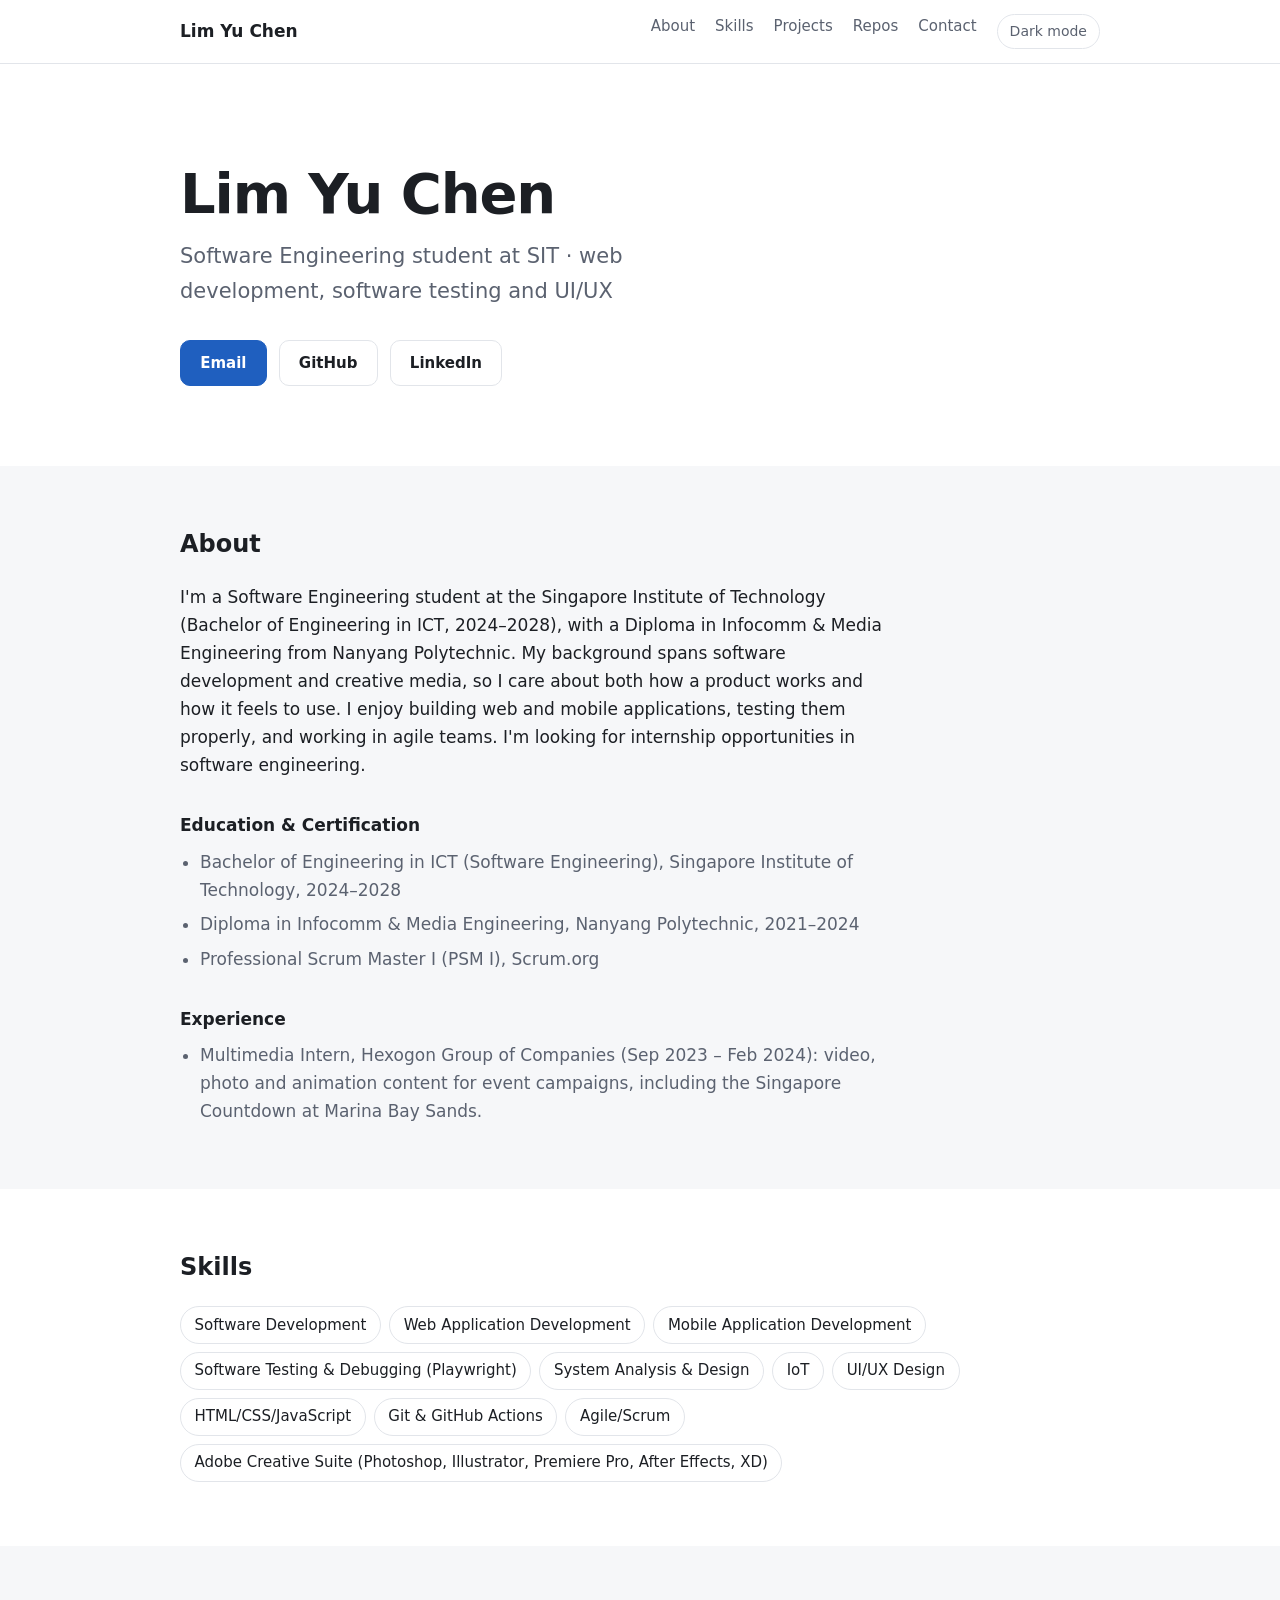
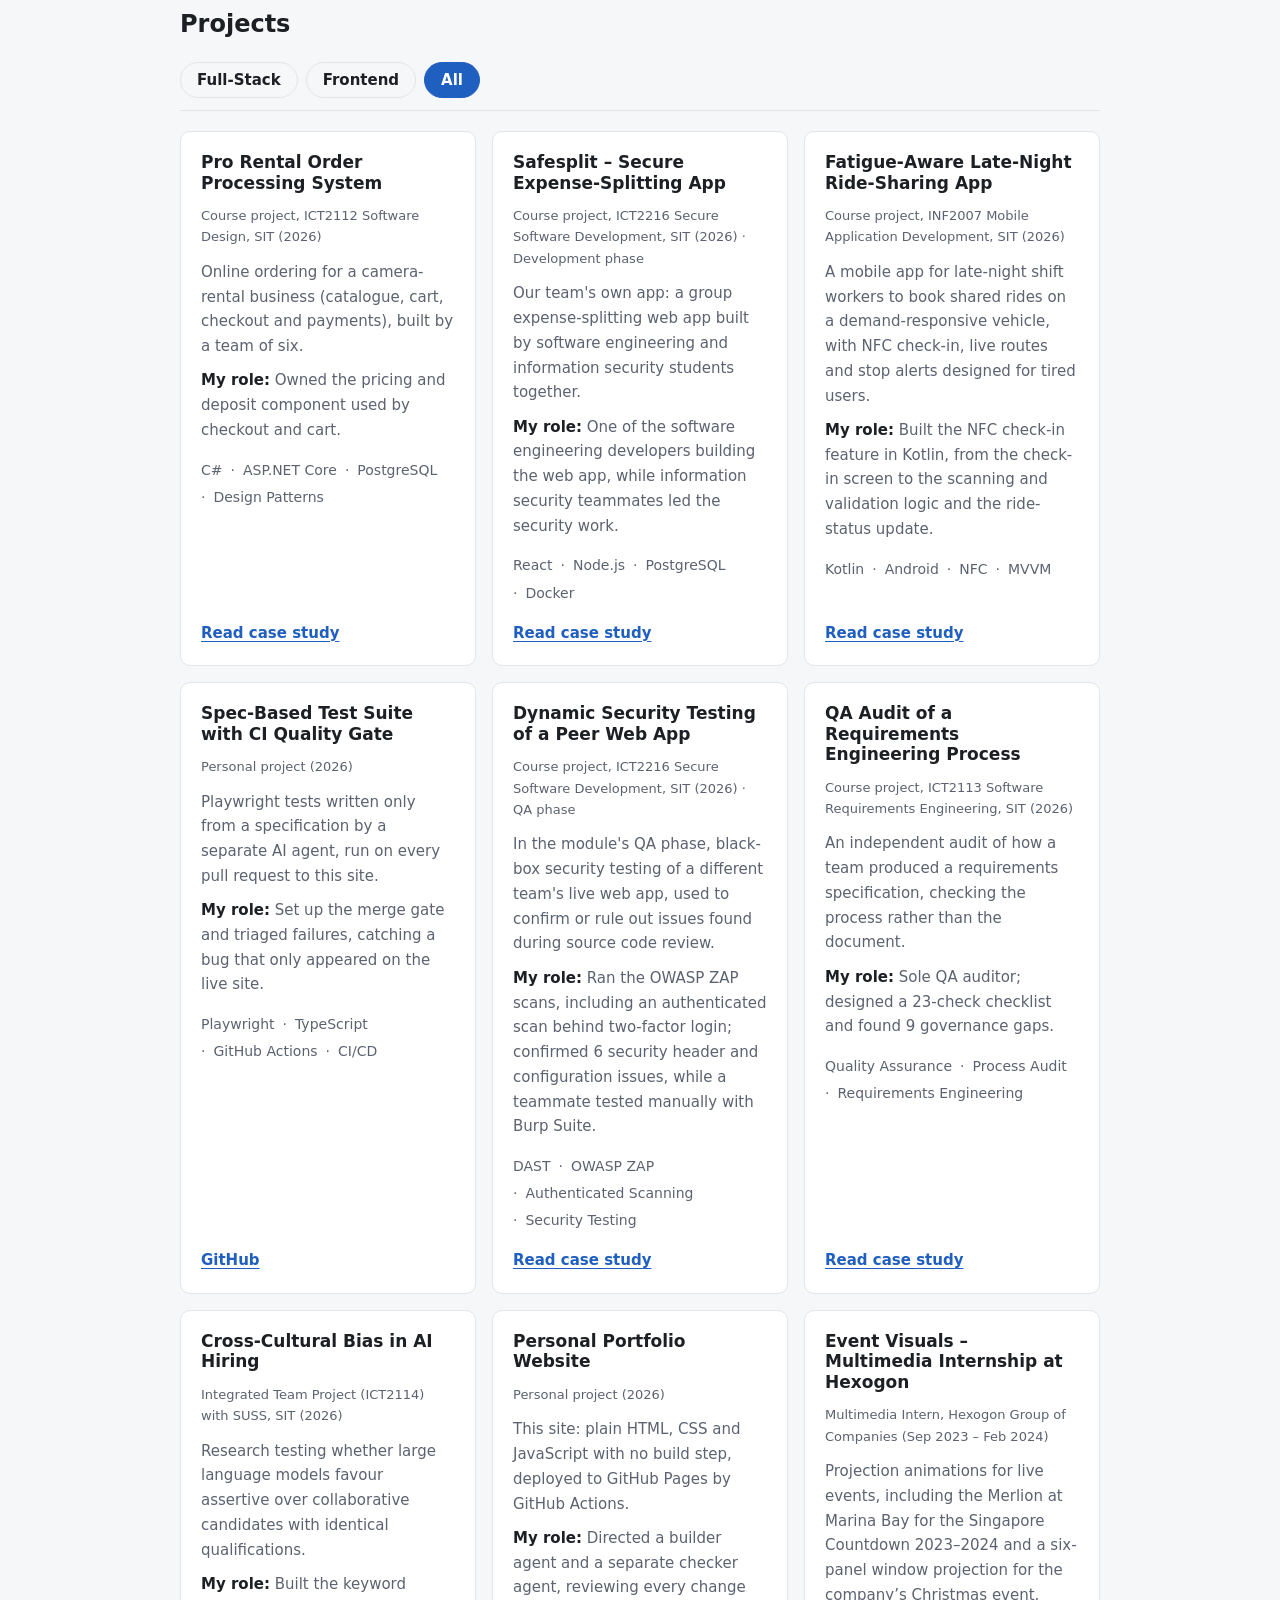
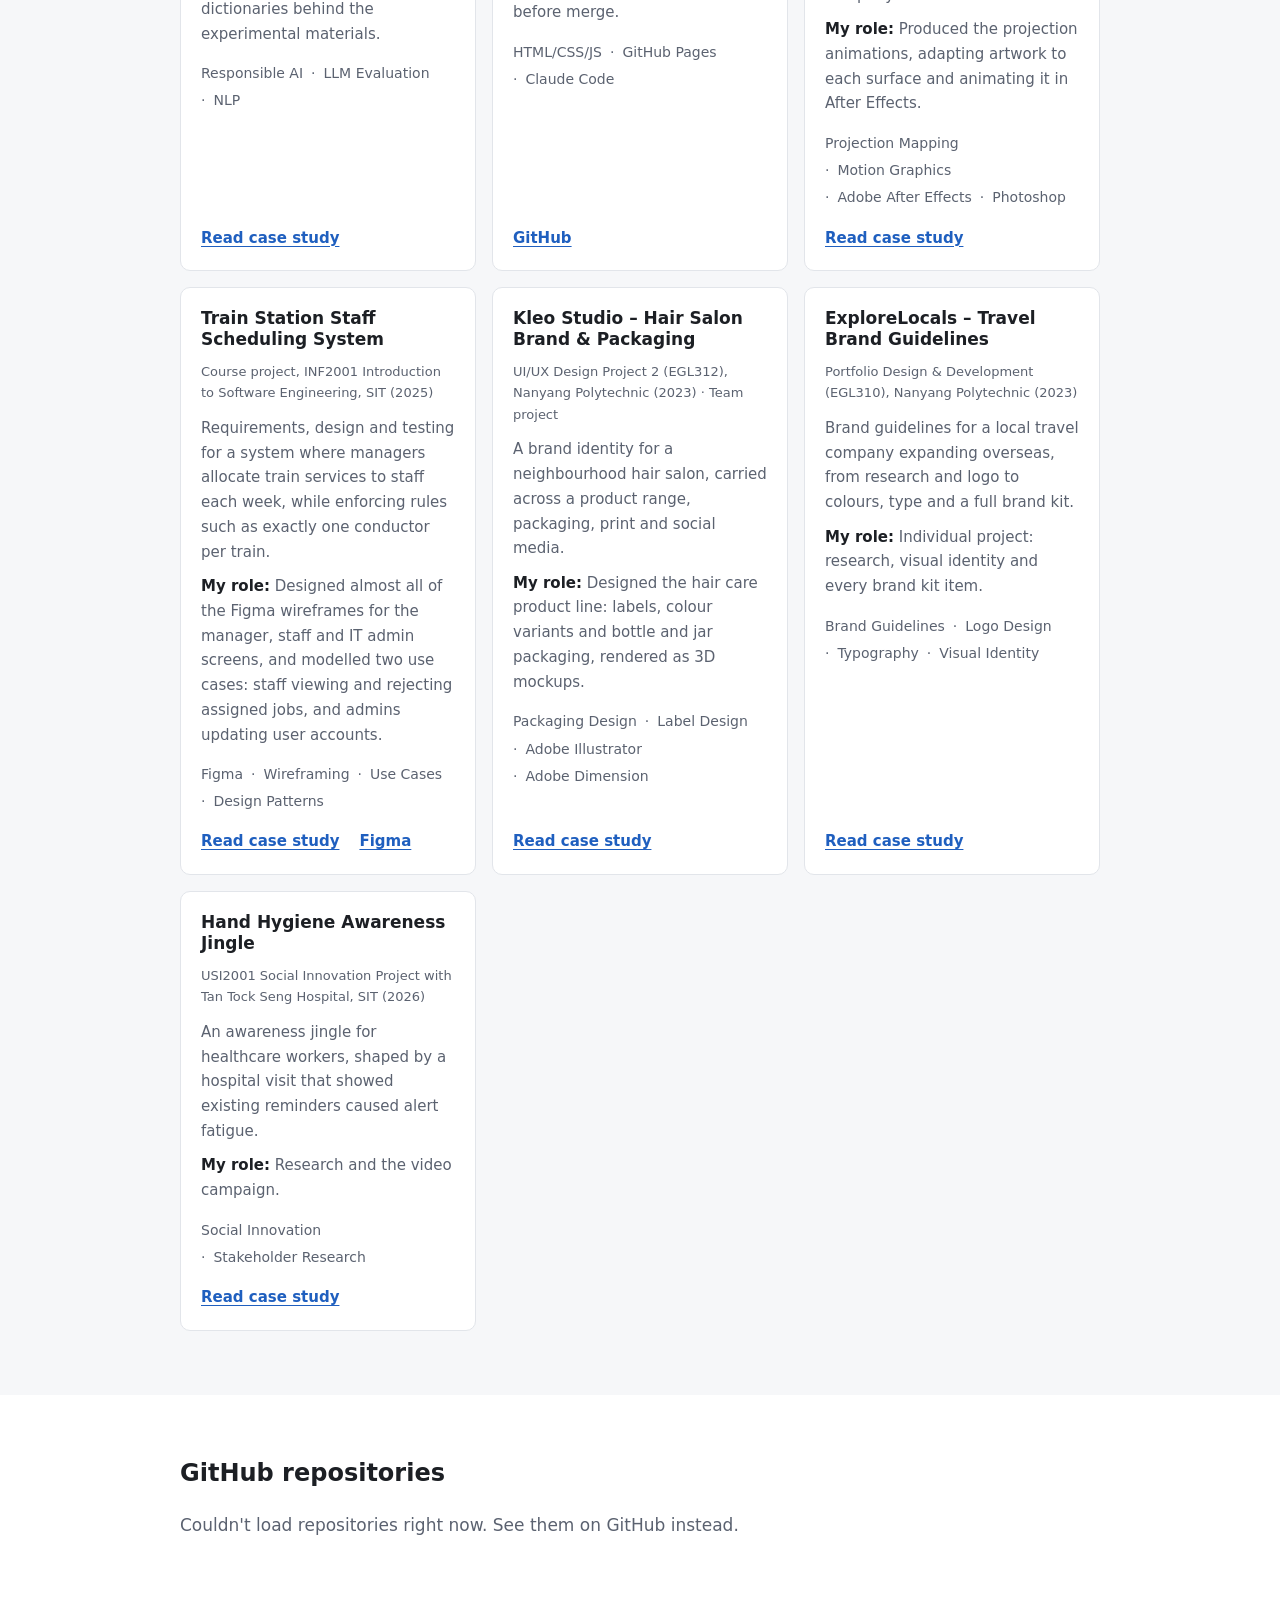
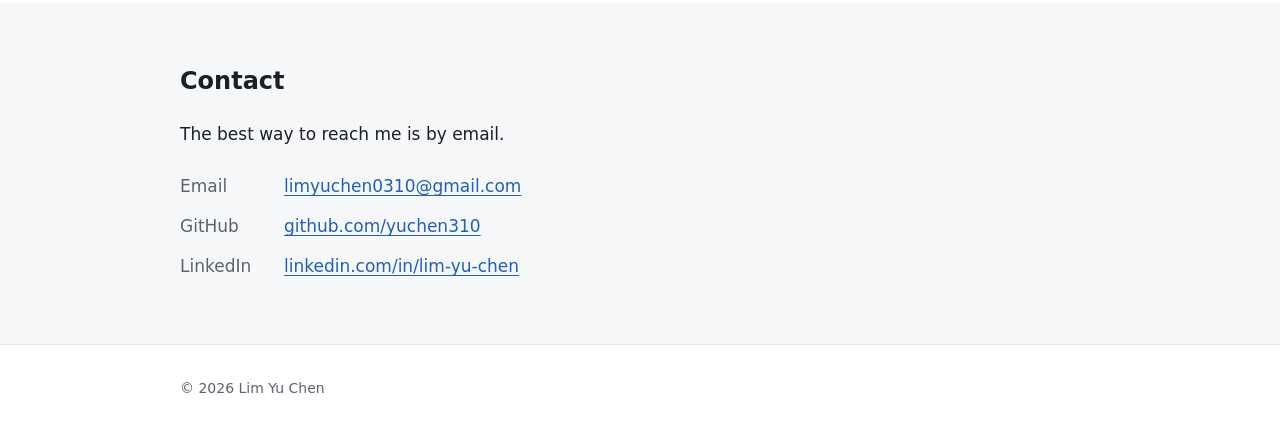
<file: public/index.html>
<!doctype html>


<html lang="en">
<head>
  <meta charset="utf-8">
  <meta name="viewport" content="width=device-width, initial-scale=1">
  <title>Lim Yu Chen | Portfolio</title>
  <meta name="description" content="Lim Yu Chen – Software Engineering student at SIT. Web development, software testing and UI/UX.">
  <link rel="stylesheet" href="styles.css">
</head>
<body>
  <script>
    // Apply the theme before first paint to avoid a flash of the wrong colours.
    (function () {
      var stored = null;
      try { stored = sessionStorage.getItem("theme"); } catch (e) {}
      var dark = stored ? stored === "dark" : matchMedia("(prefers-color-scheme: dark)").matches;
      document.body.classList.toggle("dark", dark);
    })();
  </script>
  <header class="site-header">
    <nav class="container nav" aria-label="Main">
      <a class="nav-name" href="#hero">Lim Yu Chen</a>
      <ul class="nav-links">
        <li><a href="#about">About</a></li>
        <li><a href="#skills">Skills</a></li>
        <li><a href="#projects">Projects</a></li>
        <li><a href="#repos">Repos</a></li>
        <li><a href="#contact">Contact</a></li>
        <li><button type="button" class="theme-toggle" id="theme-toggle" aria-pressed="false">Dark mode</button></li>
      </ul>
    </nav>
  </header>

  <main>
    <section id="hero" class="hero">
      <div class="container">
        <h1>Lim Yu Chen</h1>
        <p class="tagline">Software Engineering student at SIT · web development, software testing and UI/UX</p>
        <ul class="link-row">
          <li><a class="button button-primary" href="mailto:limyuchen0310@gmail.com">Email</a></li>
          <li><a class="button" href="https://github.com/yuchen310" target="_blank" rel="noopener">GitHub</a></li>
          <li><a class="button" href="https://www.linkedin.com/in/lim-yu-chen/" target="_blank" rel="noopener">LinkedIn</a></li>
        </ul>
      </div>
    </section>

    <section id="about">
      <div class="container">
        <h2>About</h2>
        <p class="prose">I'm a Software Engineering student at the Singapore Institute of Technology (Bachelor of Engineering in ICT, 2024–2028), with a Diploma in Infocomm &amp; Media Engineering from Nanyang Polytechnic. My background spans software development and creative media, so I care about both how a product works and how it feels to use. I enjoy building web and mobile applications, testing them properly, and working in agile teams. I'm looking for internship opportunities in software engineering.</p>

        <h3 class="subheading">Education &amp; Certification</h3>
        <ul class="detail-list">
          <li>Bachelor of Engineering in ICT (Software Engineering), Singapore Institute of Technology, 2024–2028</li>
          <li>Diploma in Infocomm &amp; Media Engineering, Nanyang Polytechnic, 2021–2024</li>
          <li>Professional Scrum Master I (PSM I), Scrum.org</li>
        </ul>

        <h3 class="subheading">Experience</h3>
        <ul class="detail-list">
          <li>Multimedia Intern, Hexogon Group of Companies (Sep 2023 – Feb 2024): video, photo and animation content for event campaigns, including the Singapore Countdown at Marina Bay Sands.</li>
        </ul>
      </div>
    </section>

    <section id="skills">
      <div class="container">
        <h2>Skills</h2>
        <ul class="tags">
          <li>Software Development</li>
          <li>Web Application Development</li>
          <li>Mobile Application Development</li>
          <li>Software Testing &amp; Debugging (Playwright)</li>
          <li>System Analysis &amp; Design</li>
          <li>IoT</li>
          <li>UI/UX Design</li>
          <li>HTML/CSS/JavaScript</li>
          <li>Git &amp; GitHub Actions</li>
          <li>Agile/Scrum</li>
          <li>Adobe Creative Suite (Photoshop, Illustrator, Premiere Pro, After Effects, XD)</li>
        </ul>
      </div>
    </section>

    <section id="projects">
      <div class="container">
        <h2>Projects</h2>

        <div class="project-tabs" role="tablist" aria-label="Project tracks" hidden>
          <button type="button" class="project-tab" role="tab" id="tab-full-stack" data-track="fullstack" data-hash="full-stack" aria-selected="false" aria-controls="projects-panel" tabindex="-1">Full-Stack</button>
          <button type="button" class="project-tab" role="tab" id="tab-frontend" data-track="frontend" data-hash="frontend" aria-selected="false" aria-controls="projects-panel" tabindex="-1">Frontend</button>
          <button type="button" class="project-tab" role="tab" id="tab-all" data-track="all" data-hash="all" aria-selected="true" aria-controls="projects-panel">All</button>
        </div>

        <div class="project-panel" id="projects-panel">
          <ul class="card-grid project-grid">
            <li class="card project-card" data-tracks="fullstack" data-fullstack-order="1">
              <h3>Pro Rental Order Processing System</h3>
              <p class="card-context">Course project, ICT2112 Software Design, SIT (2026)</p>
              <p class="card-summary">Online ordering for a camera-rental business (catalogue, cart, checkout and payments), built by a team of six.</p>
              <p class="card-role"><strong>My role:</strong> Owned the pricing and deposit component used by checkout and cart.</p>
              <ul class="card-meta" aria-label="Topics">
                <li>C#</li>
                <li>ASP.NET Core</li>
                <li>PostgreSQL</li>
                <li>Design Patterns</li>
              </ul>
              <div class="card-links">
                <a class="card-link" href="pro-rental.html">Read case study</a>
              </div>
            </li>
            <li class="card project-card" data-tracks="fullstack frontend" data-fullstack-order="2" data-frontend-order="6">
              <h3>Safesplit – Secure Expense-Splitting App</h3>
              <p class="card-context">Course project, ICT2216 Secure Software Development, SIT (2026) · Development phase</p>
              <p class="card-summary">Our team's own app: a group expense-splitting web app built by software engineering and information security students together.</p>
              <!-- TODO: replace with the specific feature built, as one of the software engineering developers -->
              <p class="card-role"><strong>My role:</strong> One of the software engineering developers building the web app, while information security teammates led the security work.</p>
              <ul class="card-meta" aria-label="Topics">
                <li>React</li>
                <li>Node.js</li>
                <li>PostgreSQL</li>
                <li>Docker</li>
              </ul>
              <div class="card-links">
                <a class="card-link" href="safesplit.html">Read case study</a>
              </div>
            </li>
            <li class="card project-card" data-tracks="fullstack" data-fullstack-order="3">
              <h3>Fatigue-Aware Late-Night Ride-Sharing App</h3>
              <p class="card-context">Course project, INF2007 Mobile Application Development, SIT (2026)</p>
              <p class="card-summary">A mobile app for late-night shift workers to book shared rides on a demand-responsive vehicle, with NFC check-in, live routes and stop alerts designed for tired users.</p>
              <p class="card-role"><strong>My role:</strong> Built the NFC check-in feature in Kotlin, from the check-in screen to the scanning and validation logic and the ride-status update.</p>
              <ul class="card-meta" aria-label="Topics">
                <li>Kotlin</li>
                <li>Android</li>
                <li>NFC</li>
                <li>MVVM</li>
              </ul>
              <div class="card-links">
                <a class="card-link" href="night-ride.html">Read case study</a>
              </div>
            </li>
            <li class="card project-card" data-tracks="fullstack frontend" data-fullstack-order="4" data-frontend-order="7">
              <h3>Spec-Based Test Suite with CI Quality Gate</h3>
              <p class="card-context">Personal project (2026)</p>
              <p class="card-summary">Playwright tests written only from a specification by a separate AI agent, run on every pull request to this site.</p>
              <p class="card-role"><strong>My role:</strong> Set up the merge gate and triaged failures, catching a bug that only appeared on the live site.</p>
              <ul class="card-meta" aria-label="Topics">
                <li>Playwright</li>
                <li>TypeScript</li>
                <li>GitHub Actions</li>
                <li>CI/CD</li>
              </ul>
              <div class="card-links">
                <a class="card-link" href="https://github.com/yuchen310/yuchen-site-tests" target="_blank" rel="noopener">GitHub</a>
              </div>
            </li>
            <li class="card project-card" data-tracks="fullstack" data-fullstack-order="5">
              <h3>Dynamic Security Testing of a Peer Web App</h3>
              <p class="card-context">Course project, ICT2216 Secure Software Development, SIT (2026) · QA phase</p>
              <p class="card-summary">In the module's QA phase, black-box security testing of a different team's live web app, used to confirm or rule out issues found during source code review.</p>
              <p class="card-role"><strong>My role:</strong> Ran the OWASP ZAP scans, including an authenticated scan behind two-factor login; confirmed 6 security header and configuration issues, while a teammate tested manually with Burp Suite.</p>
              <ul class="card-meta" aria-label="Topics">
                <li>DAST</li>
                <li>OWASP ZAP</li>
                <li>Authenticated Scanning</li>
                <li>Security Testing</li>
              </ul>
              <div class="card-links">
                <a class="card-link" href="dast.html">Read case study</a>
              </div>
            </li>
            <li class="card project-card" data-tracks="fullstack" data-fullstack-order="6">
              <h3>QA Audit of a Requirements Engineering Process</h3>
              <p class="card-context">Course project, ICT2113 Software Requirements Engineering, SIT (2026)</p>
              <p class="card-summary">An independent audit of how a team produced a requirements specification, checking the process rather than the document.</p>
              <p class="card-role"><strong>My role:</strong> Sole QA auditor; designed a 23-check checklist and found 9 governance gaps.</p>
              <ul class="card-meta" aria-label="Topics">
                <li>Quality Assurance</li>
                <li>Process Audit</li>
                <li>Requirements Engineering</li>
              </ul>
              <div class="card-links">
                <a class="card-link" href="qa-audit.html">Read case study</a>
              </div>
            </li>
            <li class="card project-card" data-tracks="fullstack" data-fullstack-order="7">
              <h3>Cross-Cultural Bias in AI Hiring</h3>
              <p class="card-context">Integrated Team Project (ICT2114) with SUSS, SIT (2026)</p>
              <p class="card-summary">Research testing whether large language models favour assertive over collaborative candidates with identical qualifications.</p>
              <p class="card-role"><strong>My role:</strong> Built the keyword dictionaries behind the experimental materials.</p>
              <ul class="card-meta" aria-label="Topics">
                <li>Responsible AI</li>
                <li>LLM Evaluation</li>
                <li>NLP</li>
              </ul>
              <div class="card-links">
                <a class="card-link" href="ai-hiring.html">Read case study</a>
              </div>
            </li>
            <li class="card project-card" data-tracks="fullstack frontend" data-fullstack-order="8" data-frontend-order="5">
              <h3>Personal Portfolio Website</h3>
              <p class="card-context">Personal project (2026)</p>
              <p class="card-summary">This site: plain HTML, CSS and JavaScript with no build step, deployed to GitHub Pages by GitHub Actions.</p>
              <p class="card-role"><strong>My role:</strong> Directed a builder agent and a separate checker agent, reviewing every change before merge.</p>
              <ul class="card-meta" aria-label="Topics">
                <li>HTML/CSS/JS</li>
                <li>GitHub Pages</li>
                <li>Claude Code</li>
              </ul>
              <div class="card-links">
                <a class="card-link" href="https://github.com/yuchen310/yuchen-site" target="_blank" rel="noopener">GitHub</a>
              </div>
            </li>
            <li class="card project-card" data-tracks="frontend" data-frontend-order="1">
              <h3>Event Visuals – Multimedia Internship at Hexogon</h3>
              <p class="card-context">Multimedia Intern, Hexogon Group of Companies (Sep 2023 – Feb 2024)</p>
              <p class="card-summary">Projection animations for live events, including the Merlion at Marina Bay for the Singapore Countdown 2023–2024 and a six-panel window projection for the company’s Christmas event.</p>
              <p class="card-role"><strong>My role:</strong> Produced the projection animations, adapting artwork to each surface and animating it in After Effects.</p>
              <ul class="card-meta" aria-label="Topics">
                <li>Projection Mapping</li>
                <li>Motion Graphics</li>
                <li>Adobe After Effects</li>
                <li>Photoshop</li>
              </ul>
              <div class="card-links">
                <a class="card-link" href="hexogon.html">Read case study</a>
              </div>
            </li>
            <li class="card project-card" data-tracks="frontend" data-frontend-order="2">
              <h3>Train Station Staff Scheduling System</h3>
              <p class="card-context">Course project, INF2001 Introduction to Software Engineering, SIT (2025)</p>
              <p class="card-summary">Requirements, design and testing for a system where managers allocate train services to staff each week, while enforcing rules such as exactly one conductor per train.</p>
              <p class="card-role"><strong>My role:</strong> Designed almost all of the Figma wireframes for the manager, staff and IT admin screens, and modelled two use cases: staff viewing and rejecting assigned jobs, and admins updating user accounts.</p>
              <ul class="card-meta" aria-label="Topics">
                <li>Figma</li>
                <li>Wireframing</li>
                <li>Use Cases</li>
                <li>Design Patterns</li>
              </ul>
              <div class="card-links">
                <a class="card-link" href="scheduling.html">Read case study</a>
                <a class="card-link" href="https://www.figma.com/design/fdSWLuWIiKrwcCBHg0YOWa/ISE-Train-and-Employee-management" target="_blank" rel="noopener noreferrer">Figma</a>
              </div>
            </li>
            <li class="card project-card" data-tracks="frontend" data-frontend-order="3">
              <h3>Kleo Studio – Hair Salon Brand &amp; Packaging</h3>
              <p class="card-context">UI/UX Design Project 2 (EGL312), Nanyang Polytechnic (2023) · Team project</p>
              <p class="card-summary">A brand identity for a neighbourhood hair salon, carried across a product range, packaging, print and social media.</p>
              <p class="card-role"><strong>My role:</strong> Designed the hair care product line: labels, colour variants and bottle and jar packaging, rendered as 3D mockups.</p>
              <ul class="card-meta" aria-label="Topics">
                <li>Packaging Design</li>
                <li>Label Design</li>
                <li>Adobe Illustrator</li>
                <li>Adobe Dimension</li>
              </ul>
              <div class="card-links">
                <a class="card-link" href="kleo-studio.html">Read case study</a>
              </div>
            </li>
            <li class="card project-card" data-tracks="frontend" data-frontend-order="4">
              <h3>ExploreLocals – Travel Brand Guidelines</h3>
              <p class="card-context">Portfolio Design &amp; Development (EGL310), Nanyang Polytechnic (2023)</p>
              <p class="card-summary">Brand guidelines for a local travel company expanding overseas, from research and logo to colours, type and a full brand kit.</p>
              <p class="card-role"><strong>My role:</strong> Individual project: research, visual identity and every brand kit item.</p>
              <ul class="card-meta" aria-label="Topics">
                <li>Brand Guidelines</li>
                <li>Logo Design</li>
                <li>Typography</li>
                <li>Visual Identity</li>
              </ul>
              <div class="card-links">
                <a class="card-link" href="explorelocals.html">Read case study</a>
              </div>
            </li>
            <li class="card project-card" data-tracks="frontend" data-frontend-order="8">
              <h3>Hand Hygiene Awareness Jingle</h3>
              <p class="card-context">USI2001 Social Innovation Project with Tan Tock Seng Hospital, SIT (2026)</p>
              <p class="card-summary">An awareness jingle for healthcare workers, shaped by a hospital visit that showed existing reminders caused alert fatigue.</p>
              <p class="card-role"><strong>My role:</strong> Research and the video campaign.</p>
              <ul class="card-meta" aria-label="Topics">
                <li>Social Innovation</li>
                <li>Stakeholder Research</li>
              </ul>
              <div class="card-links">
                <a class="card-link" href="hand-hygiene.html">Read case study</a>
              </div>
            </li>
          </ul>
        </div>
      </div>
    </section>

    <section id="repos">
      <div class="container">
        <h2>GitHub repositories</h2>
        <p class="status" id="repos-status" role="status">Loading repositories…</p>
        <ul class="card-grid" id="repos-list"></ul>
      </div>
    </section>

    <section id="contact">
      <div class="container">
        <h2>Contact</h2>
        <p class="prose">The best way to reach me is by email.</p>
        <ul class="contact-list">
          <li><span>Email</span> <a href="mailto:limyuchen0310@gmail.com">limyuchen0310@gmail.com</a></li>
          <li><span>GitHub</span> <a href="https://github.com/yuchen310" target="_blank" rel="noopener">github.com/yuchen310</a></li>
          <li><span>LinkedIn</span> <a href="https://www.linkedin.com/in/lim-yu-chen/" target="_blank" rel="noopener">linkedin.com/in/lim-yu-chen</a></li>
        </ul>
      </div>
    </section>
  </main>

  <button type="button" class="back-to-top" id="back-to-top" aria-label="Back to top" hidden>↑ Top</button>

  <footer class="site-footer">
    <div class="container">
      <p>© <span id="year">2026</span> Lim Yu Chen</p>
    </div>
  </footer>

  <script src="script.js"></script>
</body>
</html>
</file>
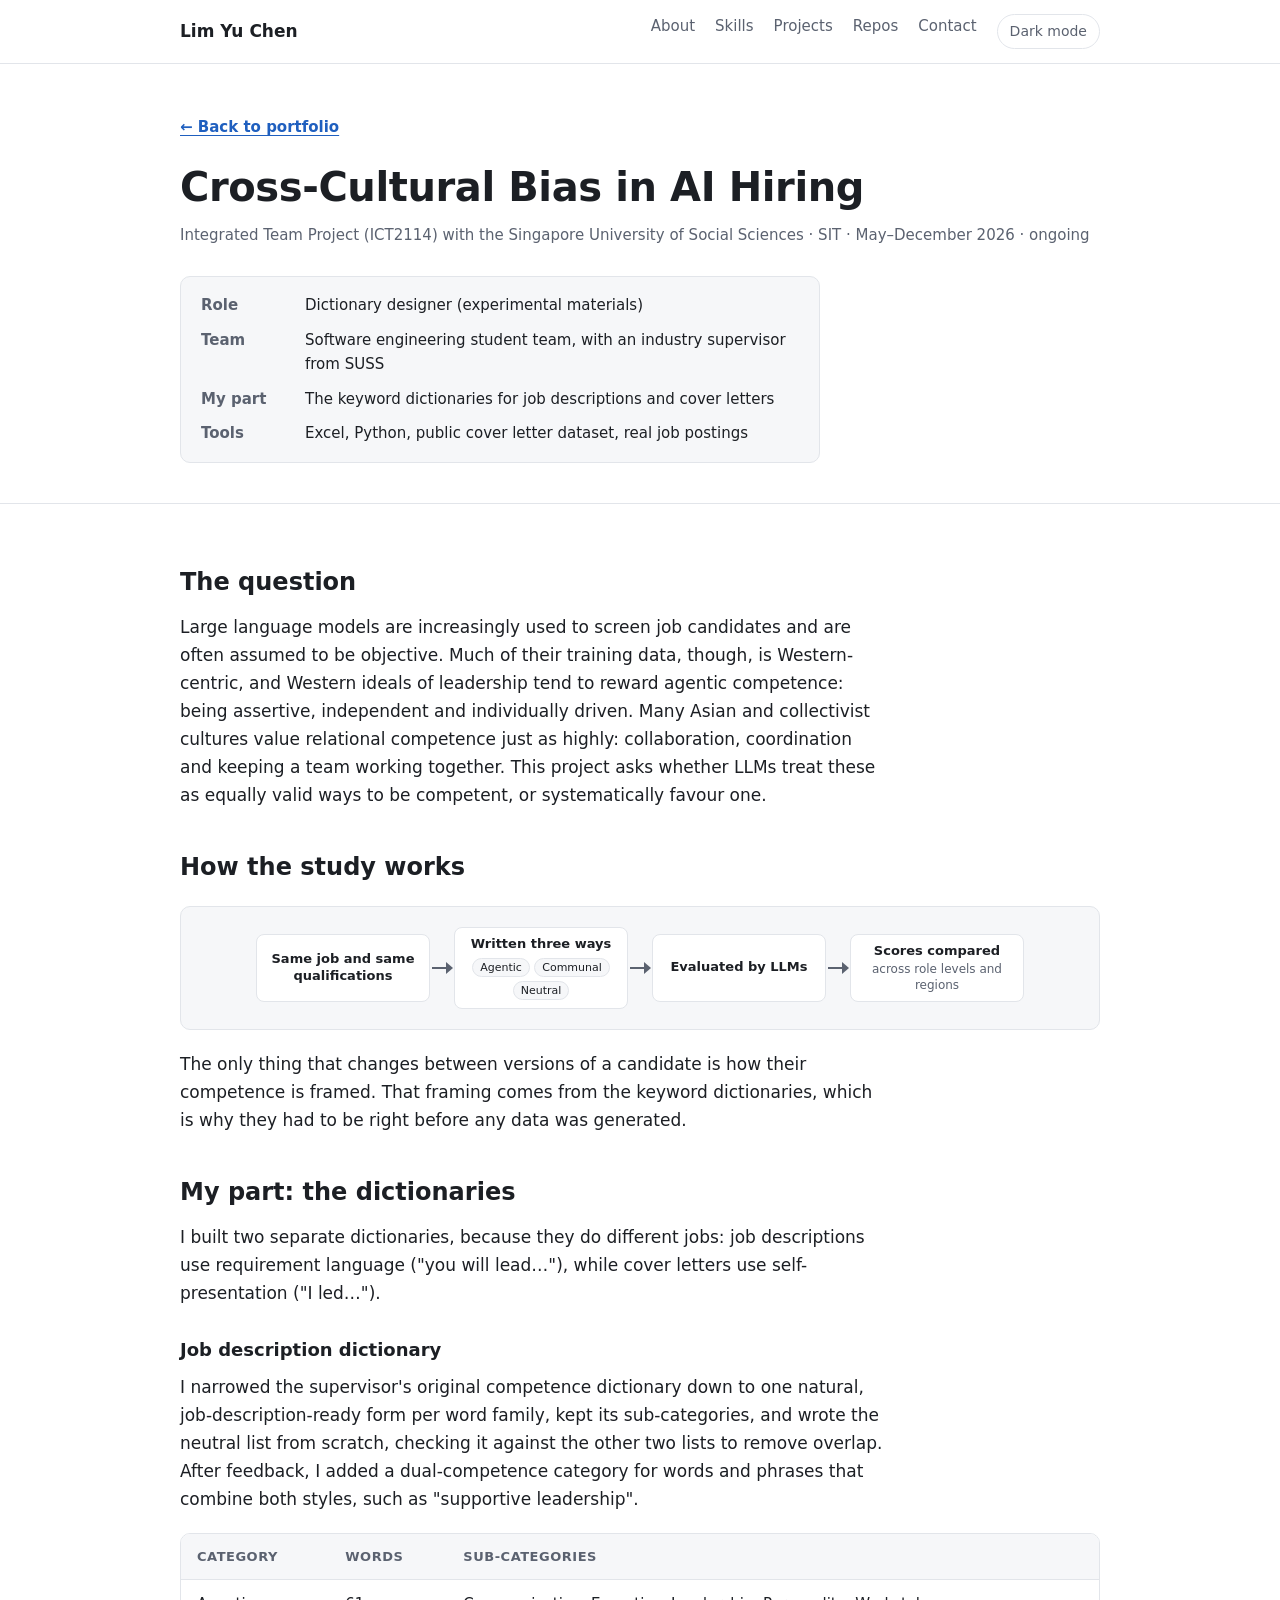
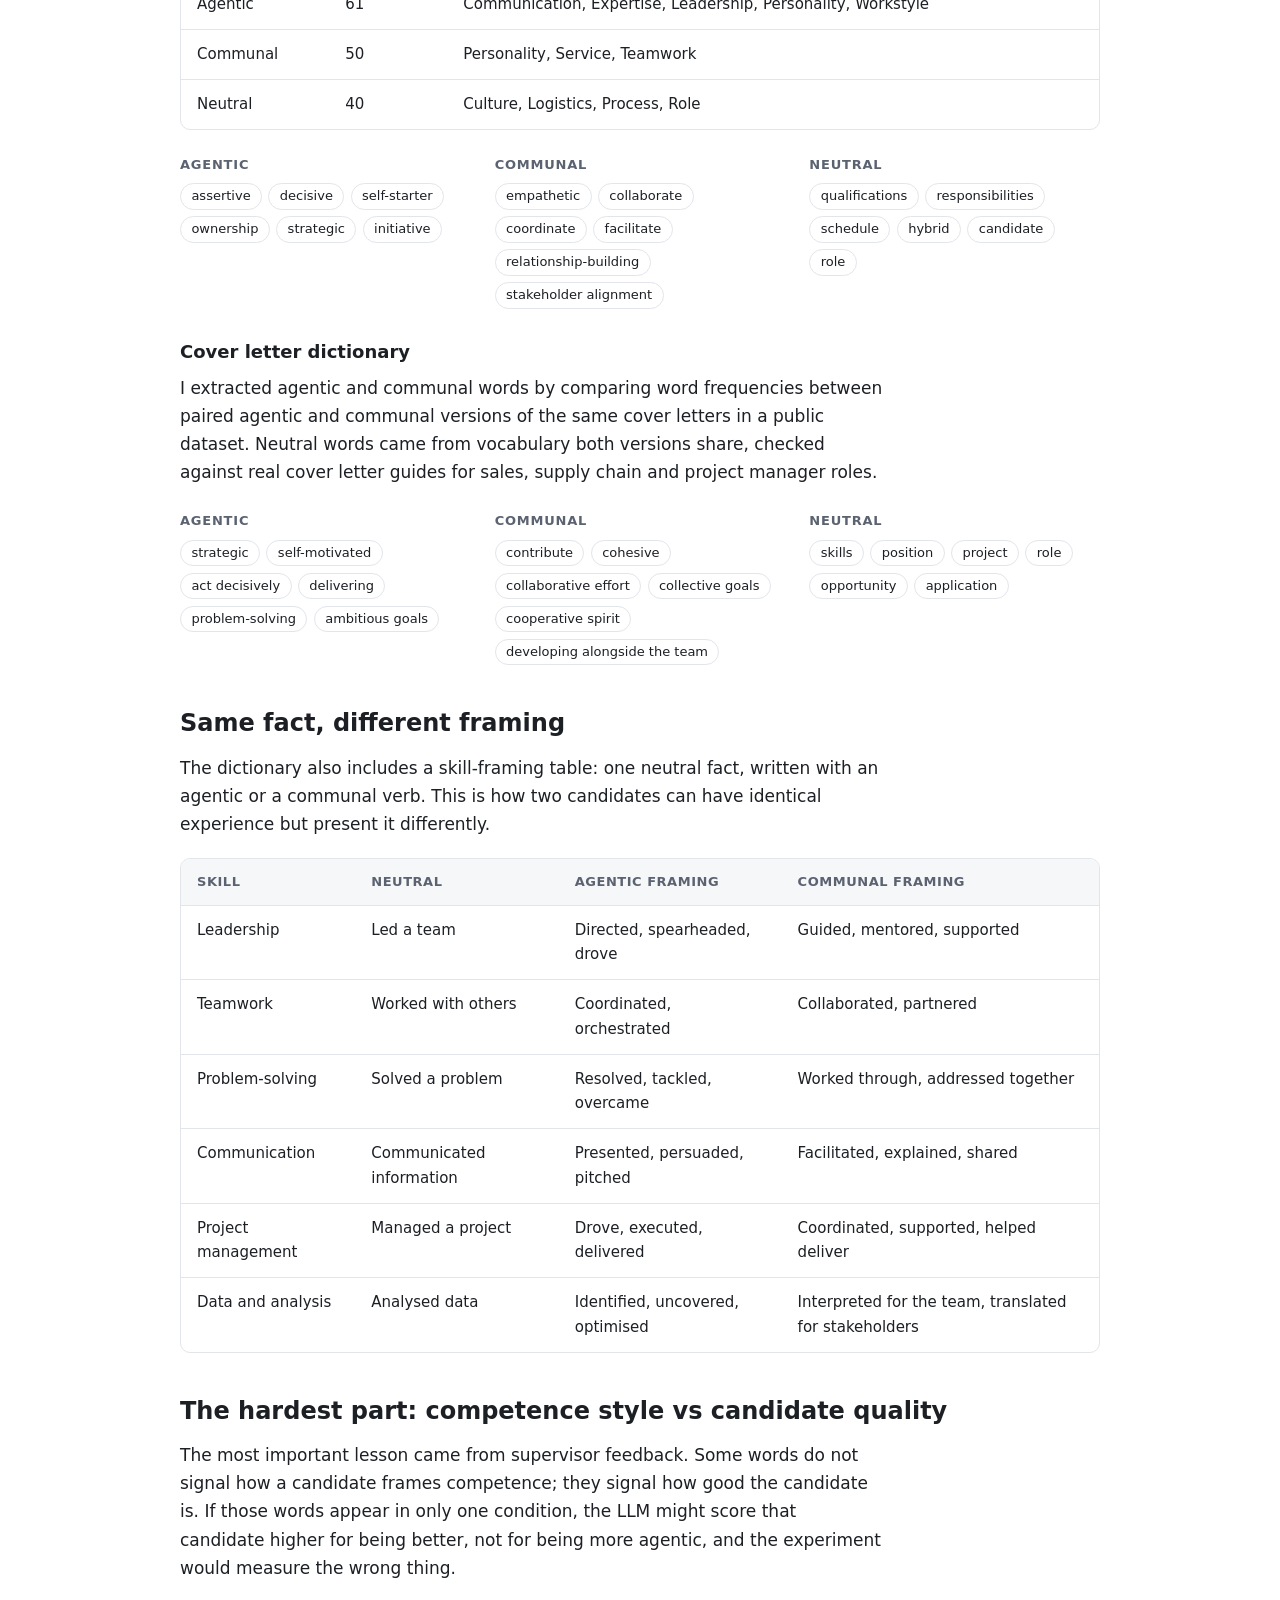
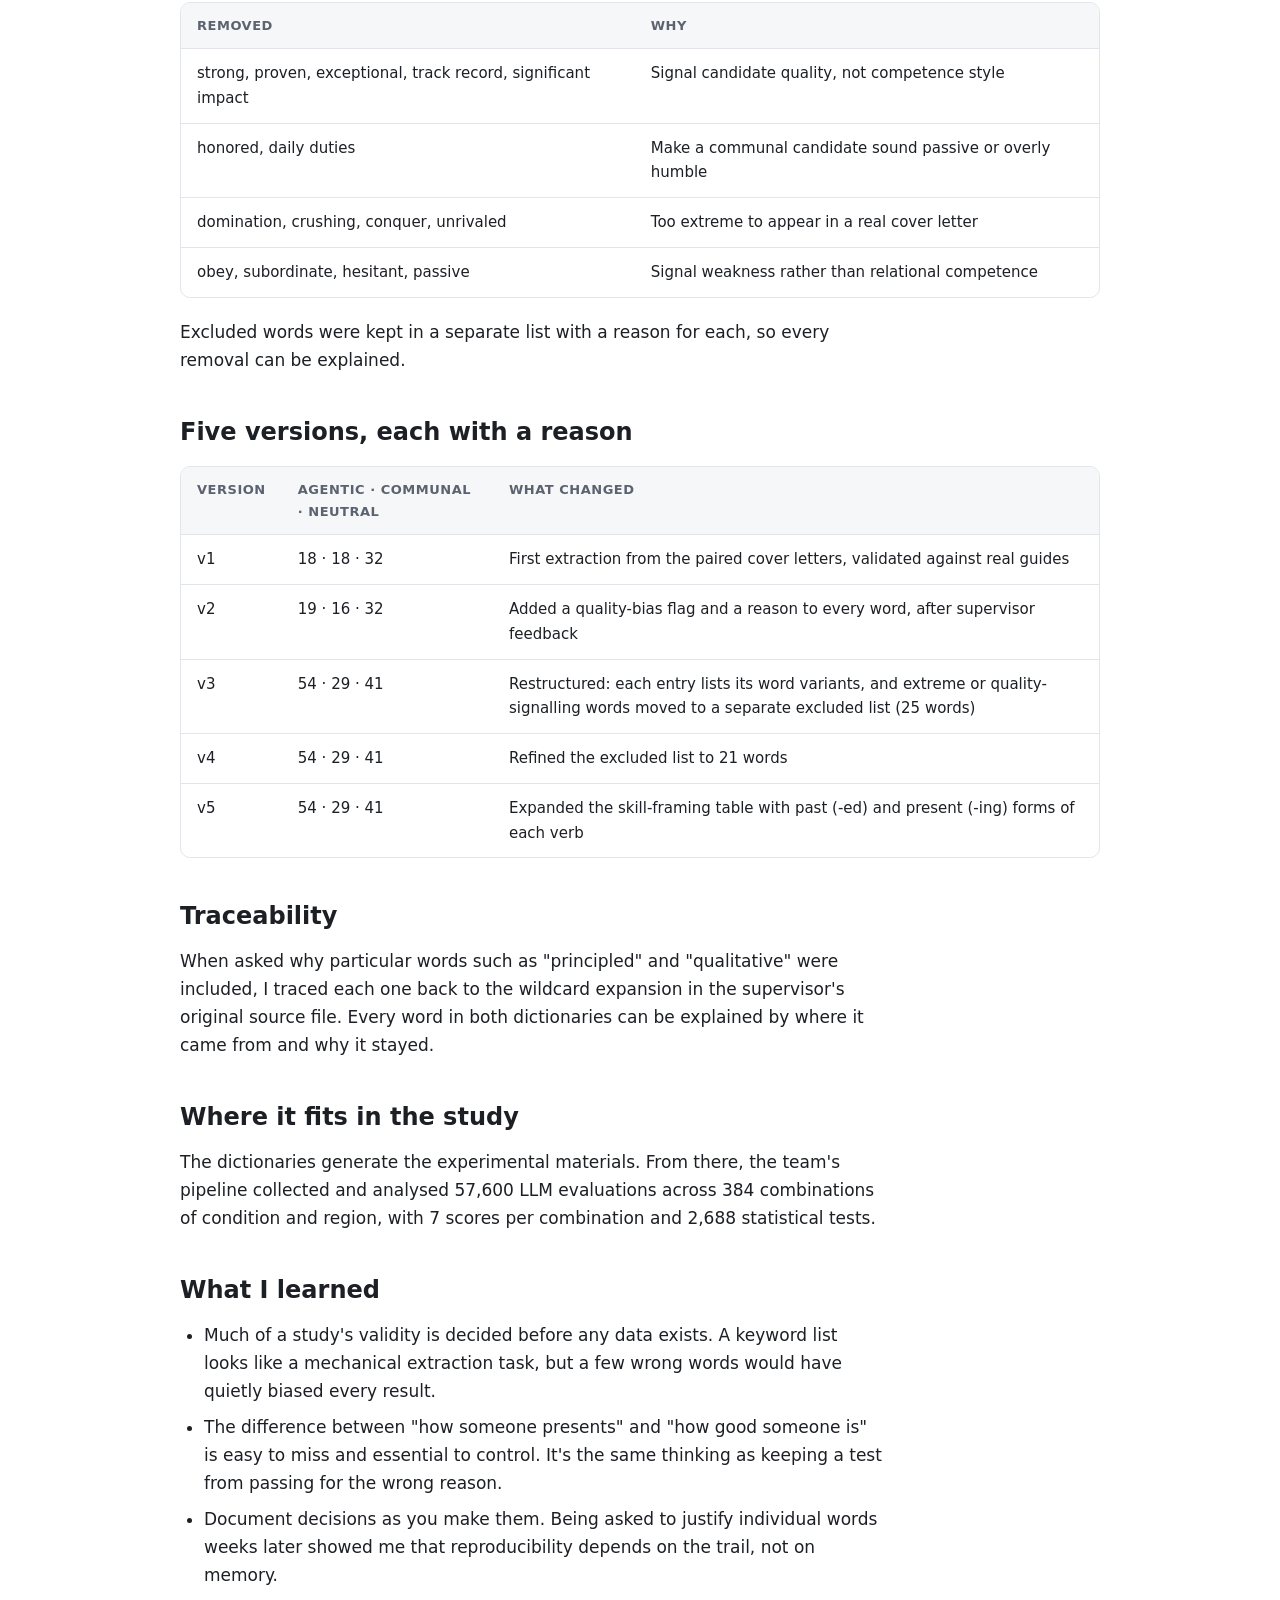
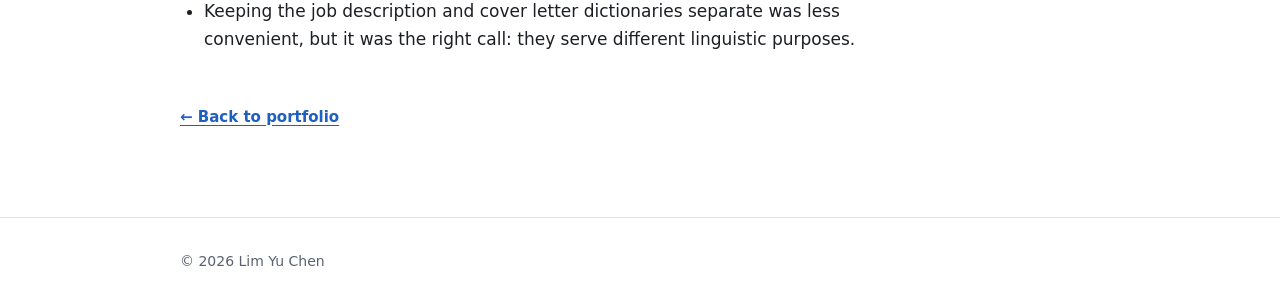
<file: public/ai-hiring.html>
<!doctype html>
<html lang="en">
<head>
  <meta charset="utf-8">
  <meta name="viewport" content="width=device-width, initial-scale=1">
  <title>Cross-Cultural Bias in AI Hiring | Lim Yu Chen</title>
  <meta name="description" content="Case study: designing the keyword dictionaries behind an experiment testing whether LLMs favour agentic over communal framing of the same candidate.">
  <link rel="stylesheet" href="styles.css">
</head>
<body>
  <script>
    // Apply the theme before first paint to avoid a flash of the wrong colours.
    (function () {
      var stored = null;
      try { stored = sessionStorage.getItem("theme"); } catch (e) {}
      var dark = stored ? stored === "dark" : matchMedia("(prefers-color-scheme: dark)").matches;
      document.body.classList.toggle("dark", dark);
    })();
  </script>
  <header class="site-header">
    <nav class="container nav" aria-label="Main">
      <a class="nav-name" href="index.html#hero">Lim Yu Chen</a>
      <ul class="nav-links">
        <li><a href="index.html#about">About</a></li>
        <li><a href="index.html#skills">Skills</a></li>
        <li><a href="index.html#projects">Projects</a></li>
        <li><a href="index.html#repos">Repos</a></li>
        <li><a href="index.html#contact">Contact</a></li>
        <li><button type="button" class="theme-toggle" id="theme-toggle" aria-pressed="false">Dark mode</button></li>
      </ul>
    </nav>
  </header>

  <main>
    <section id="hero" class="case-hero">
      <div class="container">
        <a class="back-link" href="index.html#projects">← Back to portfolio</a>
        <h1>Cross-Cultural Bias in AI Hiring</h1>
        <p class="case-meta">Integrated Team Project (ICT2114) with the Singapore University of Social Sciences · SIT · May–December 2026 · ongoing</p>

        <dl class="at-a-glance" aria-label="At a glance">
          <div>
            <dt>Role</dt>
            <dd>Dictionary designer (experimental materials)</dd>
          </div>
          <div>
            <dt>Team</dt>
            <dd>Software engineering student team, with an industry supervisor from SUSS</dd>
          </div>
          <div>
            <dt>My part</dt>
            <dd>The keyword dictionaries for job descriptions and cover letters</dd>
          </div>
          <div>
            <dt>Tools</dt>
            <dd>Excel, Python, public cover letter dataset, real job postings</dd>
          </div>
        </dl>
      </div>
    </section>

    <section class="case-study">
      <div class="container">
        <h2>The question</h2>
        <p class="prose">Large language models are increasingly used to screen job candidates and are often assumed to be objective. Much of their training data, though, is Western-centric, and Western ideals of leadership tend to reward agentic competence: being assertive, independent and individually driven. Many Asian and collectivist cultures value relational competence just as highly: collaboration, coordination and keeping a team working together. This project asks whether LLMs treat these as equally valid ways to be competent, or systematically favour one.</p>

        <h2>How the study works</h2>
        <figure class="flow-diagram">
          <ol class="flow flow-center" aria-label="Study design: the same job and qualifications, written three ways (agentic, communal, neutral), evaluated by LLMs, with scores compared across role levels and regions">
            <li class="flow-step"><span class="flow-box">Same job and same qualifications</span></li>
            <li class="flow-step">
              <span class="flow-box">Written three ways
                <span class="flow-pills"><span>Agentic</span><span>Communal</span><span>Neutral</span></span>
              </span>
            </li>
            <li class="flow-step"><span class="flow-box">Evaluated by LLMs</span></li>
            <li class="flow-step"><span class="flow-box">Scores compared <small>across role levels and regions</small></span></li>
          </ol>
        </figure>
        <p class="prose">The only thing that changes between versions of a candidate is how their competence is framed. That framing comes from the keyword dictionaries, which is why they had to be right before any data was generated.</p>

        <h2>My part: the dictionaries</h2>
        <p class="prose">I built two separate dictionaries, because they do different jobs: job descriptions use requirement language ("you will lead…"), while cover letters use self-presentation ("I led…").</p>

        <h3>Job description dictionary</h3>
        <p class="prose">I narrowed the supervisor's original competence dictionary down to one natural, job-description-ready form per word family, kept its sub-categories, and wrote the neutral list from scratch, checking it against the other two lists to remove overlap. After feedback, I added a dual-competence category for words and phrases that combine both styles, such as "supportive leadership".</p>

        <div class="table-scroll" role="region" aria-label="Job description dictionary categories" tabindex="0">
          <table class="checklist compare-table">
            <thead>
              <tr>
                <th scope="col">Category</th>
                <th scope="col">Words</th>
                <th scope="col">Sub-categories</th>
              </tr>
            </thead>
            <tbody>
              <tr>
                <td>Agentic</td>
                <td>61</td>
                <td>Communication, Expertise, Leadership, Personality, Workstyle</td>
              </tr>
              <tr>
                <td>Communal</td>
                <td>50</td>
                <td>Personality, Service, Teamwork</td>
              </tr>
              <tr>
                <td>Neutral</td>
                <td>40</td>
                <td>Culture, Logistics, Process, Role</td>
              </tr>
            </tbody>
          </table>
        </div>

        <div class="word-samples" aria-label="Job description dictionary word samples">
          <div class="word-group">
            <p class="word-group-label">Agentic</p>
            <ul class="pill-list">
              <li>assertive</li><li>decisive</li><li>self-starter</li><li>ownership</li><li>strategic</li><li>initiative</li>
            </ul>
          </div>
          <div class="word-group">
            <p class="word-group-label">Communal</p>
            <ul class="pill-list">
              <li>empathetic</li><li>collaborate</li><li>coordinate</li><li>facilitate</li><li>relationship-building</li><li>stakeholder alignment</li>
            </ul>
          </div>
          <div class="word-group">
            <p class="word-group-label">Neutral</p>
            <ul class="pill-list">
              <li>qualifications</li><li>responsibilities</li><li>schedule</li><li>hybrid</li><li>candidate</li><li>role</li>
            </ul>
          </div>
        </div>

        <h3>Cover letter dictionary</h3>
        <p class="prose">I extracted agentic and communal words by comparing word frequencies between paired agentic and communal versions of the same cover letters in a public dataset. Neutral words came from vocabulary both versions share, checked against real cover letter guides for sales, supply chain and project manager roles.</p>

        <div class="word-samples" aria-label="Cover letter dictionary word samples">
          <div class="word-group">
            <p class="word-group-label">Agentic</p>
            <ul class="pill-list">
              <li>strategic</li><li>self-motivated</li><li>act decisively</li><li>delivering</li><li>problem-solving</li><li>ambitious goals</li>
            </ul>
          </div>
          <div class="word-group">
            <p class="word-group-label">Communal</p>
            <ul class="pill-list">
              <li>contribute</li><li>cohesive</li><li>collaborative effort</li><li>collective goals</li><li>cooperative spirit</li><li>developing alongside the team</li>
            </ul>
          </div>
          <div class="word-group">
            <p class="word-group-label">Neutral</p>
            <ul class="pill-list">
              <li>skills</li><li>position</li><li>project</li><li>role</li><li>opportunity</li><li>application</li>
            </ul>
          </div>
        </div>

        <h2>Same fact, different framing</h2>
        <p class="prose">The dictionary also includes a skill-framing table: one neutral fact, written with an agentic or a communal verb. This is how two candidates can have identical experience but present it differently.</p>

        <div class="table-scroll" role="region" aria-label="Skill framing" tabindex="0">
          <table class="checklist compare-table">
            <thead>
              <tr>
                <th scope="col">Skill</th>
                <th scope="col">Neutral</th>
                <th scope="col">Agentic framing</th>
                <th scope="col">Communal framing</th>
              </tr>
            </thead>
            <tbody>
              <tr>
                <td>Leadership</td>
                <td>Led a team</td>
                <td>Directed, spearheaded, drove</td>
                <td>Guided, mentored, supported</td>
              </tr>
              <tr>
                <td>Teamwork</td>
                <td>Worked with others</td>
                <td>Coordinated, orchestrated</td>
                <td>Collaborated, partnered</td>
              </tr>
              <tr>
                <td>Problem-solving</td>
                <td>Solved a problem</td>
                <td>Resolved, tackled, overcame</td>
                <td>Worked through, addressed together</td>
              </tr>
              <tr>
                <td>Communication</td>
                <td>Communicated information</td>
                <td>Presented, persuaded, pitched</td>
                <td>Facilitated, explained, shared</td>
              </tr>
              <tr>
                <td>Project management</td>
                <td>Managed a project</td>
                <td>Drove, executed, delivered</td>
                <td>Coordinated, supported, helped deliver</td>
              </tr>
              <tr>
                <td>Data and analysis</td>
                <td>Analysed data</td>
                <td>Identified, uncovered, optimised</td>
                <td>Interpreted for the team, translated for stakeholders</td>
              </tr>
            </tbody>
          </table>
        </div>

        <h2>The hardest part: competence style vs candidate quality</h2>
        <p class="prose">The most important lesson came from supervisor feedback. Some words do not signal how a candidate frames competence; they signal how good the candidate is. If those words appear in only one condition, the LLM might score that candidate higher for being better, not for being more agentic, and the experiment would measure the wrong thing.</p>

        <div class="table-scroll" role="region" aria-label="Removed words" tabindex="0">
          <table class="checklist compare-table">
            <thead>
              <tr>
                <th scope="col">Removed</th>
                <th scope="col">Why</th>
              </tr>
            </thead>
            <tbody>
              <tr>
                <td>strong, proven, exceptional, track record, significant impact</td>
                <td>Signal candidate quality, not competence style</td>
              </tr>
              <tr>
                <td>honored, daily duties</td>
                <td>Make a communal candidate sound passive or overly humble</td>
              </tr>
              <tr>
                <td>domination, crushing, conquer, unrivaled</td>
                <td>Too extreme to appear in a real cover letter</td>
              </tr>
              <tr>
                <td>obey, subordinate, hesitant, passive</td>
                <td>Signal weakness rather than relational competence</td>
              </tr>
            </tbody>
          </table>
        </div>
        <p class="prose">Excluded words were kept in a separate list with a reason for each, so every removal can be explained.</p>

        <h2>Five versions, each with a reason</h2>
        <div class="table-scroll" role="region" aria-label="Dictionary versions" tabindex="0">
          <table class="checklist compare-table">
            <thead>
              <tr>
                <th scope="col">Version</th>
                <th scope="col">Agentic · Communal · Neutral</th>
                <th scope="col">What changed</th>
              </tr>
            </thead>
            <tbody>
              <tr>
                <td>v1</td>
                <td>18 · 18 · 32</td>
                <td>First extraction from the paired cover letters, validated against real guides</td>
              </tr>
              <tr>
                <td>v2</td>
                <td>19 · 16 · 32</td>
                <td>Added a quality-bias flag and a reason to every word, after supervisor feedback</td>
              </tr>
              <tr>
                <td>v3</td>
                <td>54 · 29 · 41</td>
                <td>Restructured: each entry lists its word variants, and extreme or quality-signalling words moved to a separate excluded list (25 words)</td>
              </tr>
              <tr>
                <td>v4</td>
                <td>54 · 29 · 41</td>
                <td>Refined the excluded list to 21 words</td>
              </tr>
              <tr>
                <td>v5</td>
                <td>54 · 29 · 41</td>
                <td>Expanded the skill-framing table with past (-ed) and present (-ing) forms of each verb</td>
              </tr>
            </tbody>
          </table>
        </div>

        <h2>Traceability</h2>
        <p class="prose">When asked why particular words such as "principled" and "qualitative" were included, I traced each one back to the wildcard expansion in the supervisor's original source file. Every word in both dictionaries can be explained by where it came from and why it stayed.</p>

        <h2>Where it fits in the study</h2>
        <p class="prose">The dictionaries generate the experimental materials. From there, the team's pipeline collected and analysed 57,600 LLM evaluations across 384 combinations of condition and region, with 7 scores per combination and 2,688 statistical tests.</p>

        <h2>What I learned</h2>
        <ul class="prose-list">
          <li>Much of a study's validity is decided before any data exists. A keyword list looks like a mechanical extraction task, but a few wrong words would have quietly biased every result.</li>
          <li>The difference between "how someone presents" and "how good someone is" is easy to miss and essential to control. It's the same thinking as keeping a test from passing for the wrong reason.</li>
          <li>Document decisions as you make them. Being asked to justify individual words weeks later showed me that reproducibility depends on the trail, not on memory.</li>
          <li>Keeping the job description and cover letter dictionaries separate was less convenient, but it was the right call: they serve different linguistic purposes.</li>
        </ul>

        <p class="case-footer-link"><a class="back-link" href="index.html#projects">← Back to portfolio</a></p>
      </div>
    </section>
  </main>

  <button type="button" class="back-to-top" id="back-to-top" aria-label="Back to top" hidden>↑ Top</button>

  <footer class="site-footer">
    <div class="container">
      <p>© <span id="year">2026</span> Lim Yu Chen</p>
    </div>
  </footer>

  <script src="script.js"></script>
</body>
</html>
</file>
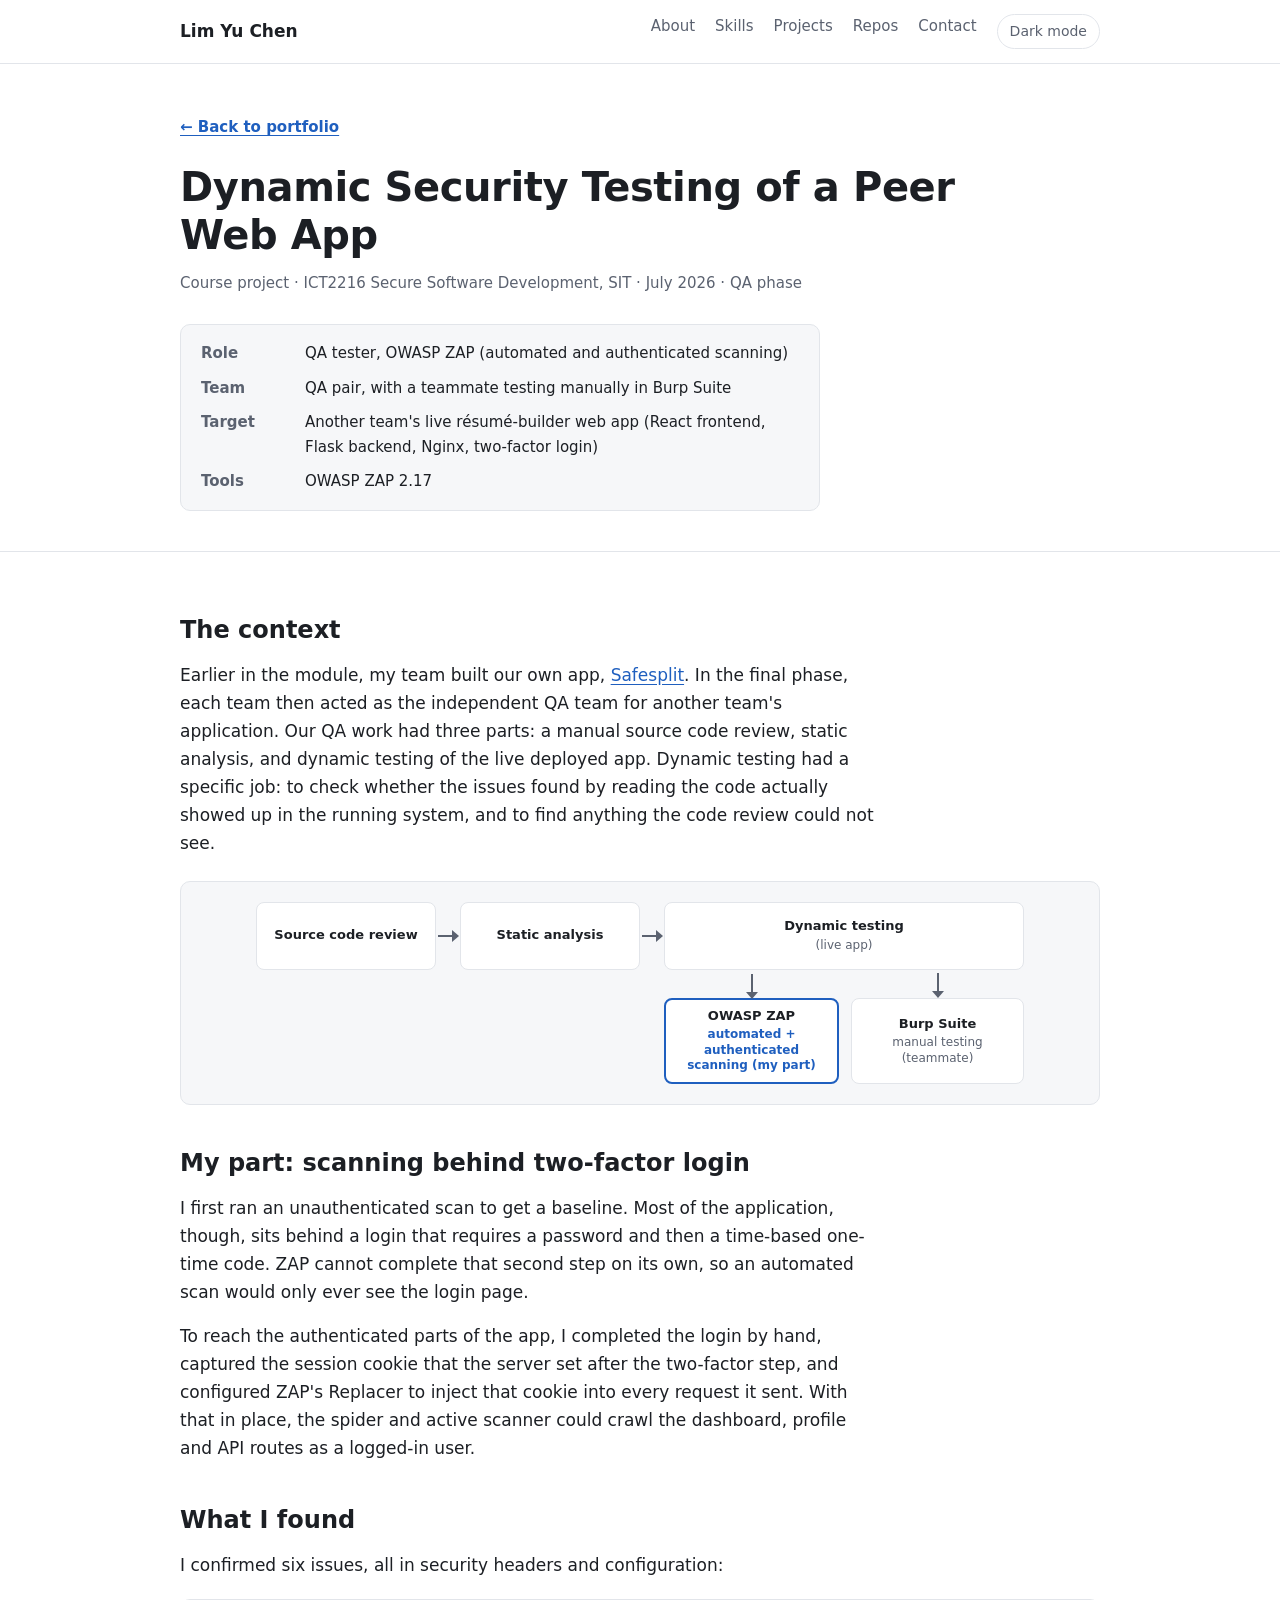
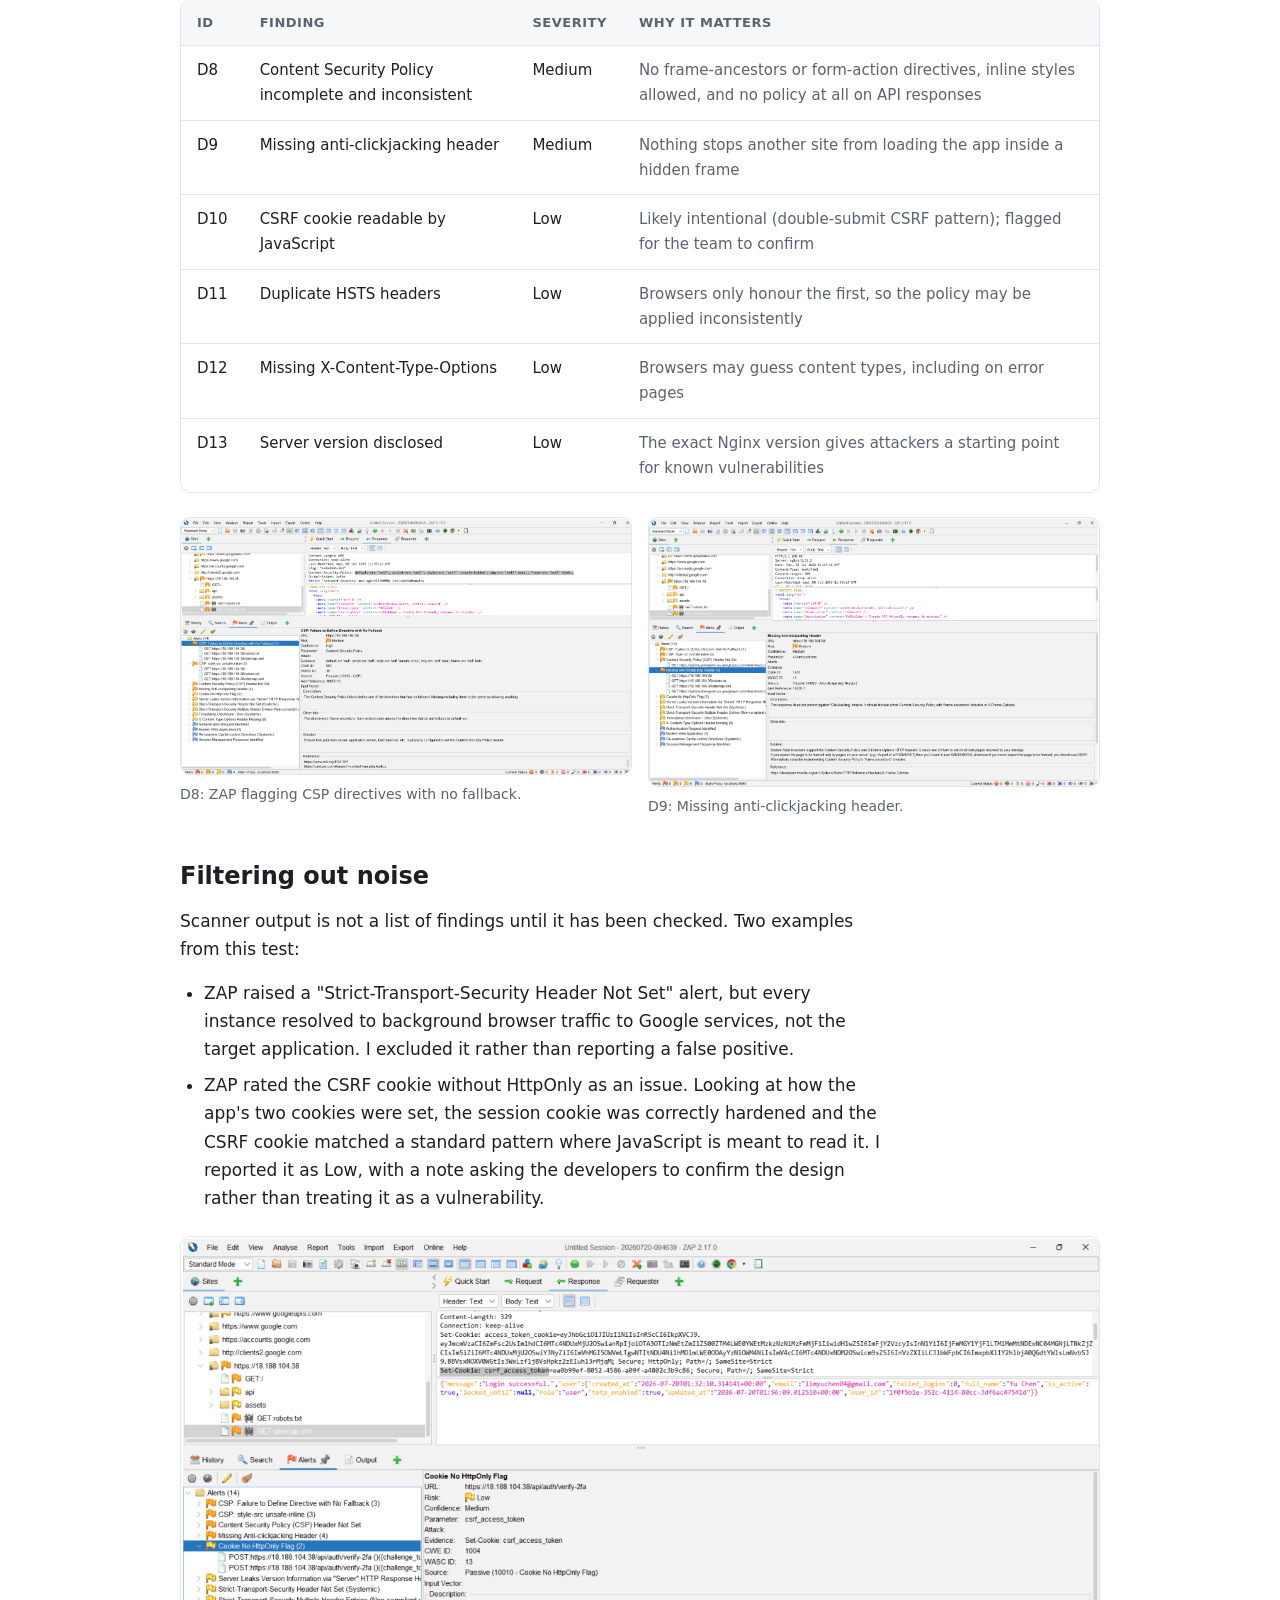
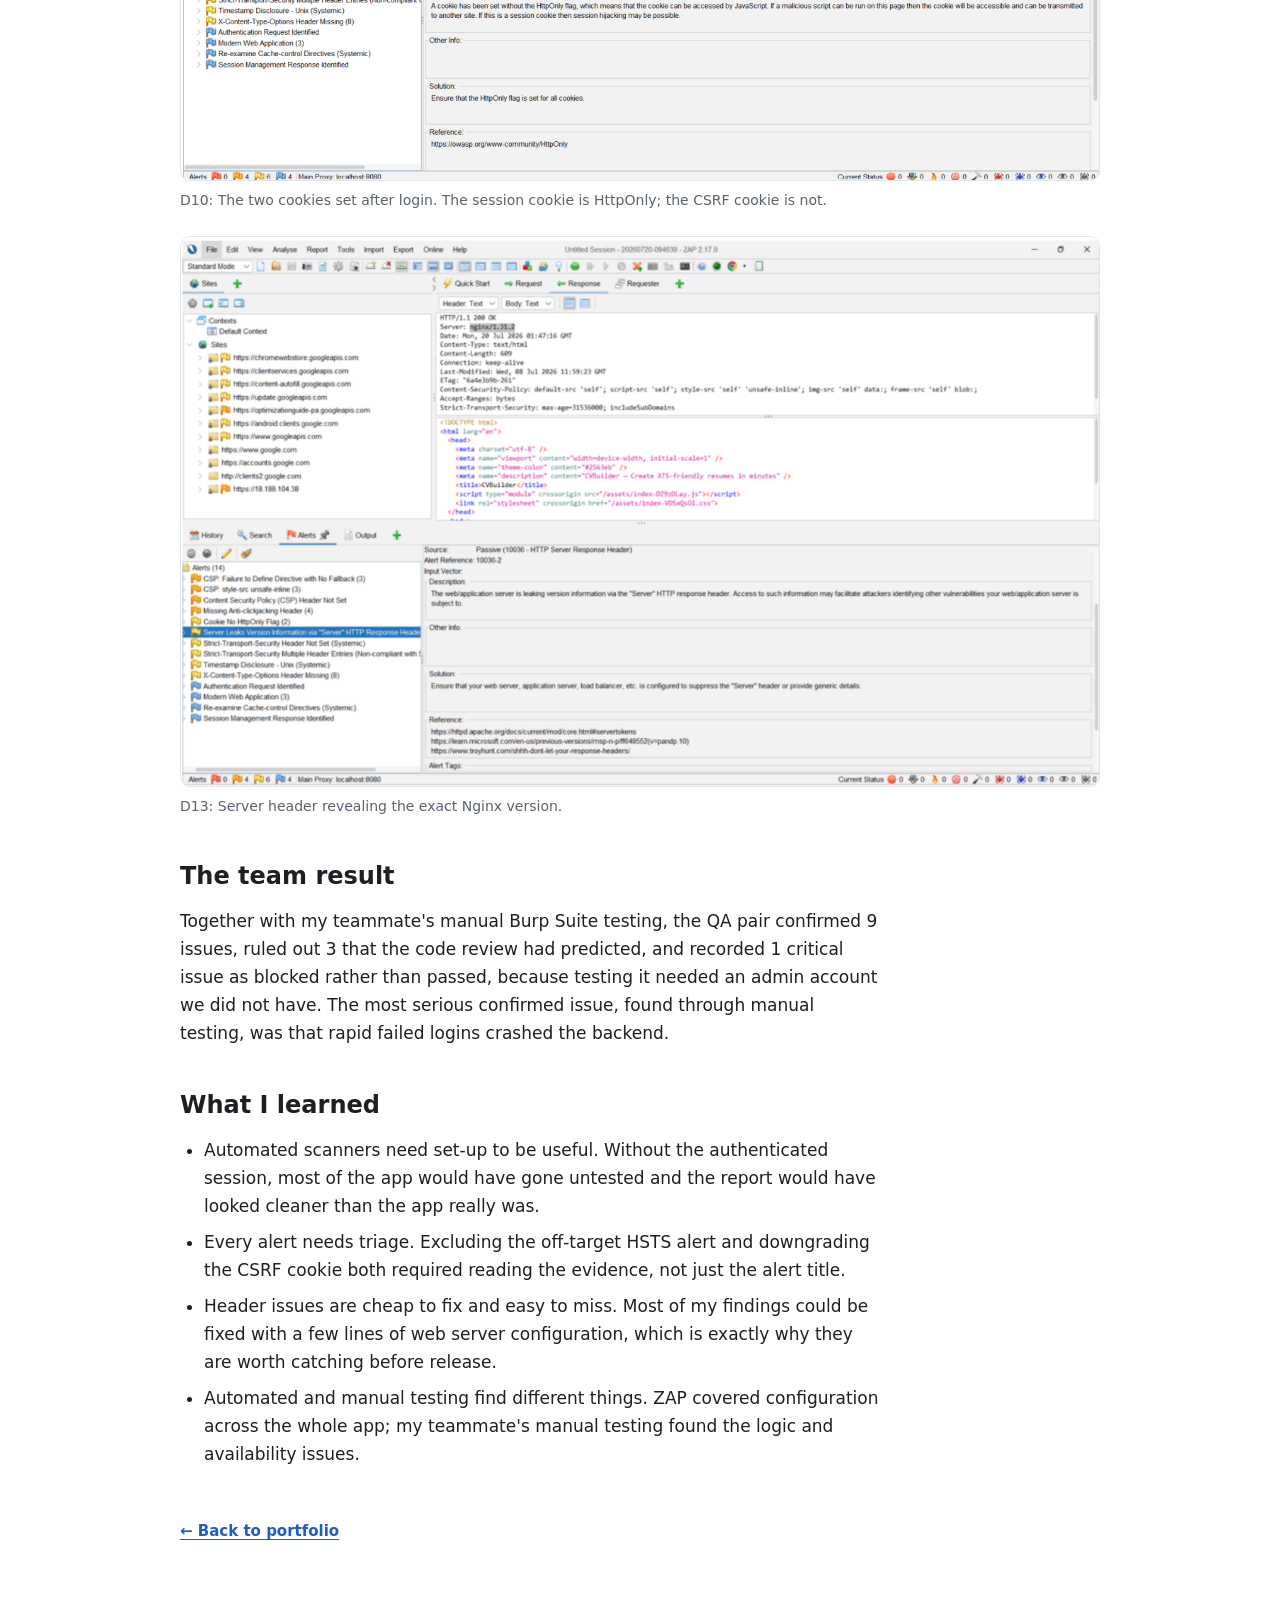
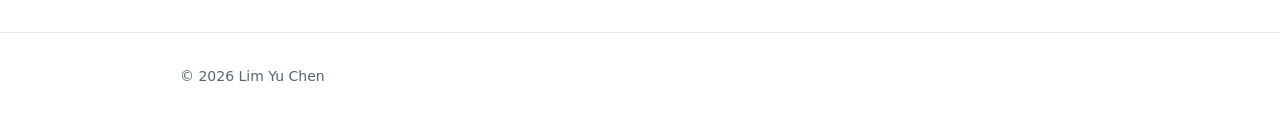
<file: public/dast.html>
<!doctype html>
<html lang="en">
<head>
  <meta charset="utf-8">
  <meta name="viewport" content="width=device-width, initial-scale=1">
  <title>Dynamic Security Testing of a Peer Web App | Lim Yu Chen</title>
  <meta name="description" content="Case study: authenticated OWASP ZAP scanning of another team's live web app behind two-factor login, with triage of the scanner's findings.">
  <link rel="stylesheet" href="styles.css">
</head>
<body>
  <script>
    // Apply the theme before first paint to avoid a flash of the wrong colours.
    (function () {
      var stored = null;
      try { stored = sessionStorage.getItem("theme"); } catch (e) {}
      var dark = stored ? stored === "dark" : matchMedia("(prefers-color-scheme: dark)").matches;
      document.body.classList.toggle("dark", dark);
    })();
  </script>
  <header class="site-header">
    <nav class="container nav" aria-label="Main">
      <a class="nav-name" href="index.html#hero">Lim Yu Chen</a>
      <ul class="nav-links">
        <li><a href="index.html#about">About</a></li>
        <li><a href="index.html#skills">Skills</a></li>
        <li><a href="index.html#projects">Projects</a></li>
        <li><a href="index.html#repos">Repos</a></li>
        <li><a href="index.html#contact">Contact</a></li>
        <li><button type="button" class="theme-toggle" id="theme-toggle" aria-pressed="false">Dark mode</button></li>
      </ul>
    </nav>
  </header>

  <main>
    <section id="hero" class="case-hero">
      <div class="container">
        <a class="back-link" href="index.html#projects">← Back to portfolio</a>
        <h1>Dynamic Security Testing of a Peer Web App</h1>
        <p class="case-meta">Course project · ICT2216 Secure Software Development, SIT · July 2026 · QA phase</p>

        <dl class="at-a-glance" aria-label="At a glance">
          <div>
            <dt>Role</dt>
            <dd>QA tester, OWASP ZAP (automated and authenticated scanning)</dd>
          </div>
          <div>
            <dt>Team</dt>
            <dd>QA pair, with a teammate testing manually in Burp Suite</dd>
          </div>
          <div>
            <dt>Target</dt>
            <dd>Another team's live résumé-builder web app (React frontend, Flask backend, Nginx, two-factor login)</dd>
          </div>
          <div>
            <dt>Tools</dt>
            <dd>OWASP ZAP 2.17</dd>
          </div>
        </dl>
      </div>
    </section>

    <section class="case-study">
      <div class="container">
        <h2>The context</h2>
        <p class="prose">Earlier in the module, my team built our own app, <a href="safesplit.html">Safesplit</a>. In the final phase, each team then acted as the independent QA team for another team's application. Our QA work had three parts: a manual source code review, static analysis, and dynamic testing of the live deployed app. Dynamic testing had a specific job: to check whether the issues found by reading the code actually showed up in the running system, and to find anything the code review could not see.</p>

        <figure class="flow-diagram">
          <ol class="flow flow-top" aria-label="QA work: source code review, then static analysis, then dynamic testing of the live app, split into OWASP ZAP automated and authenticated scanning (my part) and Burp Suite manual testing (teammate)">
            <li class="flow-step"><span class="flow-box">Source code review</span></li>
            <li class="flow-step"><span class="flow-box">Static analysis</span></li>
            <li class="flow-step flow-step-wide">
              <span class="flow-box">Dynamic testing <small>(live app)</small></span>
              <span class="flow-branches">
                <span class="flow-box flow-box-mine">OWASP ZAP <small>automated + authenticated scanning (my part)</small></span>
                <span class="flow-box">Burp Suite <small>manual testing (teammate)</small></span>
              </span>
            </li>
          </ol>
        </figure>

        <h2>My part: scanning behind two-factor login</h2>
        <p class="prose">I first ran an unauthenticated scan to get a baseline. Most of the application, though, sits behind a login that requires a password and then a time-based one-time code. ZAP cannot complete that second step on its own, so an automated scan would only ever see the login page.</p>
        <p class="prose">To reach the authenticated parts of the app, I completed the login by hand, captured the session cookie that the server set after the two-factor step, and configured ZAP's Replacer to inject that cookie into every request it sent. With that in place, the spider and active scanner could crawl the dashboard, profile and API routes as a logged-in user.</p>

        <h2>What I found</h2>
        <p class="prose">I confirmed six issues, all in security headers and configuration:</p>
        <div class="table-scroll" role="region" aria-label="Confirmed findings" tabindex="0">
          <table class="checklist">
            <thead>
              <tr>
                <th scope="col">ID</th>
                <th scope="col">Finding</th>
                <th scope="col">Severity</th>
                <th scope="col">Why it matters</th>
              </tr>
            </thead>
            <tbody>
              <tr>
                <td>D8</td>
                <td>Content Security Policy incomplete and inconsistent</td>
                <td>Medium</td>
                <td>No frame-ancestors or form-action directives, inline styles allowed, and no policy at all on API responses</td>
              </tr>
              <tr>
                <td>D9</td>
                <td>Missing anti-clickjacking header</td>
                <td>Medium</td>
                <td>Nothing stops another site from loading the app inside a hidden frame</td>
              </tr>
              <tr>
                <td>D10</td>
                <td>CSRF cookie readable by JavaScript</td>
                <td>Low</td>
                <td>Likely intentional (double-submit CSRF pattern); flagged for the team to confirm</td>
              </tr>
              <tr>
                <td>D11</td>
                <td>Duplicate HSTS headers</td>
                <td>Low</td>
                <td>Browsers only honour the first, so the policy may be applied inconsistently</td>
              </tr>
              <tr>
                <td>D12</td>
                <td>Missing X-Content-Type-Options</td>
                <td>Low</td>
                <td>Browsers may guess content types, including on error pages</td>
              </tr>
              <tr>
                <td>D13</td>
                <td>Server version disclosed</td>
                <td>Low</td>
                <td>The exact Nginx version gives attackers a starting point for known vulnerabilities</td>
              </tr>
            </tbody>
          </table>
        </div>

        <div class="screenshot-pair">
          <figure class="screenshot">
            <a href="img/dast/zap-csp.png" target="_blank" rel="noopener">
              <img src="img/dast/zap-csp.png" width="1411" height="800" loading="lazy"
                alt="OWASP ZAP with the alert 'CSP: Failure to Define Directive with No Fallback' selected, rated Medium risk. The response headers show a Content-Security-Policy with default-src, script-src, style-src including 'unsafe-inline', img-src and frame-src, and ZAP notes that frame-ancestors and form-action are missing.">
            </a>
            <figcaption>D8: ZAP flagging CSP directives with no fallback.</figcaption>
          </figure>
          <figure class="screenshot">
            <a href="img/dast/zap-clickjacking.png" target="_blank" rel="noopener">
              <img src="img/dast/zap-clickjacking.png" width="1295" height="771" loading="lazy"
                alt="OWASP ZAP with the alert 'Missing Anti-clickjacking Header' selected, rated Medium risk, on four URLs. The description says responses should include a Content-Security-Policy frame-ancestors directive or an X-Frame-Options header.">
            </a>
            <figcaption>D9: Missing anti-clickjacking header.</figcaption>
          </figure>
        </div>

        <h2>Filtering out noise</h2>
        <p class="prose">Scanner output is not a list of findings until it has been checked. Two examples from this test:</p>
        <ul class="prose-list">
          <li>ZAP raised a "Strict-Transport-Security Header Not Set" alert, but every instance resolved to background browser traffic to Google services, not the target application. I excluded it rather than reporting a false positive.</li>
          <li>ZAP rated the CSRF cookie without HttpOnly as an issue. Looking at how the app's two cookies were set, the session cookie was correctly hardened and the CSRF cookie matched a standard pattern where JavaScript is meant to read it. I reported it as Low, with a note asking the developers to confirm the design rather than treating it as a vulnerability.</li>
        </ul>

        <figure class="screenshot">
          <a href="img/dast/zap-cookie.png" target="_blank" rel="noopener">
            <img src="img/dast/zap-cookie.png" width="1296" height="767" loading="lazy"
              alt="OWASP ZAP showing the response to the two-factor verification request. Two Set-Cookie headers are visible: the access token cookie with Secure, HttpOnly and SameSite=Strict, and the CSRF token cookie with Secure and SameSite=Strict but no HttpOnly. The selected alert is 'Cookie No HttpOnly Flag', rated Low, for the CSRF cookie.">
          </a>
          <figcaption>D10: The two cookies set after login. The session cookie is HttpOnly; the CSRF cookie is not.</figcaption>
        </figure>

        <figure class="screenshot">
          <a href="img/dast/zap-server-version.png" target="_blank" rel="noopener">
            <img src="img/dast/zap-server-version.png" width="1271" height="760" loading="lazy"
              alt="OWASP ZAP with the alert 'Server Leaks Version Information via Server HTTP Response Header' selected. The highlighted response header reads Server: nginx/1.31.2.">
          </a>
          <figcaption>D13: Server header revealing the exact Nginx version.</figcaption>
        </figure>

        <h2>The team result</h2>
        <p class="prose">Together with my teammate's manual Burp Suite testing, the QA pair confirmed 9 issues, ruled out 3 that the code review had predicted, and recorded 1 critical issue as blocked rather than passed, because testing it needed an admin account we did not have. The most serious confirmed issue, found through manual testing, was that rapid failed logins crashed the backend.</p>

        <h2>What I learned</h2>
        <ul class="prose-list">
          <li>Automated scanners need set-up to be useful. Without the authenticated session, most of the app would have gone untested and the report would have looked cleaner than the app really was.</li>
          <li>Every alert needs triage. Excluding the off-target HSTS alert and downgrading the CSRF cookie both required reading the evidence, not just the alert title.</li>
          <li>Header issues are cheap to fix and easy to miss. Most of my findings could be fixed with a few lines of web server configuration, which is exactly why they are worth catching before release.</li>
          <li>Automated and manual testing find different things. ZAP covered configuration across the whole app; my teammate's manual testing found the logic and availability issues.</li>
        </ul>

        <p class="case-footer-link"><a class="back-link" href="index.html#projects">← Back to portfolio</a></p>
      </div>
    </section>
  </main>

  <button type="button" class="back-to-top" id="back-to-top" aria-label="Back to top" hidden>↑ Top</button>

  <footer class="site-footer">
    <div class="container">
      <p>© <span id="year">2026</span> Lim Yu Chen</p>
    </div>
  </footer>

  <script src="script.js"></script>
</body>
</html>
</file>
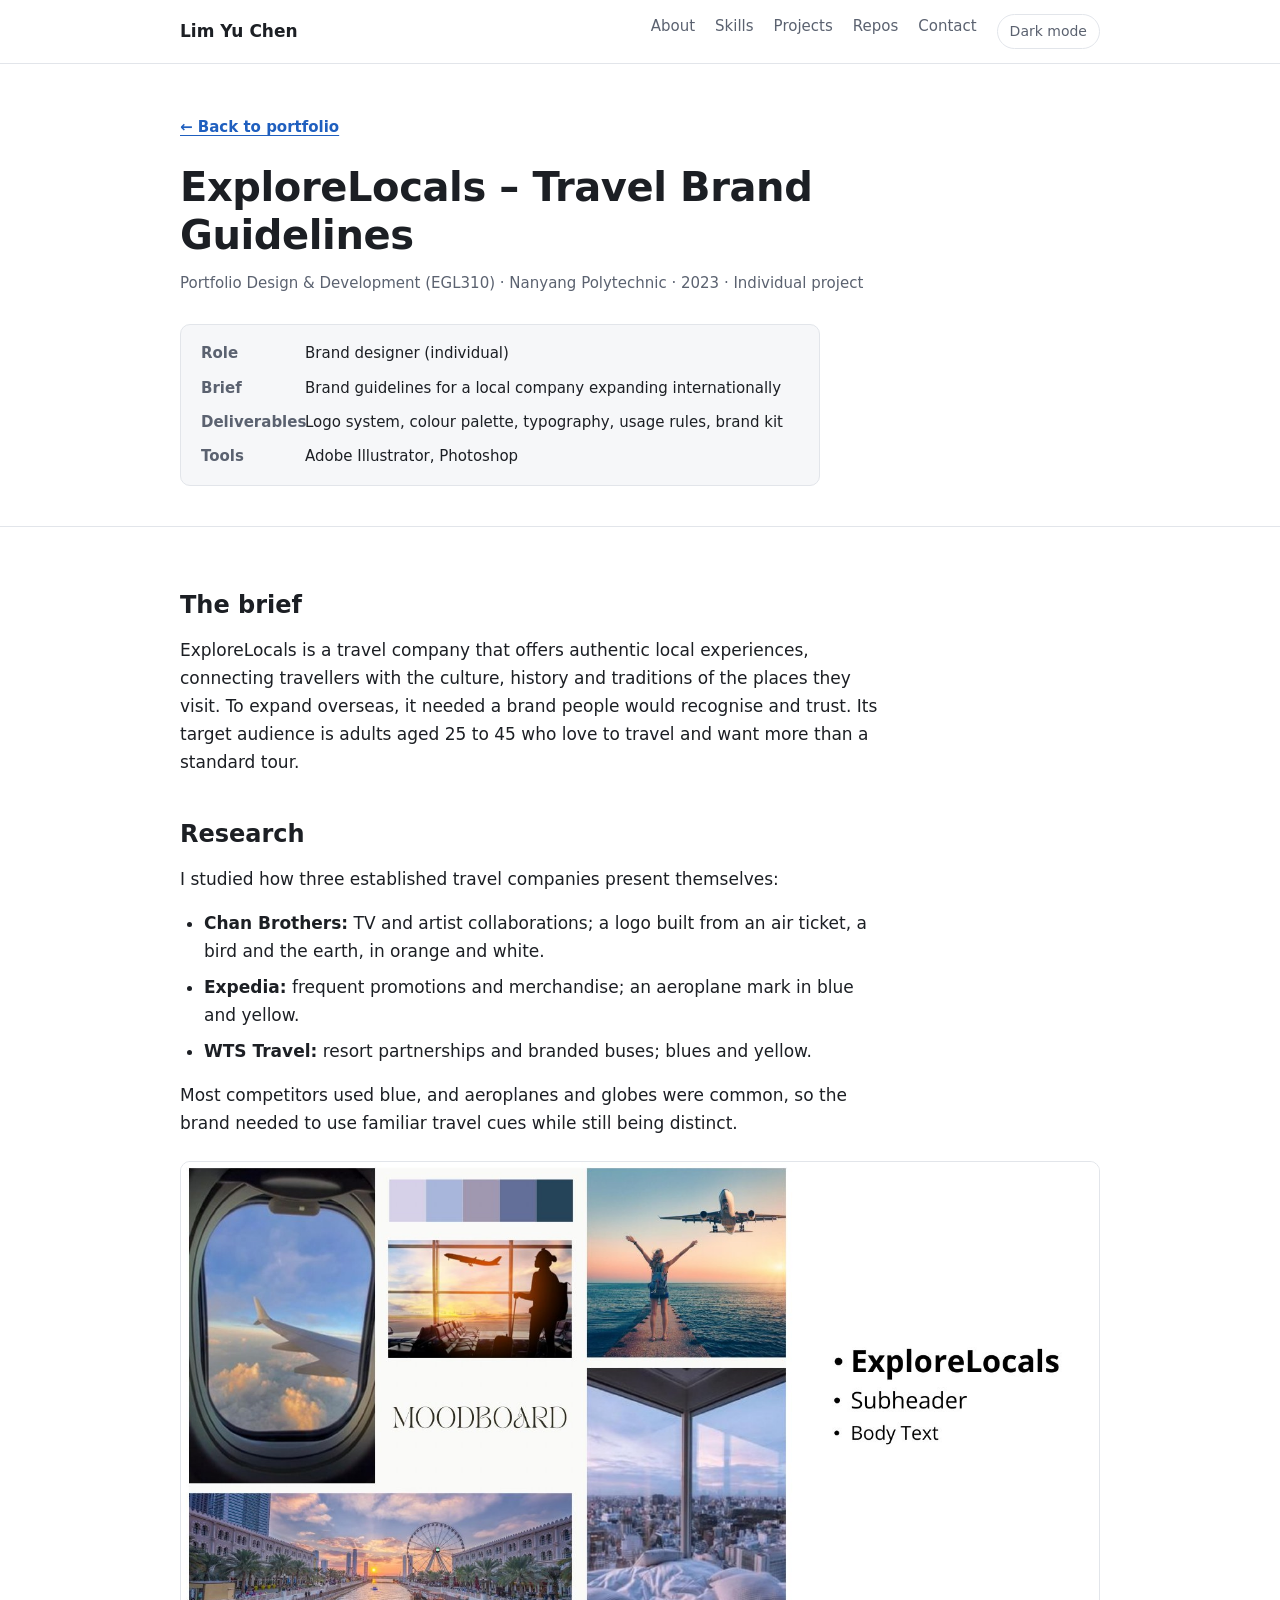
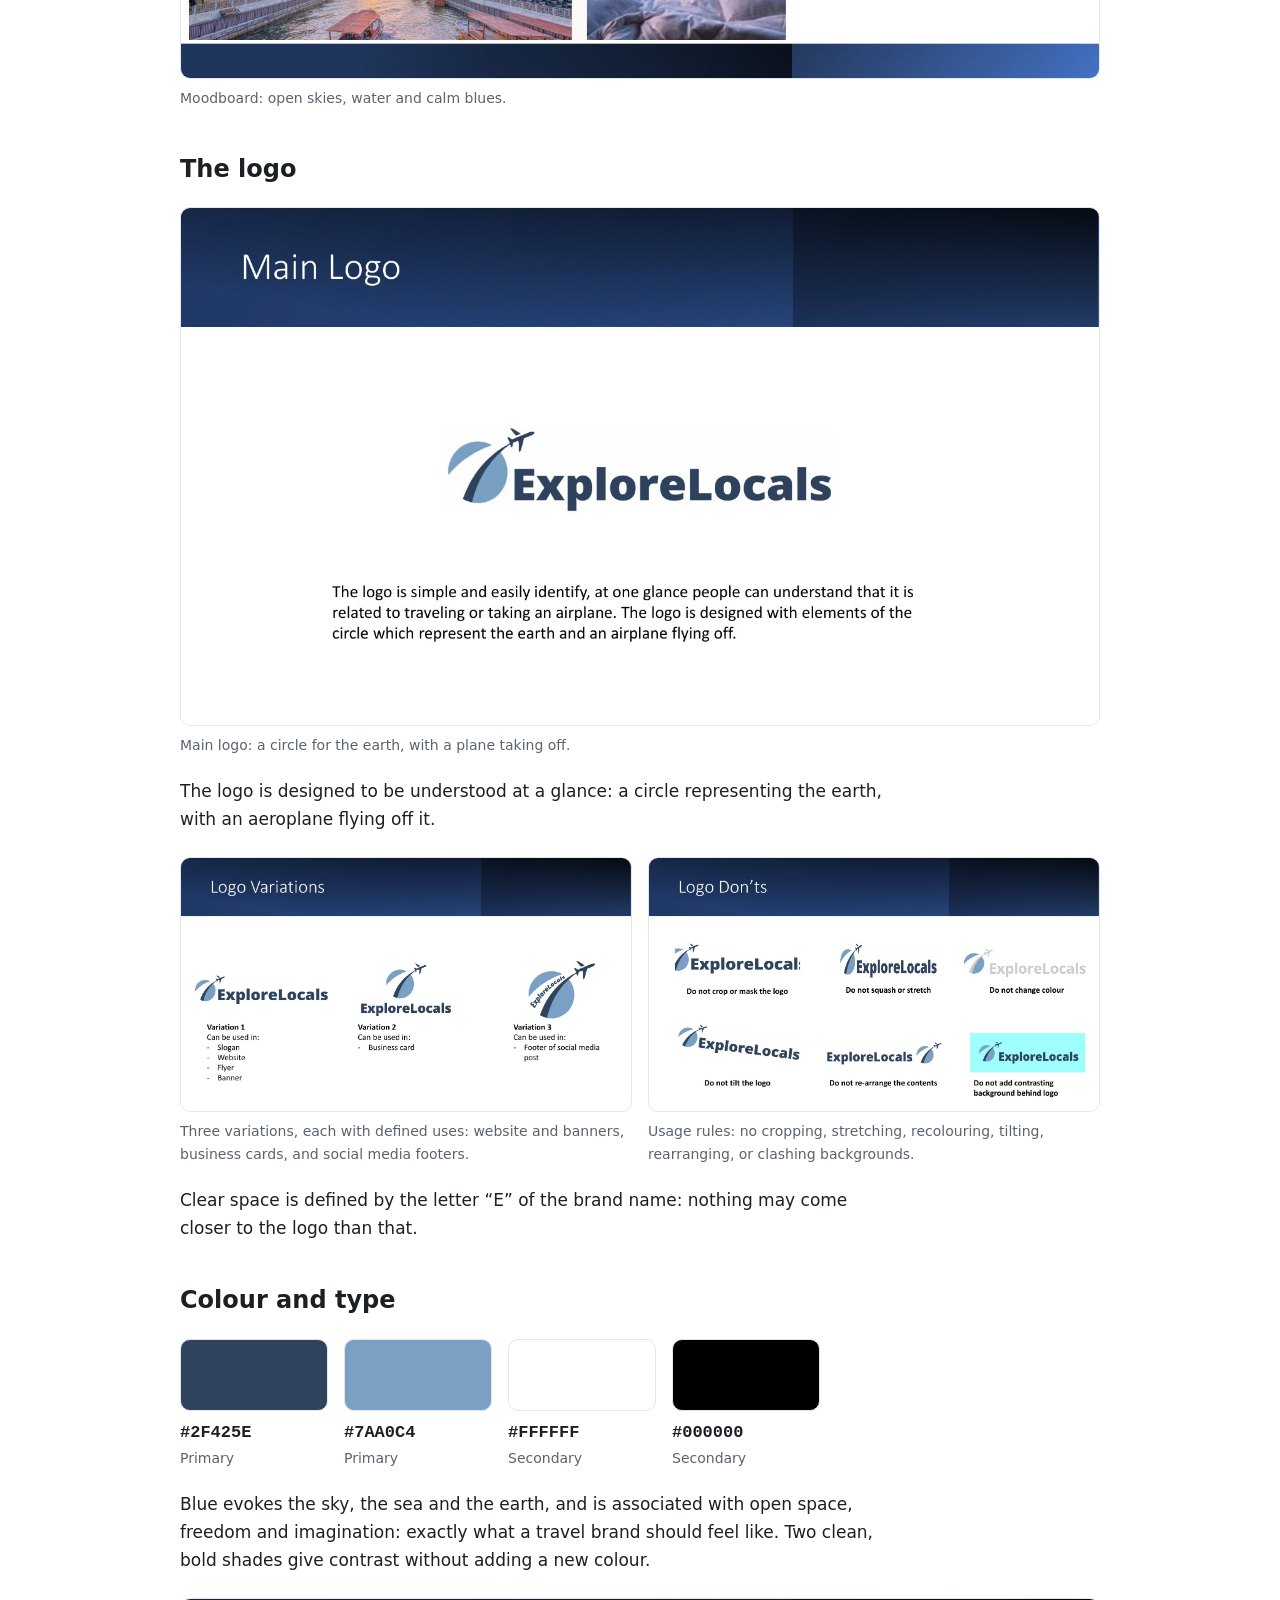
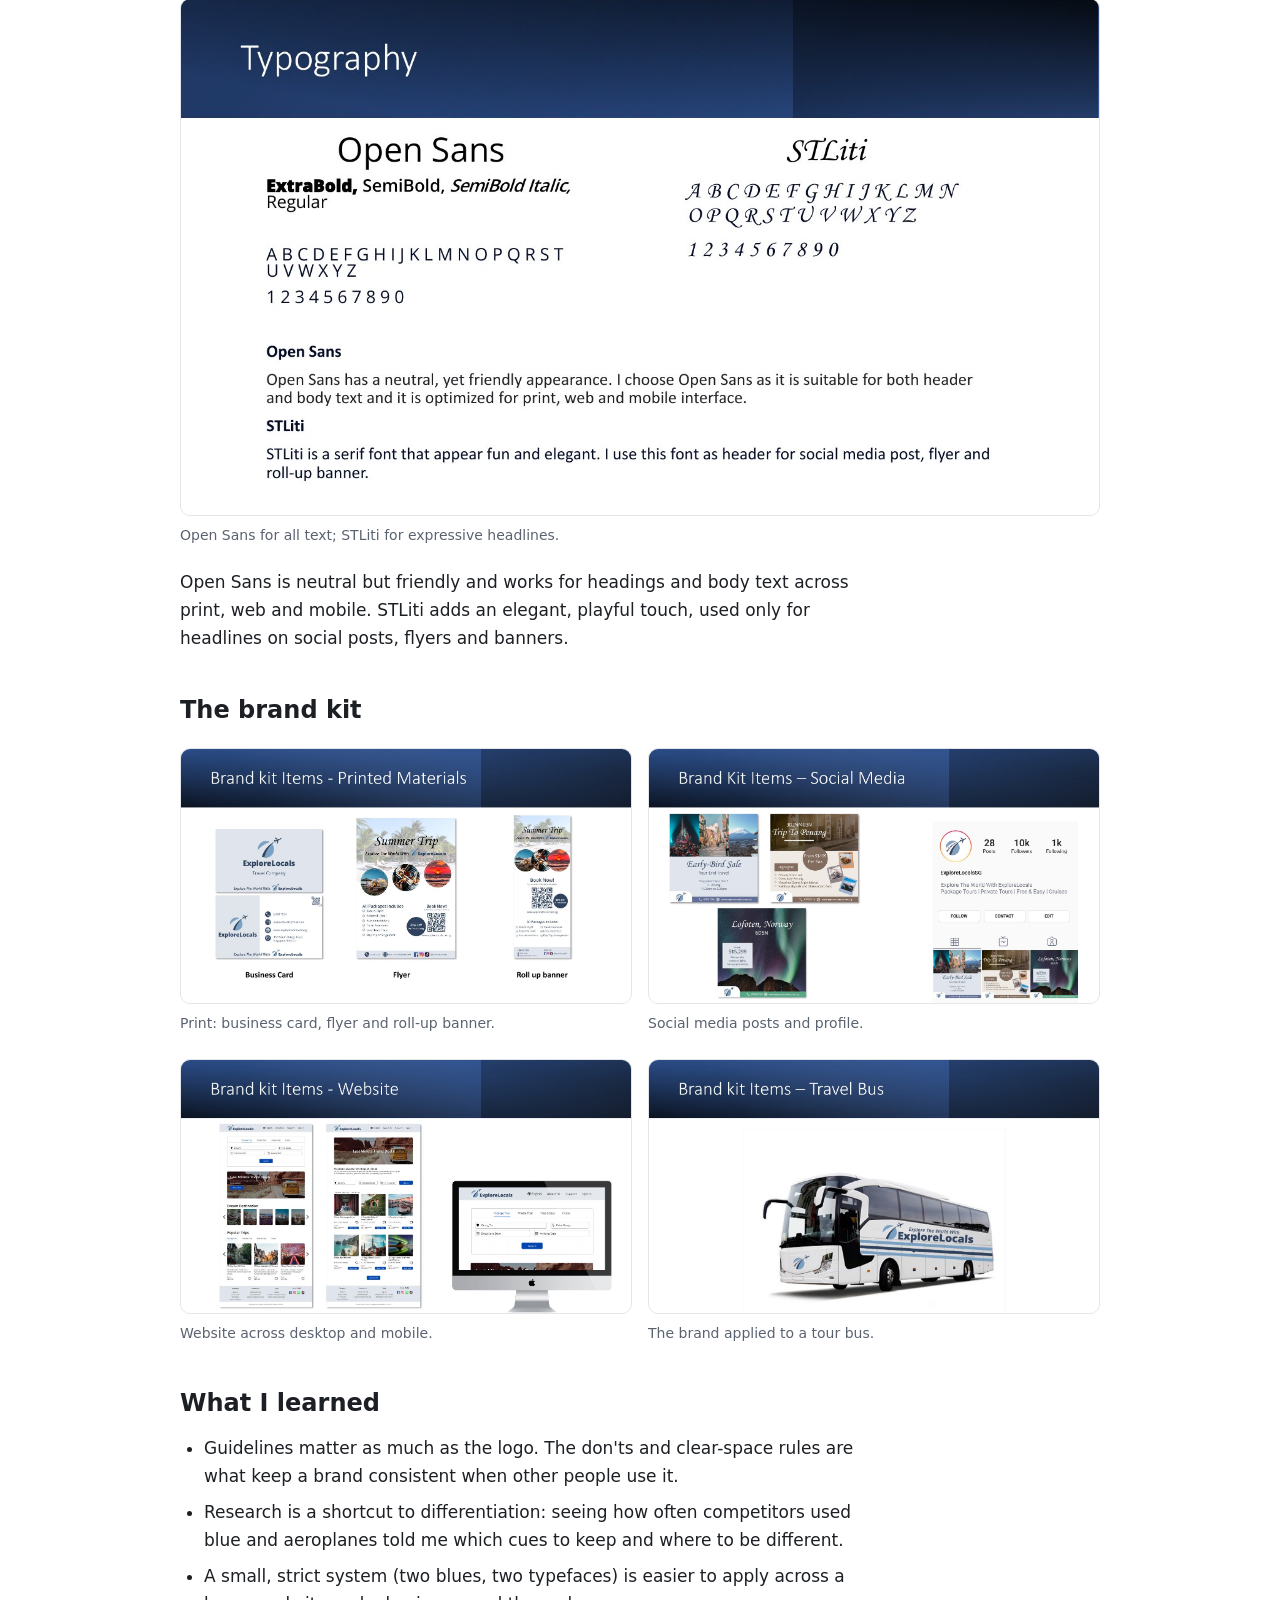
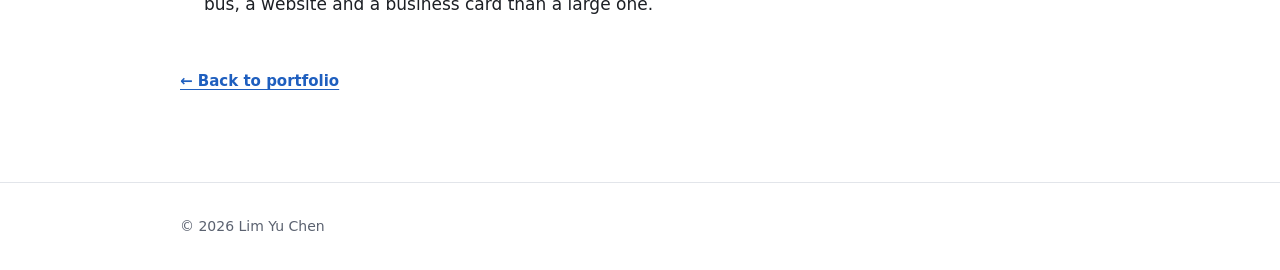
<file: public/explorelocals.html>
<!doctype html>
<html lang="en">
<head>
  <meta charset="utf-8">
  <meta name="viewport" content="width=device-width, initial-scale=1">
  <title>ExploreLocals – Travel Brand Guidelines | Lim Yu Chen</title>
  <meta name="description" content="Case study: brand guidelines for a local travel company expanding overseas, from competitor research and logo to colours, type and a full brand kit.">
  <link rel="stylesheet" href="styles.css">
</head>
<body>
  <script>
    // Apply the theme before first paint to avoid a flash of the wrong colours.
    (function () {
      var stored = null;
      try { stored = sessionStorage.getItem("theme"); } catch (e) {}
      var dark = stored ? stored === "dark" : matchMedia("(prefers-color-scheme: dark)").matches;
      document.body.classList.toggle("dark", dark);
    })();
  </script>
  <header class="site-header">
    <nav class="container nav" aria-label="Main">
      <a class="nav-name" href="index.html#hero">Lim Yu Chen</a>
      <ul class="nav-links">
        <li><a href="index.html#about">About</a></li>
        <li><a href="index.html#skills">Skills</a></li>
        <li><a href="index.html#projects">Projects</a></li>
        <li><a href="index.html#repos">Repos</a></li>
        <li><a href="index.html#contact">Contact</a></li>
        <li><button type="button" class="theme-toggle" id="theme-toggle" aria-pressed="false">Dark mode</button></li>
      </ul>
    </nav>
  </header>

  <main>
    <section id="hero" class="case-hero">
      <div class="container">
        <a class="back-link" href="index.html#frontend">← Back to portfolio</a>
        <h1>ExploreLocals – Travel Brand Guidelines</h1>
        <p class="case-meta">Portfolio Design &amp; Development (EGL310) · Nanyang Polytechnic · 2023 · Individual project</p>

        <dl class="at-a-glance" aria-label="At a glance">
          <div>
            <dt>Role</dt>
            <dd>Brand designer (individual)</dd>
          </div>
          <div>
            <dt>Brief</dt>
            <dd>Brand guidelines for a local company expanding internationally</dd>
          </div>
          <div>
            <dt>Deliverables</dt>
            <dd>Logo system, colour palette, typography, usage rules, brand kit</dd>
          </div>
          <div>
            <dt>Tools</dt>
            <dd>Adobe Illustrator, Photoshop</dd>
          </div>
        </dl>
      </div>
    </section>

    <section class="case-study">
      <div class="container">
        <h2>The brief</h2>
        <p class="prose">ExploreLocals is a travel company that offers authentic local experiences, connecting travellers with the culture, history and traditions of the places they visit. To expand overseas, it needed a brand people would recognise and trust. Its target audience is adults aged 25 to 45 who love to travel and want more than a standard tour.</p>

        <h2>Research</h2>
        <p class="prose">I studied how three established travel companies present themselves:</p>
        <ul class="prose-list">
          <li><strong>Chan Brothers:</strong> TV and artist collaborations; a logo built from an air ticket, a bird and the earth, in orange and white.</li>
          <li><strong>Expedia:</strong> frequent promotions and merchandise; an aeroplane mark in blue and yellow.</li>
          <li><strong>WTS Travel:</strong> resort partnerships and branded buses; blues and yellow.</li>
        </ul>
        <p class="prose">Most competitors used blue, and aeroplanes and globes were common, so the brand needed to use familiar travel cues while still being distinct.</p>

        <figure class="screenshot">
          <a href="img/explorelocals/moodboard.jpg" target="_blank" rel="noopener">
            <img src="img/explorelocals/moodboard.jpg" width="1467" height="825" loading="lazy"
              alt="Moodboard collage: a cloudy sky through an aeroplane window, a traveller silhouetted at an airport window as a plane takes off, a backpacker on a pier under a passing plane, a canal at sunset with a Ferris wheel, and a bed beside floor-to-ceiling windows over a city. A strip of five swatches runs from pale lavender to dark navy.">
          </a>
          <figcaption>Moodboard: open skies, water and calm blues.</figcaption>
        </figure>

        <h2>The logo</h2>
        <figure class="screenshot">
          <a href="img/explorelocals/main-logo.jpg" target="_blank" rel="noopener">
            <img src="img/explorelocals/main-logo.jpg" width="1467" height="825" loading="lazy"
              alt="The ExploreLocals main logo: a light-blue circle cut by a dark-blue curved trail, with a small aeroplane flying up and away from it, beside the word ExploreLocals in bold dark-blue type.">
          </a>
          <figcaption>Main logo: a circle for the earth, with a plane taking off.</figcaption>
        </figure>
        <p class="prose">The logo is designed to be understood at a glance: a circle representing the earth, with an aeroplane flying off it.</p>

        <div class="gallery">
          <figure class="screenshot">
            <a href="img/explorelocals/logo-variations.jpg" target="_blank" rel="noopener">
              <img src="img/explorelocals/logo-variations.jpg" width="1467" height="825" loading="lazy"
                alt="Three logo variations. Variation 1, the mark beside the name, is for the slogan, website, flyer and banner. Variation 2, the mark stacked above the name, is for business cards. Variation 3, a round badge with the name curving across the circle, is for social media post footers.">
            </a>
            <figcaption>Three variations, each with defined uses: website and banners, business cards, and social media footers.</figcaption>
          </figure>
          <figure class="screenshot">
            <a href="img/explorelocals/logo-donts.jpg" target="_blank" rel="noopener">
              <img src="img/explorelocals/logo-donts.jpg" width="1467" height="825" loading="lazy"
                alt="Six examples of incorrect logo use, each labelled: cropped, squashed, recoloured in grey, tilted, rearranged with the mark after the name, and placed on a bright cyan background.">
            </a>
            <figcaption>Usage rules: no cropping, stretching, recolouring, tilting, rearranging, or clashing backgrounds.</figcaption>
          </figure>
        </div>

        <p class="prose">Clear space is defined by the letter “E” of the brand name: nothing may come closer to the logo than that.</p>

        <h2>Colour and type</h2>
        <ul class="swatches" aria-label="Colour palette">
          <li class="swatch">
            <span class="swatch-chip" style="--swatch: #2F425E" aria-hidden="true"></span>
            <span class="swatch-hex">#2F425E</span>
            <span class="swatch-role">Primary</span>
          </li>
          <li class="swatch">
            <span class="swatch-chip" style="--swatch: #7AA0C4" aria-hidden="true"></span>
            <span class="swatch-hex">#7AA0C4</span>
            <span class="swatch-role">Primary</span>
          </li>
          <li class="swatch">
            <span class="swatch-chip" style="--swatch: #FFFFFF" aria-hidden="true"></span>
            <span class="swatch-hex">#FFFFFF</span>
            <span class="swatch-role">Secondary</span>
          </li>
          <li class="swatch">
            <span class="swatch-chip" style="--swatch: #000000" aria-hidden="true"></span>
            <span class="swatch-hex">#000000</span>
            <span class="swatch-role">Secondary</span>
          </li>
        </ul>
        <p class="prose">Blue evokes the sky, the sea and the earth, and is associated with open space, freedom and imagination: exactly what a travel brand should feel like. Two clean, bold shades give contrast without adding a new colour.</p>

        <figure class="screenshot">
          <a href="img/explorelocals/typography.jpg" target="_blank" rel="noopener">
            <img src="img/explorelocals/typography.jpg" width="1467" height="825" loading="lazy"
              alt="Typography sheet. On the left, Open Sans in ExtraBold, SemiBold, SemiBold Italic and Regular with the alphabet and numerals; on the right, the alphabet and numerals in STLiti, a flowing italic serif.">
          </a>
          <figcaption>Open Sans for all text; STLiti for expressive headlines.</figcaption>
        </figure>
        <p class="prose">Open Sans is neutral but friendly and works for headings and body text across print, web and mobile. STLiti adds an elegant, playful touch, used only for headlines on social posts, flyers and banners.</p>

        <h2>The brand kit</h2>
        <div class="gallery">
          <figure class="screenshot">
            <a href="img/explorelocals/print.jpg" target="_blank" rel="noopener">
              <img src="img/explorelocals/print.jpg" width="1467" height="825" loading="lazy"
                alt="Printed materials: the front and back of a business card with the logo and contact details, a Summer Trip flyer listing package inclusions with a 30% off first booking badge and a QR code, and a matching roll-up banner.">
            </a>
            <figcaption>Print: business card, flyer and roll-up banner.</figcaption>
          </figure>
          <figure class="screenshot">
            <a href="img/explorelocals/social-media.jpg" target="_blank" rel="noopener">
              <img src="img/explorelocals/social-media.jpg" width="1467" height="825" loading="lazy"
                alt="Three square social media posts (an Early-Bird Sale, a 3D2N trip to Penang from S$199, and a Lofoten, Norway trip under the northern lights) beside an Instagram profile for ExploreLocalsSG showing the same posts in its grid.">
            </a>
            <figcaption>Social media posts and profile.</figcaption>
          </figure>
          <figure class="screenshot">
            <a href="img/explorelocals/website.jpg" target="_blank" rel="noopener">
              <img src="img/explorelocals/website.jpg" width="1467" height="825" loading="lazy"
                alt="Website designs: two long page layouts with a tour search form, Last Minute Travel Deals, Dream Destination and Popular Trips sections, and the home page shown on a desktop monitor.">
            </a>
            <figcaption>Website across desktop and mobile.</figcaption>
          </figure>
          <figure class="screenshot">
            <a href="img/explorelocals/travel-bus.jpg" target="_blank" rel="noopener">
              <img src="img/explorelocals/travel-bus.jpg" width="1467" height="825" loading="lazy"
                alt="A white coach in ExploreLocals livery: the logo and the line Explore The World With ExploreLocals along the side above dark- and light-blue stripes, with the round badge logo on the front.">
            </a>
            <figcaption>The brand applied to a tour bus.</figcaption>
          </figure>
        </div>

        <h2>What I learned</h2>
        <ul class="prose-list">
          <li>Guidelines matter as much as the logo. The don'ts and clear-space rules are what keep a brand consistent when other people use it.</li>
          <li>Research is a shortcut to differentiation: seeing how often competitors used blue and aeroplanes told me which cues to keep and where to be different.</li>
          <li>A small, strict system (two blues, two typefaces) is easier to apply across a bus, a website and a business card than a large one.</li>
        </ul>

        <p class="case-footer-link"><a class="back-link" href="index.html#frontend">← Back to portfolio</a></p>
      </div>
    </section>
  </main>

  <button type="button" class="back-to-top" id="back-to-top" aria-label="Back to top" hidden>↑ Top</button>

  <footer class="site-footer">
    <div class="container">
      <p>© <span id="year">2026</span> Lim Yu Chen</p>
    </div>
  </footer>

  <script src="script.js"></script>
</body>
</html>
</file>
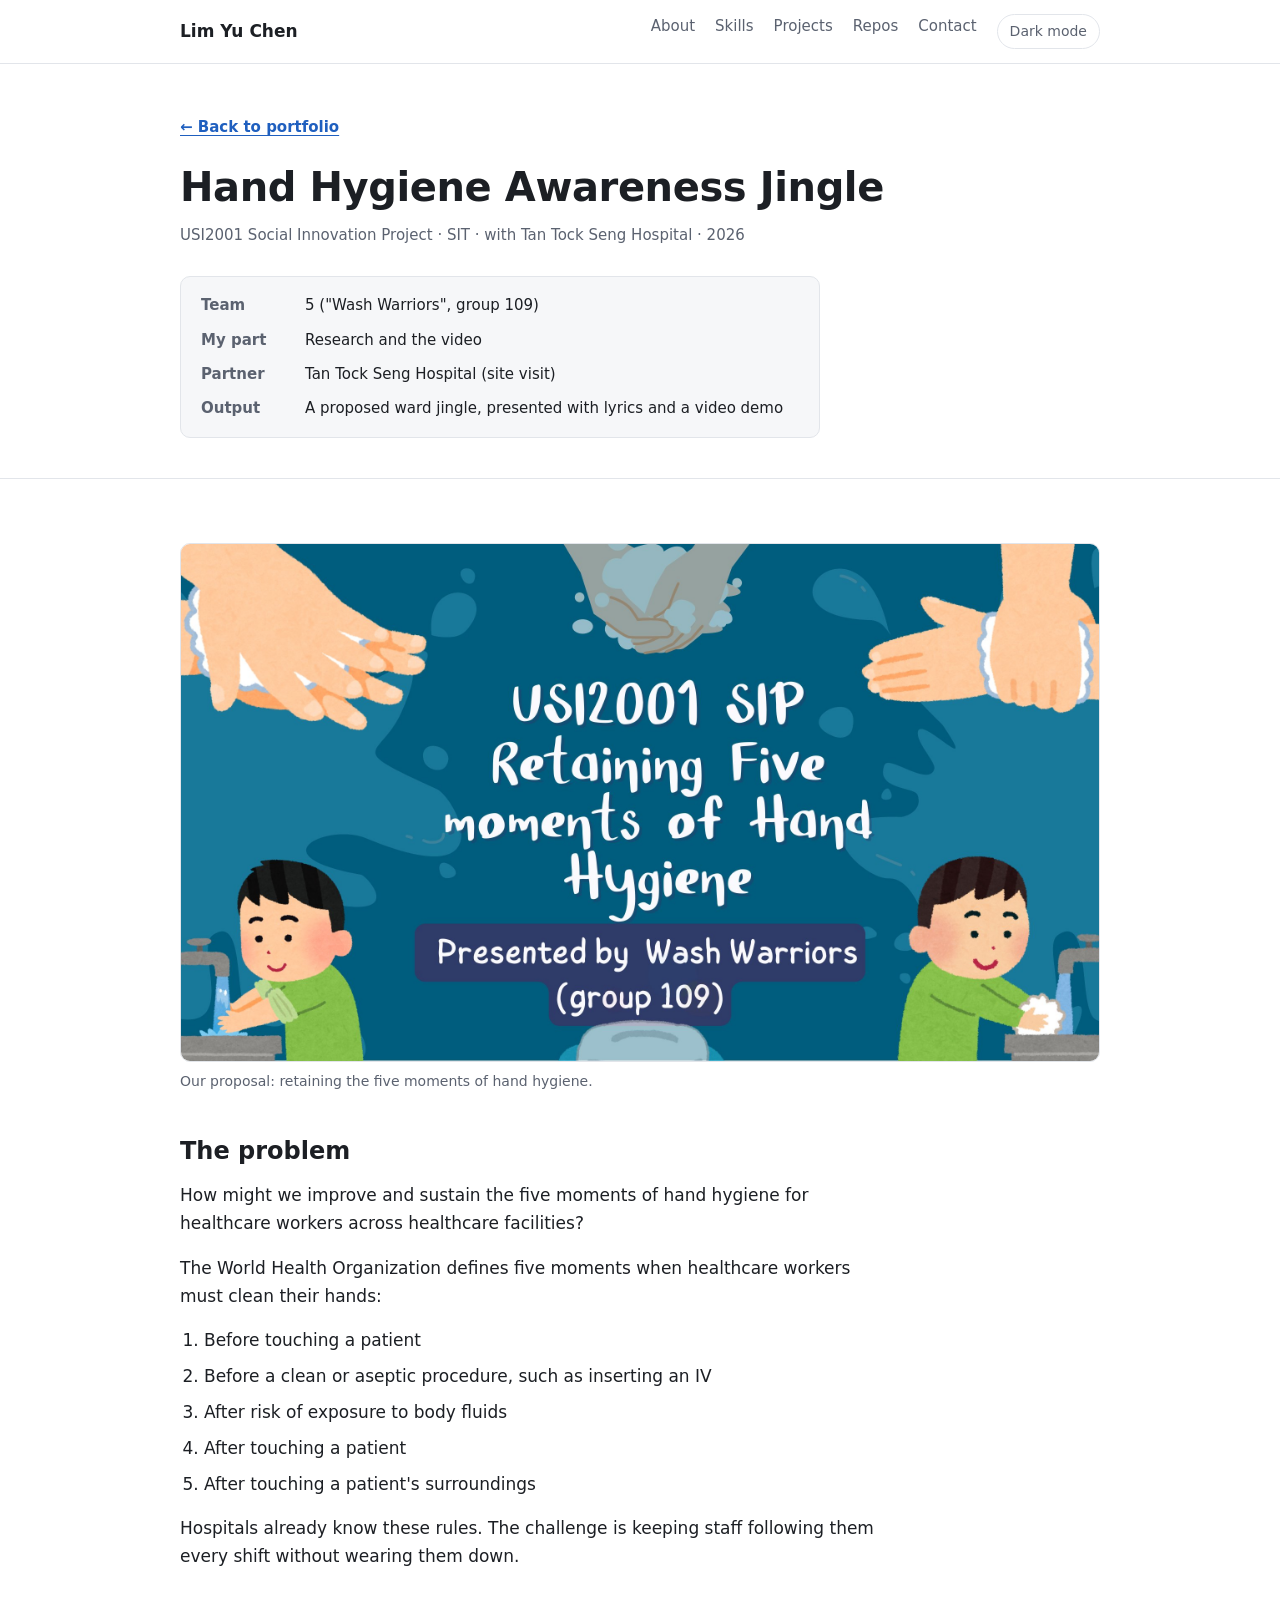
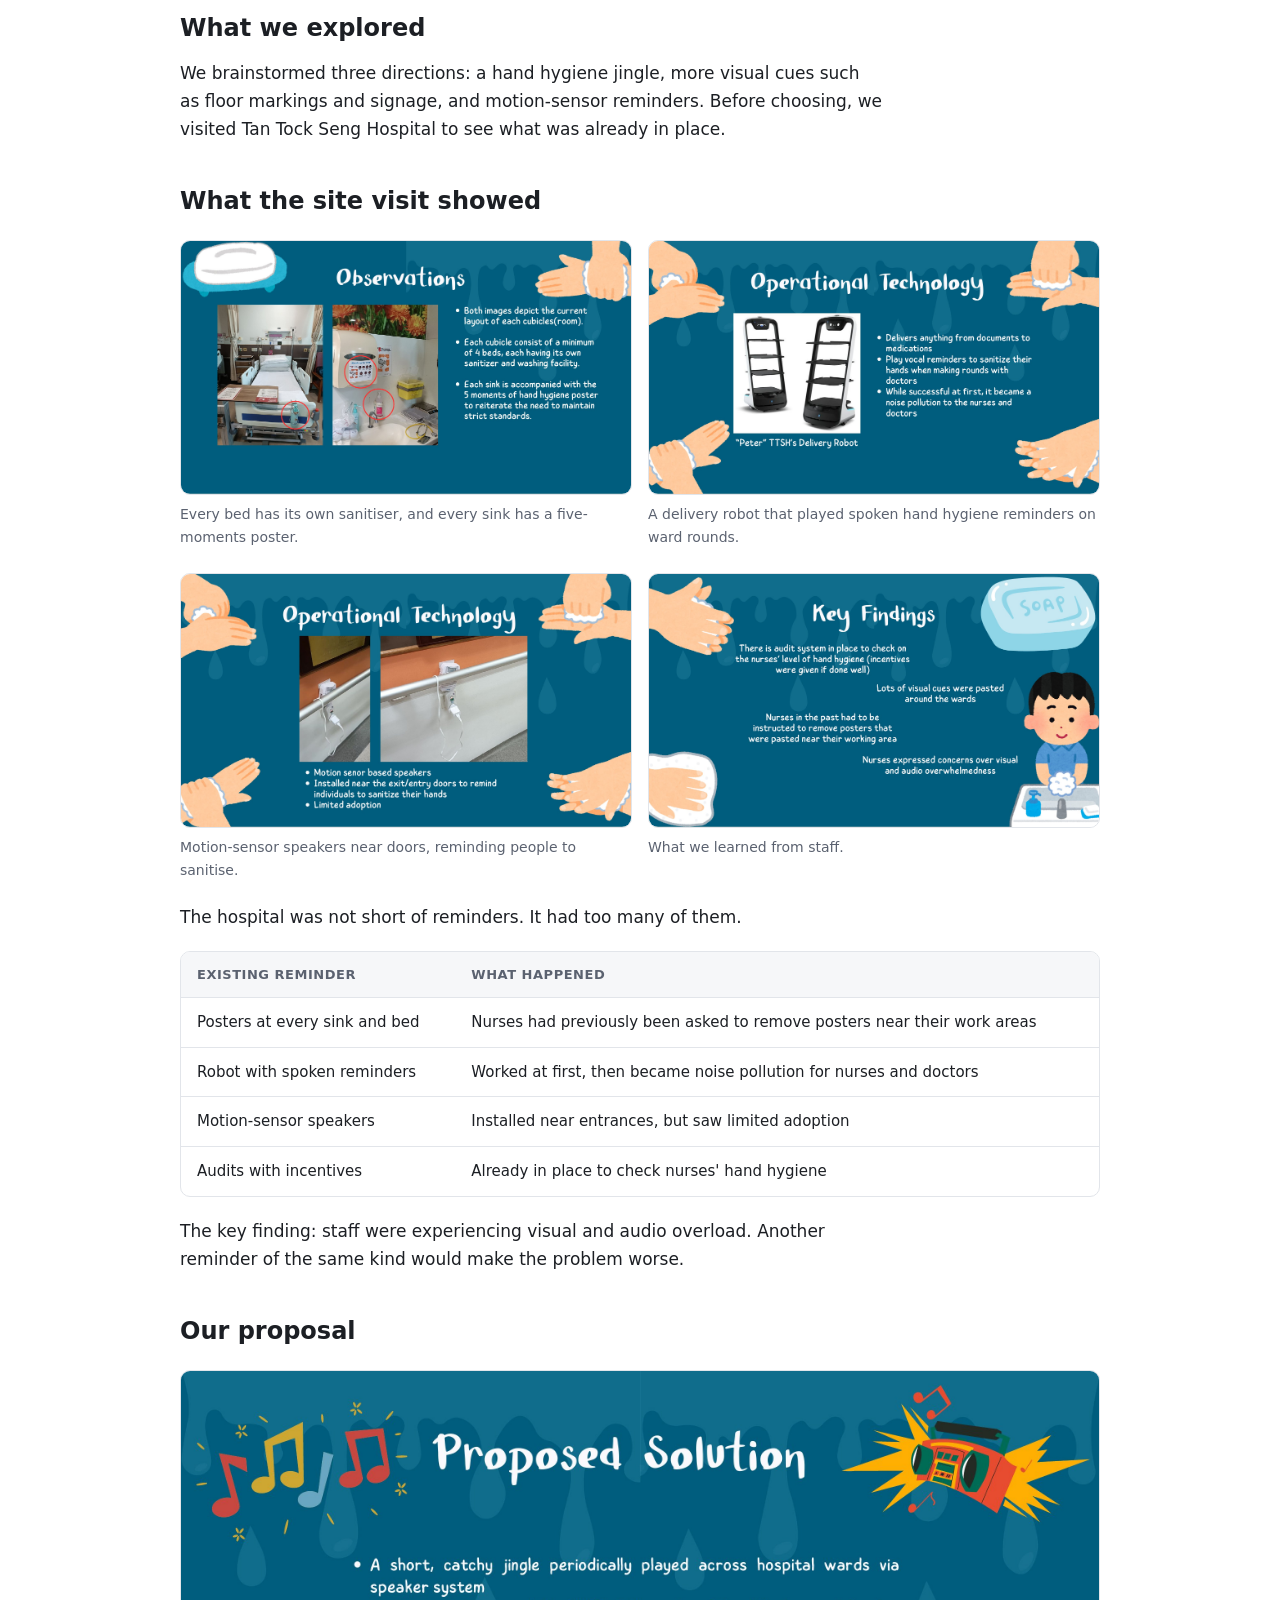
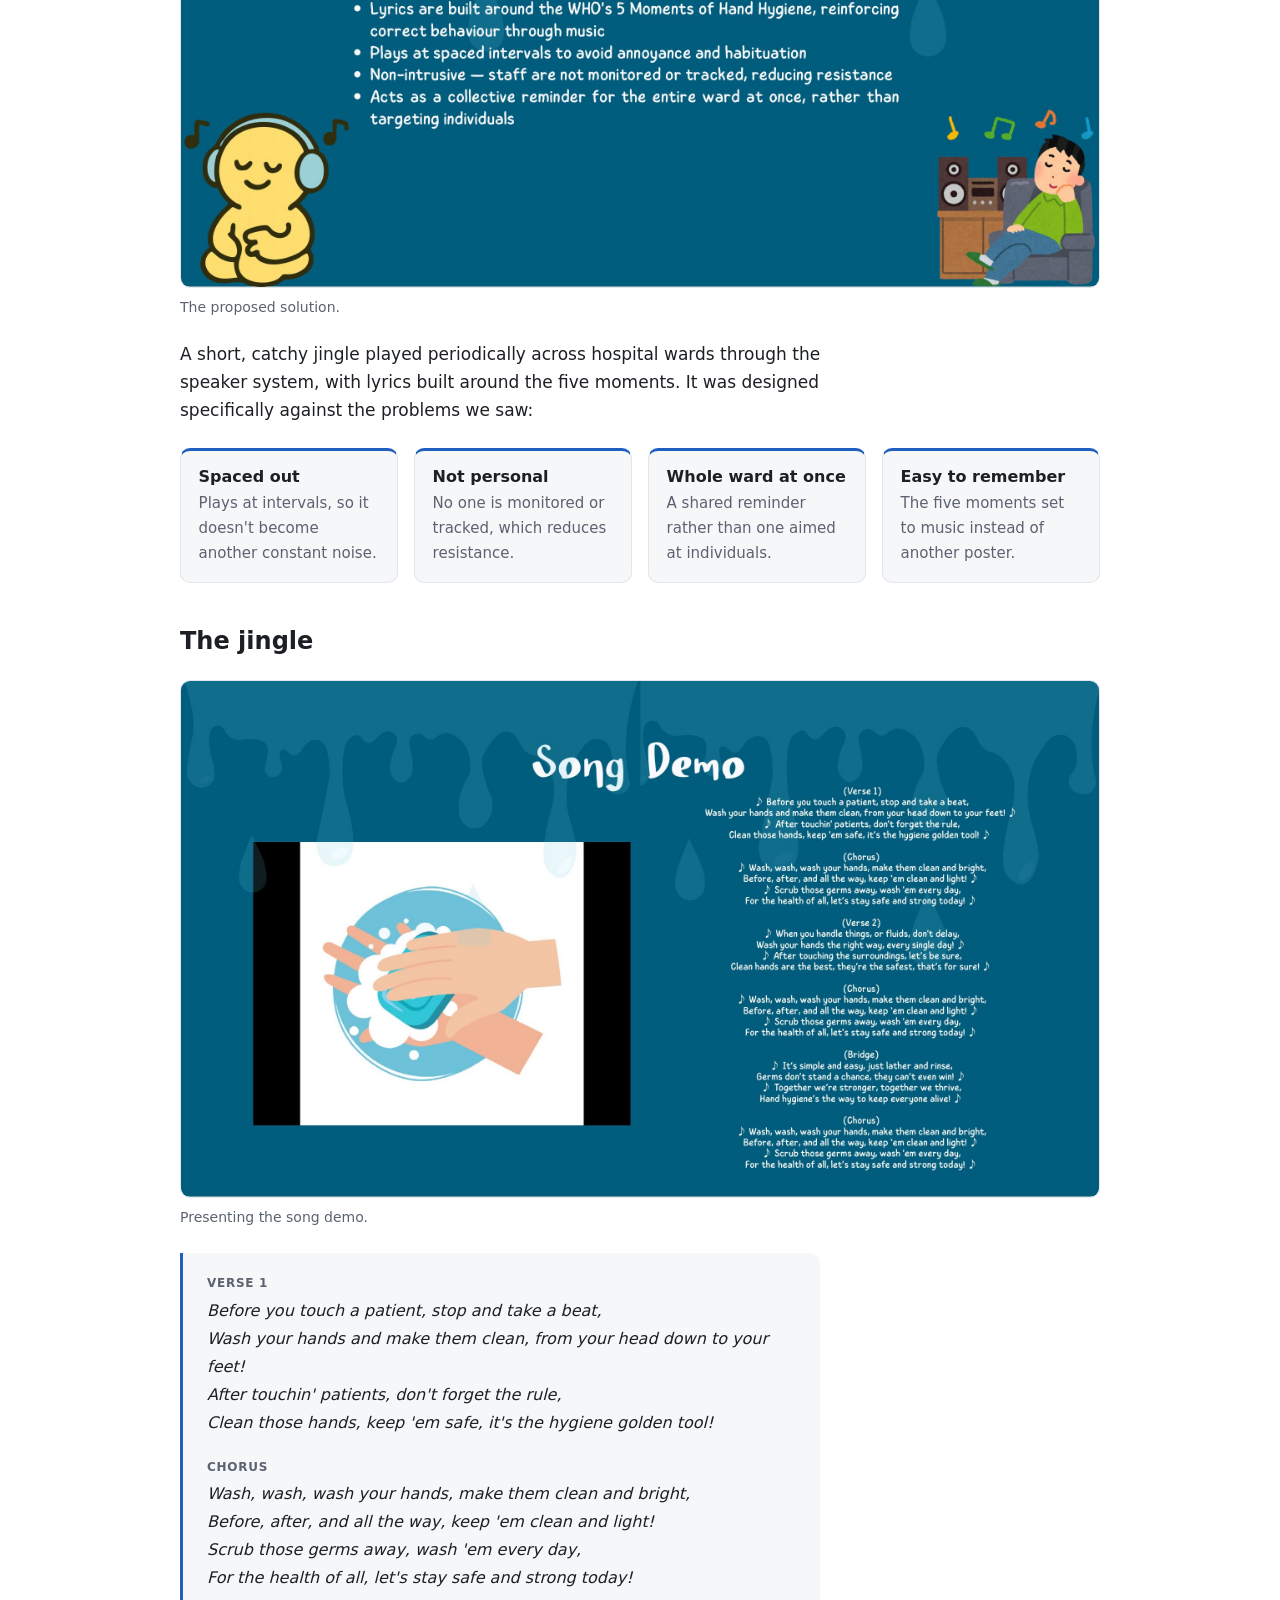
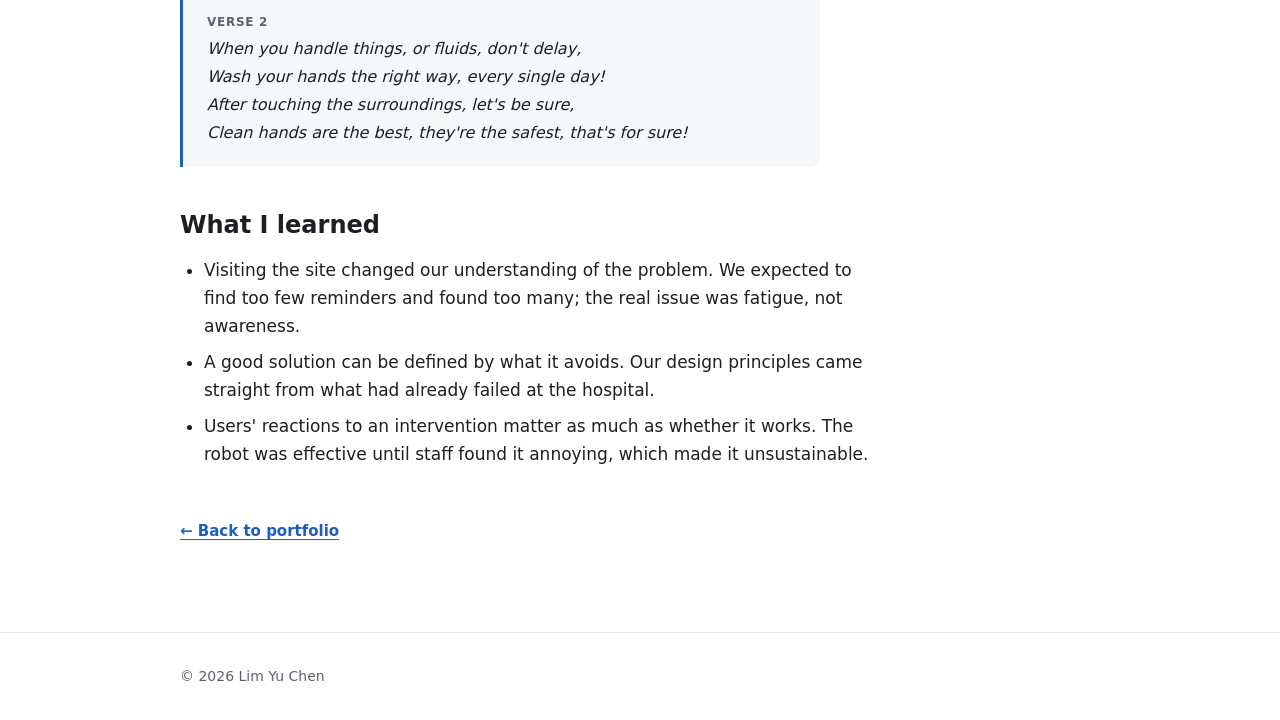
<file: public/hand-hygiene.html>
<!doctype html>
<html lang="en">
<head>
  <meta charset="utf-8">
  <meta name="viewport" content="width=device-width, initial-scale=1">
  <title>Hand Hygiene Awareness Jingle | Lim Yu Chen</title>
  <meta name="description" content="Case study: a ward jingle to sustain the five moments of hand hygiene, designed after a hospital visit showed staff were overloaded with reminders.">
  <link rel="stylesheet" href="styles.css">
</head>
<body>
  <script>
    // Apply the theme before first paint to avoid a flash of the wrong colours.
    (function () {
      var stored = null;
      try { stored = sessionStorage.getItem("theme"); } catch (e) {}
      var dark = stored ? stored === "dark" : matchMedia("(prefers-color-scheme: dark)").matches;
      document.body.classList.toggle("dark", dark);
    })();
  </script>
  <header class="site-header">
    <nav class="container nav" aria-label="Main">
      <a class="nav-name" href="index.html#hero">Lim Yu Chen</a>
      <ul class="nav-links">
        <li><a href="index.html#about">About</a></li>
        <li><a href="index.html#skills">Skills</a></li>
        <li><a href="index.html#projects">Projects</a></li>
        <li><a href="index.html#repos">Repos</a></li>
        <li><a href="index.html#contact">Contact</a></li>
        <li><button type="button" class="theme-toggle" id="theme-toggle" aria-pressed="false">Dark mode</button></li>
      </ul>
    </nav>
  </header>

  <main>
    <section id="hero" class="case-hero">
      <div class="container">
        <a class="back-link" href="index.html#projects">← Back to portfolio</a>
        <h1>Hand Hygiene Awareness Jingle</h1>
        <p class="case-meta">USI2001 Social Innovation Project · SIT · with Tan Tock Seng Hospital · 2026</p>

        <dl class="at-a-glance" aria-label="At a glance">
          <div>
            <dt>Team</dt>
            <dd>5 ("Wash Warriors", group 109)</dd>
          </div>
          <div>
            <dt>My part</dt>
            <dd>Research and the video</dd>
          </div>
          <div>
            <dt>Partner</dt>
            <dd>Tan Tock Seng Hospital (site visit)</dd>
          </div>
          <div>
            <dt>Output</dt>
            <dd>A proposed ward jingle, presented with lyrics and a video demo</dd>
          </div>
        </dl>
      </div>
    </section>

    <section class="case-study">
      <div class="container">
        <figure class="screenshot case-lead-image">
          <a href="img/hand-hygiene/title.jpg" target="_blank" rel="noopener">
            <img src="img/hand-hygiene/title.jpg" width="2200" height="1238" loading="lazy"
              alt="Title slide on a blue background illustrated with cartoon hands washing and children at sinks, reading 'USI2001 SIP: Retaining Five moments of Hand Hygiene', presented by Wash Warriors (group 109).">
          </a>
          <figcaption>Our proposal: retaining the five moments of hand hygiene.</figcaption>
        </figure>

        <h2>The problem</h2>
        <p class="prose">How might we improve and sustain the five moments of hand hygiene for healthcare workers across healthcare facilities?</p>
        <p class="prose">The World Health Organization defines five moments when healthcare workers must clean their hands:</p>
        <ol class="prose-list">
          <li>Before touching a patient</li>
          <li>Before a clean or aseptic procedure, such as inserting an IV</li>
          <li>After risk of exposure to body fluids</li>
          <li>After touching a patient</li>
          <li>After touching a patient's surroundings</li>
        </ol>
        <p class="prose">Hospitals already know these rules. The challenge is keeping staff following them every shift without wearing them down.</p>

        <h2>What we explored</h2>
        <p class="prose">We brainstormed three directions: a hand hygiene jingle, more visual cues such as floor markings and signage, and motion-sensor reminders. Before choosing, we visited Tan Tock Seng Hospital to see what was already in place.</p>

        <h2>What the site visit showed</h2>
        <div class="gallery">
          <figure class="screenshot">
            <a href="img/hand-hygiene/ward-observations.jpg" target="_blank" rel="noopener">
              <img src="img/hand-hygiene/ward-observations.jpg" width="2200" height="1238" loading="lazy"
                alt="Observations slide with two ward photos: a hospital bed with a sanitiser bottle clipped to its frame, and a sink area with a soap dispenser, sanitiser and a five moments of hand hygiene poster, each circled in red.">
            </a>
            <figcaption>Every bed has its own sanitiser, and every sink has a five-moments poster.</figcaption>
          </figure>
          <figure class="screenshot">
            <a href="img/hand-hygiene/delivery-robot.jpg" target="_blank" rel="noopener">
              <img src="img/hand-hygiene/delivery-robot.jpg" width="2200" height="1238" loading="lazy"
                alt="Operational Technology slide showing the hospital's shelved delivery robot, nicknamed Peter, with notes that it delivers documents and medication, plays vocal reminders to sanitise on doctors' rounds, and became noise pollution for staff.">
            </a>
            <figcaption>A delivery robot that played spoken hand hygiene reminders on ward rounds.</figcaption>
          </figure>
          <figure class="screenshot">
            <a href="img/hand-hygiene/sensor-speakers.jpg" target="_blank" rel="noopener">
              <img src="img/hand-hygiene/sensor-speakers.jpg" width="2200" height="1238" loading="lazy"
                alt="Operational Technology slide with two photos of a small motion-sensor speaker mounted above a corridor handrail, noting it reminds people near entry and exit doors to sanitise and saw limited adoption.">
            </a>
            <figcaption>Motion-sensor speakers near doors, reminding people to sanitise.</figcaption>
          </figure>
          <figure class="screenshot">
            <a href="img/hand-hygiene/key-findings.jpg" target="_blank" rel="noopener">
              <img src="img/hand-hygiene/key-findings.jpg" width="2200" height="1238" loading="lazy"
                alt="Key Findings slide listing: an audit system checks nurses' hand hygiene with incentives for doing well; many visual cues are posted around the wards; nurses were previously told to remove posters near their work area; and nurses raised concerns about visual and audio overwhelm.">
            </a>
            <figcaption>What we learned from staff.</figcaption>
          </figure>
        </div>

        <p class="prose">The hospital was not short of reminders. It had too many of them.</p>

        <div class="table-scroll" role="region" aria-label="Existing reminders and what happened" tabindex="0">
          <table class="checklist compare-table">
            <thead>
              <tr>
                <th scope="col">Existing reminder</th>
                <th scope="col">What happened</th>
              </tr>
            </thead>
            <tbody>
              <tr>
                <td>Posters at every sink and bed</td>
                <td>Nurses had previously been asked to remove posters near their work areas</td>
              </tr>
              <tr>
                <td>Robot with spoken reminders</td>
                <td>Worked at first, then became noise pollution for nurses and doctors</td>
              </tr>
              <tr>
                <td>Motion-sensor speakers</td>
                <td>Installed near entrances, but saw limited adoption</td>
              </tr>
              <tr>
                <td>Audits with incentives</td>
                <td>Already in place to check nurses' hand hygiene</td>
              </tr>
            </tbody>
          </table>
        </div>

        <p class="prose">The key finding: staff were experiencing visual and audio overload. Another reminder of the same kind would make the problem worse.</p>

        <h2>Our proposal</h2>
        <figure class="screenshot">
          <a href="img/hand-hygiene/proposed-solution.jpg" target="_blank" rel="noopener">
            <img src="img/hand-hygiene/proposed-solution.jpg" width="2200" height="1238" loading="lazy"
              alt="Proposed Solution slide decorated with music notes and a boombox, listing a short catchy jingle played periodically across wards via the speaker system, lyrics built around the WHO's five moments, spaced intervals to avoid annoyance, no monitoring of staff, and a collective reminder for the whole ward.">
          </a>
          <figcaption>The proposed solution.</figcaption>
        </figure>

        <p class="prose">A short, catchy jingle played periodically across hospital wards through the speaker system, with lyrics built around the five moments. It was designed specifically against the problems we saw:</p>

        <ul class="principle-grid">
          <li class="principle">
            <h3>Spaced out</h3>
            <p>Plays at intervals, so it doesn't become another constant noise.</p>
          </li>
          <li class="principle">
            <h3>Not personal</h3>
            <p>No one is monitored or tracked, which reduces resistance.</p>
          </li>
          <li class="principle">
            <h3>Whole ward at once</h3>
            <p>A shared reminder rather than one aimed at individuals.</p>
          </li>
          <li class="principle">
            <h3>Easy to remember</h3>
            <p>The five moments set to music instead of another poster.</p>
          </li>
        </ul>

        <h2>The jingle</h2>
        <figure class="screenshot">
          <a href="img/hand-hygiene/song-demo.jpg" target="_blank" rel="noopener">
            <img src="img/hand-hygiene/song-demo.jpg" width="2200" height="1238" loading="lazy"
              alt="Song Demo slide with an illustration of hands lathering soap on the left and the full jingle lyrics on the right, with verses, a bridge and repeated choruses.">
          </a>
          <figcaption>Presenting the song demo.</figcaption>
        </figure>

        <div class="lyrics" aria-label="Jingle lyrics">
          <p class="stanza">
            <span class="stanza-label">Verse 1</span>
            Before you touch a patient, stop and take a beat,<br>
            Wash your hands and make them clean, from your head down to your feet!<br>
            After touchin' patients, don't forget the rule,<br>
            Clean those hands, keep 'em safe, it's the hygiene golden tool!
          </p>
          <p class="stanza">
            <span class="stanza-label">Chorus</span>
            Wash, wash, wash your hands, make them clean and bright,<br>
            Before, after, and all the way, keep 'em clean and light!<br>
            Scrub those germs away, wash 'em every day,<br>
            For the health of all, let's stay safe and strong today!
          </p>
          <p class="stanza">
            <span class="stanza-label">Verse 2</span>
            When you handle things, or fluids, don't delay,<br>
            Wash your hands the right way, every single day!<br>
            After touching the surroundings, let's be sure,<br>
            Clean hands are the best, they're the safest, that's for sure!
          </p>
        </div>

        <h2>What I learned</h2>
        <ul class="prose-list">
          <li>Visiting the site changed our understanding of the problem. We expected to find too few reminders and found too many; the real issue was fatigue, not awareness.</li>
          <li>A good solution can be defined by what it avoids. Our design principles came straight from what had already failed at the hospital.</li>
          <li>Users' reactions to an intervention matter as much as whether it works. The robot was effective until staff found it annoying, which made it unsustainable.</li>
        </ul>

        <p class="case-footer-link"><a class="back-link" href="index.html#projects">← Back to portfolio</a></p>
      </div>
    </section>
  </main>

  <button type="button" class="back-to-top" id="back-to-top" aria-label="Back to top" hidden>↑ Top</button>

  <footer class="site-footer">
    <div class="container">
      <p>© <span id="year">2026</span> Lim Yu Chen</p>
    </div>
  </footer>

  <script src="script.js"></script>
</body>
</html>
</file>
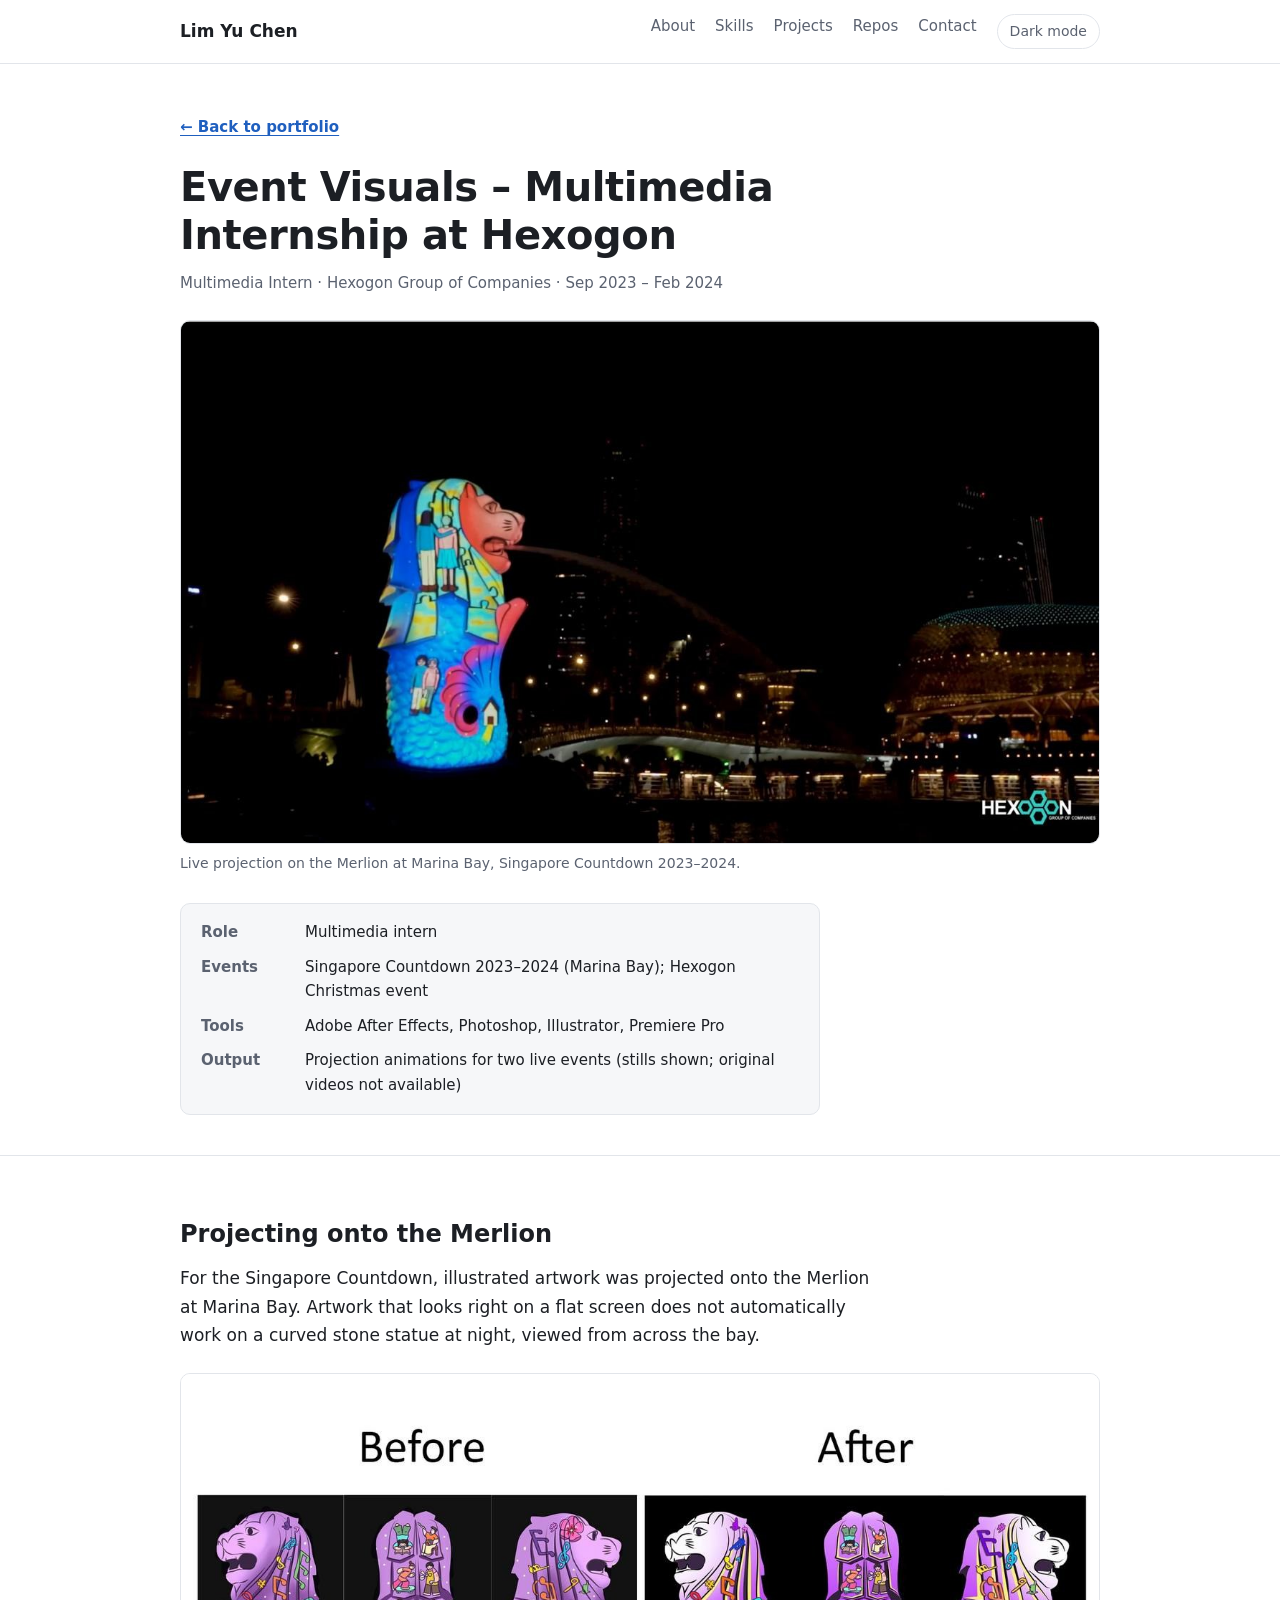
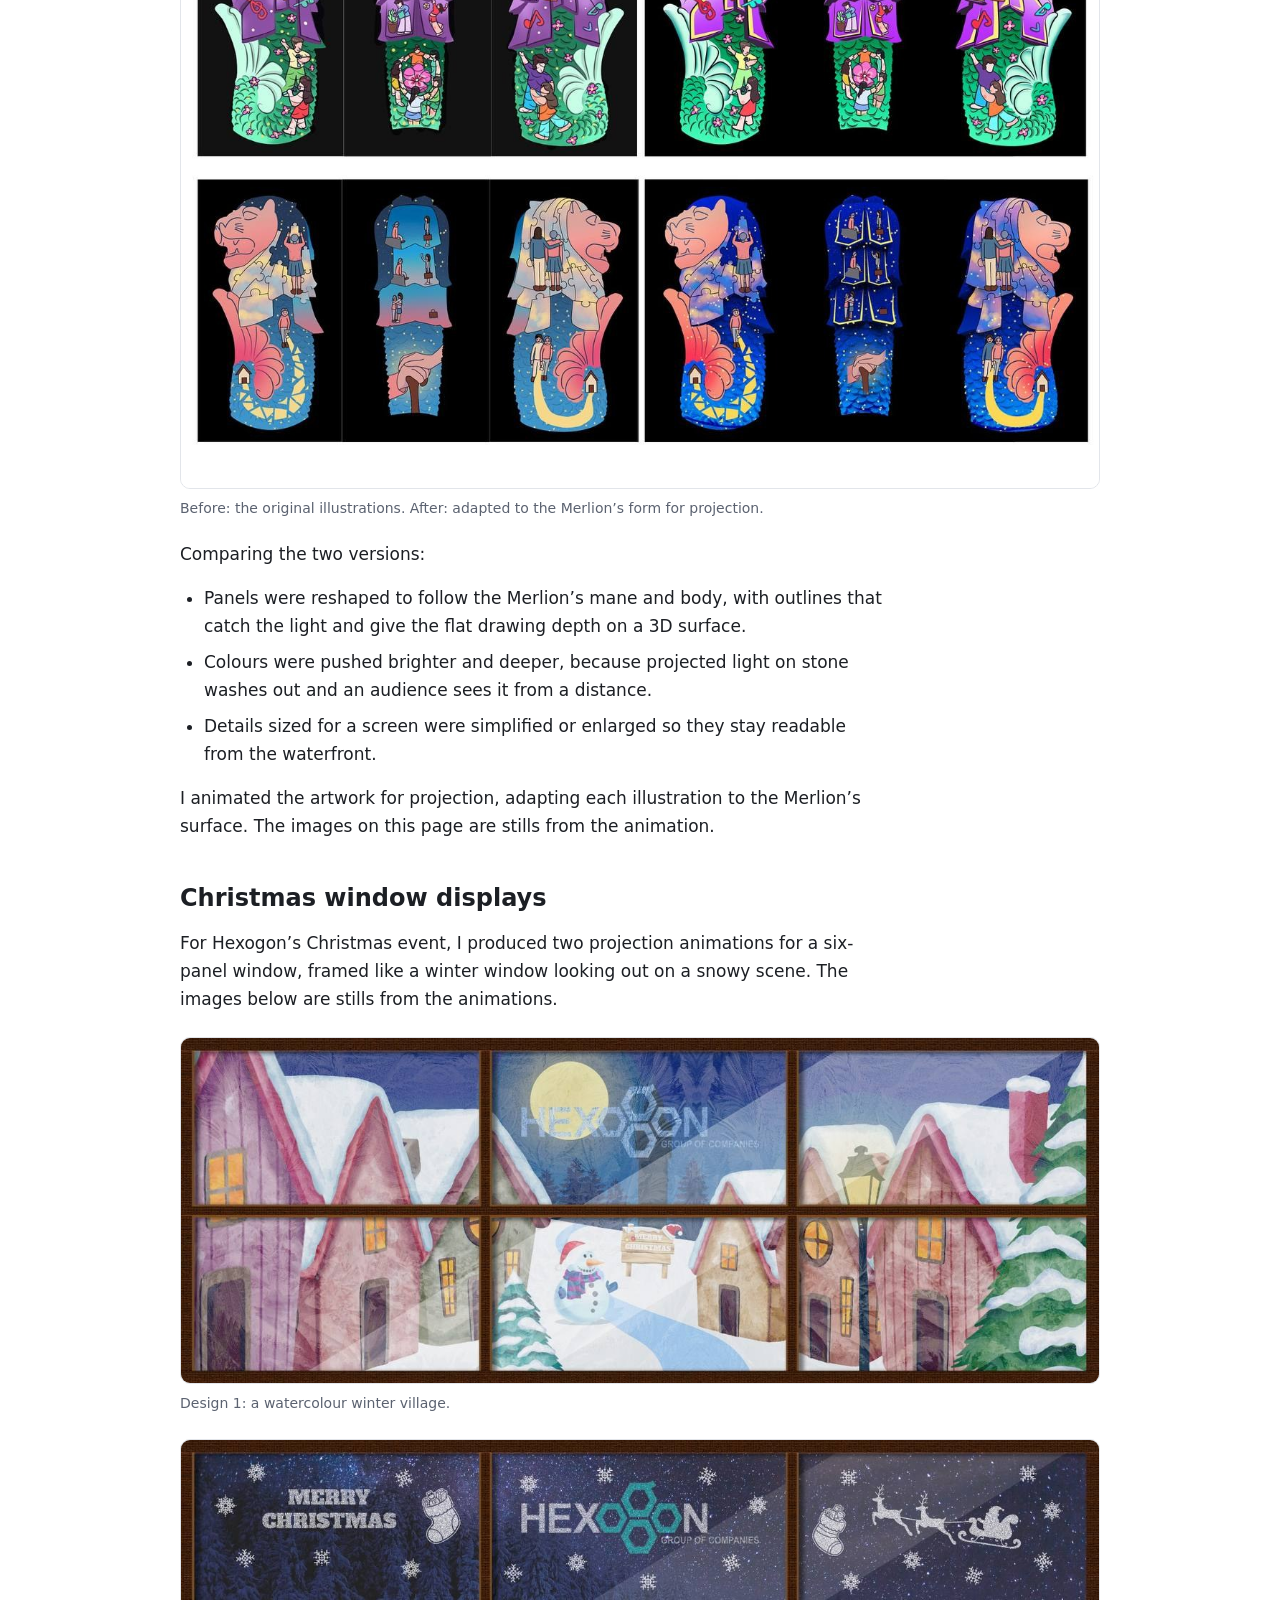
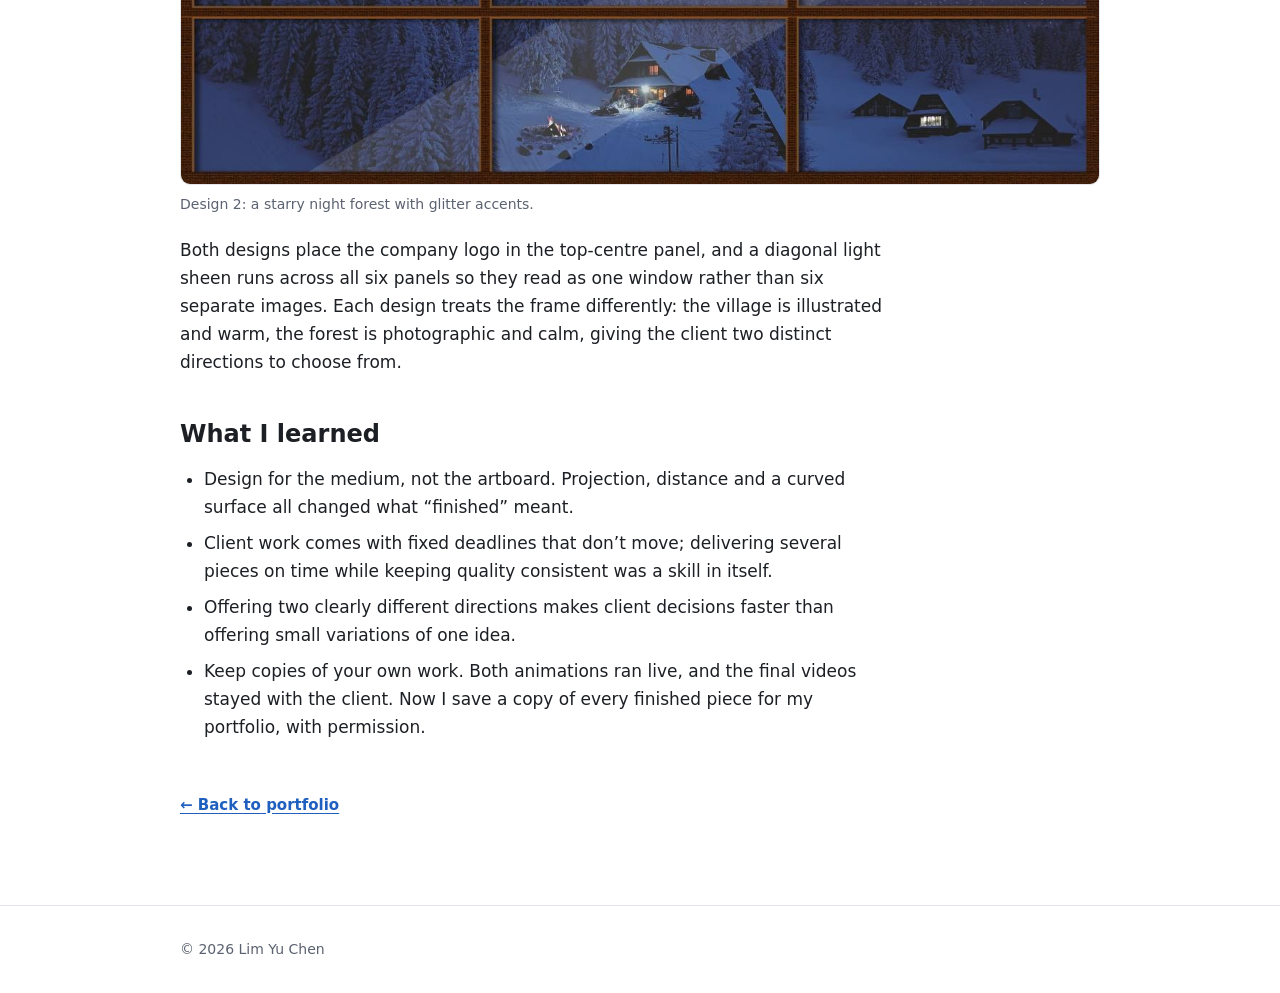
<file: public/hexogon.html>
<!doctype html>
<html lang="en">
<head>
  <meta charset="utf-8">
  <meta name="viewport" content="width=device-width, initial-scale=1">
  <title>Event Visuals – Multimedia Internship at Hexogon | Lim Yu Chen</title>
  <meta name="description" content="Case study: projection animations for live events during a multimedia internship at Hexogon, including the Merlion at Marina Bay for the Singapore Countdown 2023–2024.">
  <link rel="stylesheet" href="styles.css">
</head>
<body>
  <script>
    // Apply the theme before first paint to avoid a flash of the wrong colours.
    (function () {
      var stored = null;
      try { stored = sessionStorage.getItem("theme"); } catch (e) {}
      var dark = stored ? stored === "dark" : matchMedia("(prefers-color-scheme: dark)").matches;
      document.body.classList.toggle("dark", dark);
    })();
  </script>
  <header class="site-header">
    <nav class="container nav" aria-label="Main">
      <a class="nav-name" href="index.html#hero">Lim Yu Chen</a>
      <ul class="nav-links">
        <li><a href="index.html#about">About</a></li>
        <li><a href="index.html#skills">Skills</a></li>
        <li><a href="index.html#projects">Projects</a></li>
        <li><a href="index.html#repos">Repos</a></li>
        <li><a href="index.html#contact">Contact</a></li>
        <li><button type="button" class="theme-toggle" id="theme-toggle" aria-pressed="false">Dark mode</button></li>
      </ul>
    </nav>
  </header>

  <main>
    <section id="hero" class="case-hero">
      <div class="container">
        <a class="back-link" href="index.html#frontend">← Back to portfolio</a>
        <h1>Event Visuals – Multimedia Internship at Hexogon</h1>
        <p class="case-meta">Multimedia Intern · Hexogon Group of Companies · Sep 2023 – Feb 2024</p>

        <figure class="screenshot screenshot-full">
          <a href="img/hexogon/merlion-live.jpg" target="_blank" rel="noopener">
            <img src="img/hexogon/merlion-live.jpg" width="1280" height="728"
              alt="The Merlion at night, lit by a projection of colourful illustrations: puzzle-piece panels with figures of a couple and a family on its mane and body, blue scales and a pink tail with a small house. Water still arcs from its mouth, with the Esplanade and city lights behind.">
          </a>
          <figcaption>Live projection on the Merlion at Marina Bay, Singapore Countdown 2023–2024.</figcaption>
        </figure>

        <dl class="at-a-glance" aria-label="At a glance">
          <div>
            <dt>Role</dt>
            <dd>Multimedia intern</dd>
          </div>
          <div>
            <dt>Events</dt>
            <dd>Singapore Countdown 2023–2024 (Marina Bay); Hexogon Christmas event</dd>
          </div>
          <div>
            <dt>Tools</dt>
            <dd>Adobe After Effects, Photoshop, Illustrator, Premiere Pro</dd>
          </div>
          <div>
            <dt>Output</dt>
            <dd>Projection animations for two live events (stills shown; original videos not available)</dd>
          </div>
        </dl>
      </div>
    </section>

    <section class="case-study">
      <div class="container">
        <h2>Projecting onto the Merlion</h2>
        <p class="prose">For the Singapore Countdown, illustrated artwork was projected onto the Merlion at Marina Bay. Artwork that looks right on a flat screen does not automatically work on a curved stone statue at night, viewed from across the bay.</p>

        <figure class="screenshot screenshot-full">
          <a href="img/hexogon/merlion-before-after.jpg" target="_blank" rel="noopener">
            <img src="img/hexogon/merlion-before-after.jpg" width="1280" height="996" loading="lazy"
              alt="Before and after comparison of two Merlion designs, each shown from the left, back and right. Top: a purple mane with musical notes and a green body with dancing figures; in the After version the mane panels have yellow outlines and the face is white. Bottom: a pink and blue puzzle-themed design; in the After version the blues are deeper, the panels are outlined and the details are brighter.">
          </a>
          <figcaption>Before: the original illustrations. After: adapted to the Merlion’s form for projection.</figcaption>
        </figure>

        <p class="prose">Comparing the two versions:</p>
        <ul class="prose-list">
          <li>Panels were reshaped to follow the Merlion’s mane and body, with outlines that catch the light and give the flat drawing depth on a 3D surface.</li>
          <li>Colours were pushed brighter and deeper, because projected light on stone washes out and an audience sees it from a distance.</li>
          <li>Details sized for a screen were simplified or enlarged so they stay readable from the waterfront.</li>
        </ul>

        <!-- TODO: add the credit for the original illustrations after "adapting each illustration to the Merlion's surface." (e.g. "The original illustrations were created by community artists." / "provided by the client.") -->
        <p class="prose">I animated the artwork for projection, adapting each illustration to the Merlion’s surface. The images on this page are stills from the animation.</p>

        <h2>Christmas window displays</h2>
        <p class="prose">For Hexogon’s Christmas event, I produced two projection animations for a six-panel window, framed like a winter window looking out on a snowy scene. The images below are stills from the animations.</p>

        <figure class="screenshot screenshot-full">
          <a href="img/hexogon/christmas-window-1.jpg" target="_blank" rel="noopener">
            <img src="img/hexogon/christmas-window-1.jpg" width="1280" height="480" loading="lazy"
              alt="A six-panel window in a brown frame looking out on a watercolour village of snowy pink and purple houses under a full moon. The Hexogon logo sits faintly in the top-centre panel, and the bottom-centre panel shows a snowman beside a Merry Christmas sign. A pale diagonal sheen crosses the panels.">
          </a>
          <figcaption>Design 1: a watercolour winter village.</figcaption>
        </figure>
        <figure class="screenshot screenshot-full">
          <a href="img/hexogon/christmas-window-2.jpg" target="_blank" rel="noopener">
            <img src="img/hexogon/christmas-window-2.jpg" width="1280" height="480" loading="lazy"
              alt="The same six-panel window looking out on a starry night over a snowy pine forest and lit cabins. The top row has glittering silver Merry Christmas text and a stocking, the Hexogon logo in silver and teal, and a reindeer-drawn sleigh, surrounded by snowflakes. A pale diagonal sheen crosses the panels.">
          </a>
          <figcaption>Design 2: a starry night forest with glitter accents.</figcaption>
        </figure>

        <p class="prose">Both designs place the company logo in the top-centre panel, and a diagonal light sheen runs across all six panels so they read as one window rather than six separate images. Each design treats the frame differently: the village is illustrated and warm, the forest is photographic and calm, giving the client two distinct directions to choose from.</p>

        <h2>What I learned</h2>
        <ul class="prose-list">
          <li>Design for the medium, not the artboard. Projection, distance and a curved surface all changed what “finished” meant.</li>
          <li>Client work comes with fixed deadlines that don’t move; delivering several pieces on time while keeping quality consistent was a skill in itself.</li>
          <li>Offering two clearly different directions makes client decisions faster than offering small variations of one idea.</li>
          <li>Keep copies of your own work. Both animations ran live, and the final videos stayed with the client. Now I save a copy of every finished piece for my portfolio, with permission.</li>
        </ul>

        <p class="case-footer-link"><a class="back-link" href="index.html#frontend">← Back to portfolio</a></p>
      </div>
    </section>
  </main>

  <button type="button" class="back-to-top" id="back-to-top" aria-label="Back to top" hidden>↑ Top</button>

  <footer class="site-footer">
    <div class="container">
      <p>© <span id="year">2026</span> Lim Yu Chen</p>
    </div>
  </footer>

  <script src="script.js"></script>
</body>
</html>
</file>
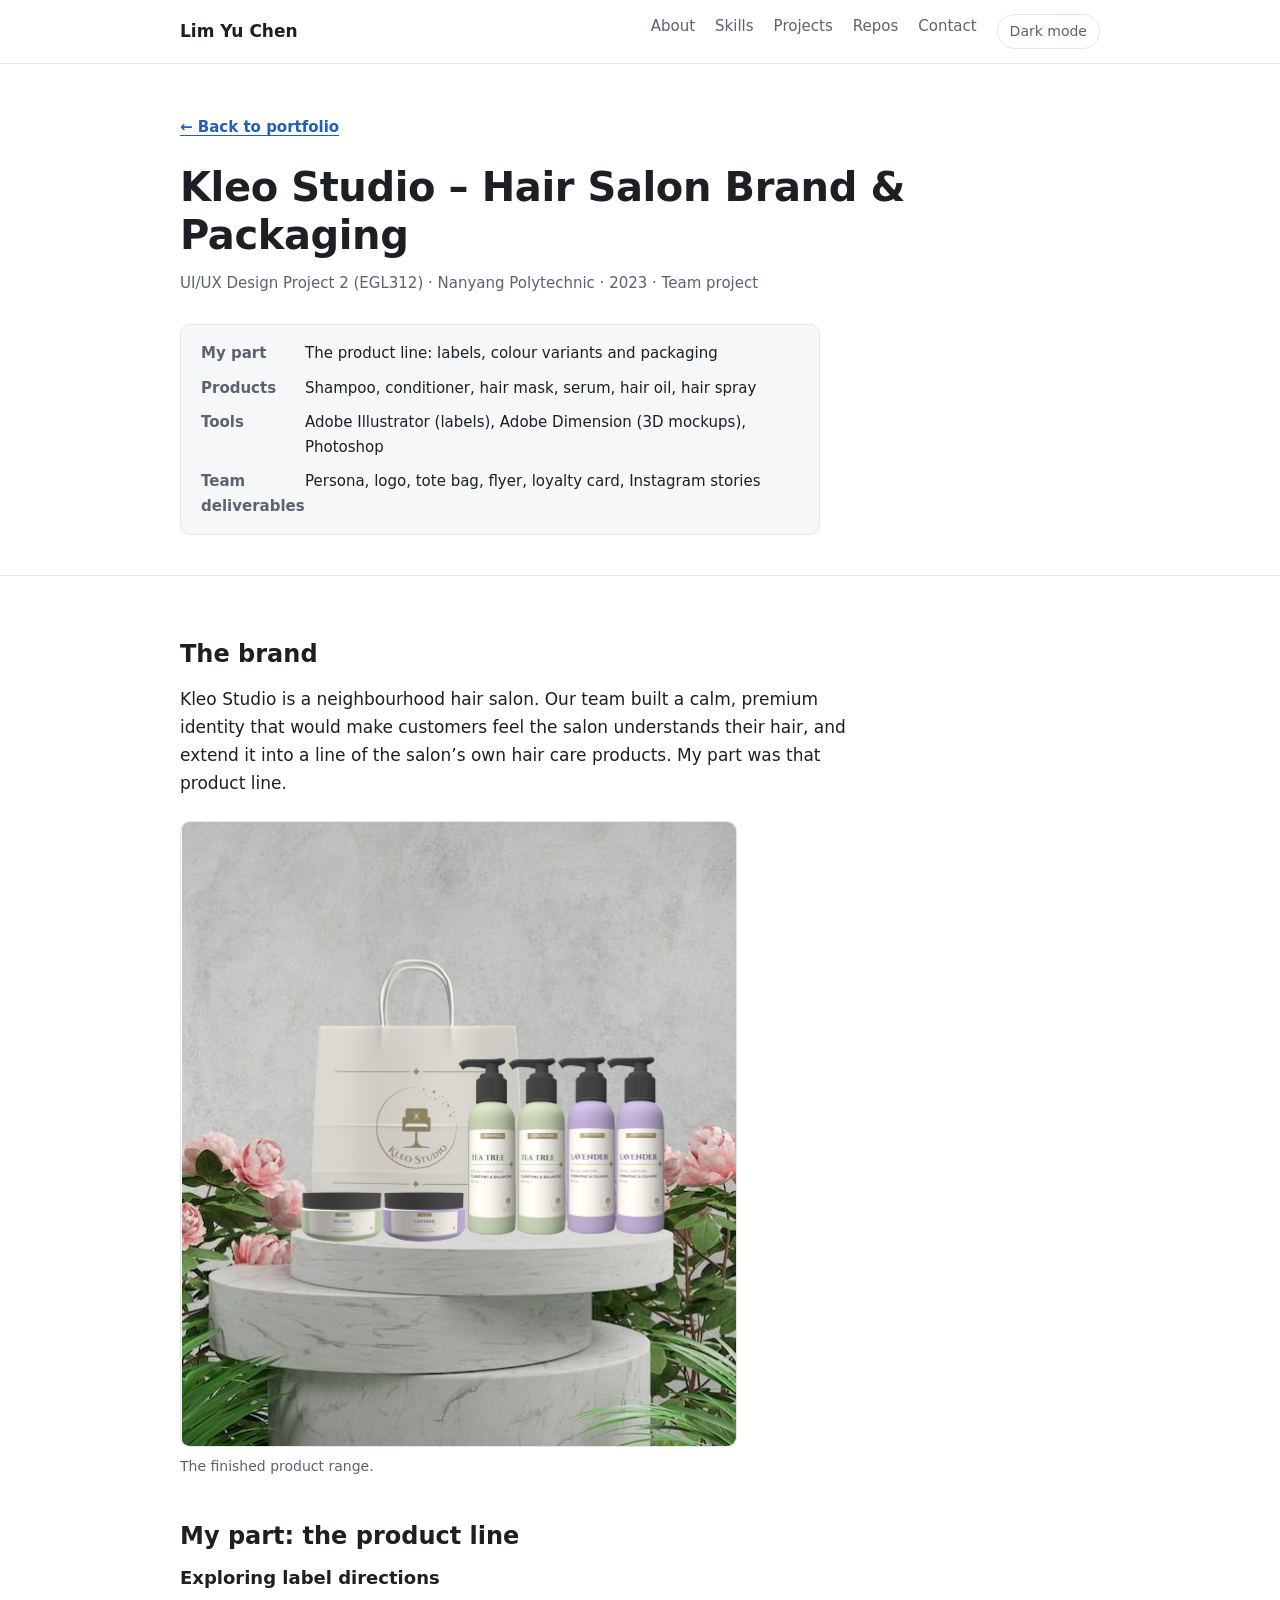
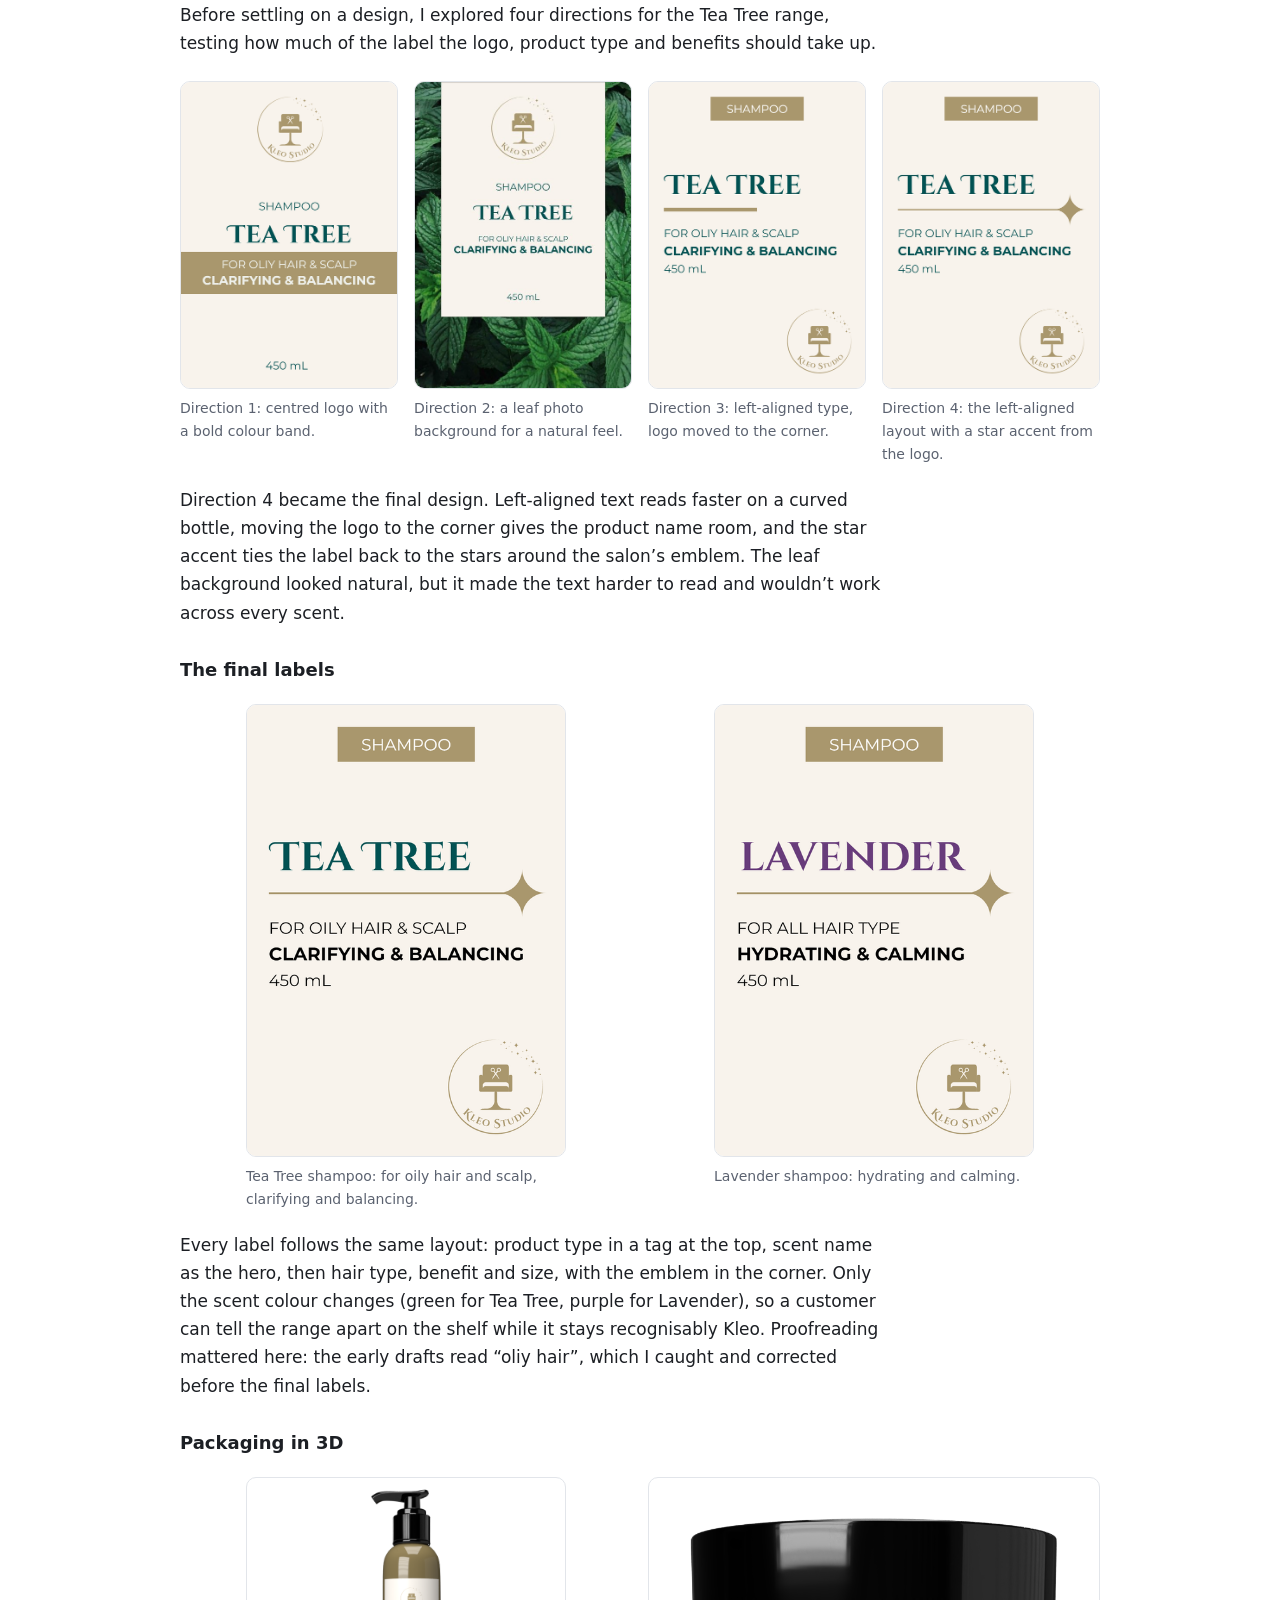
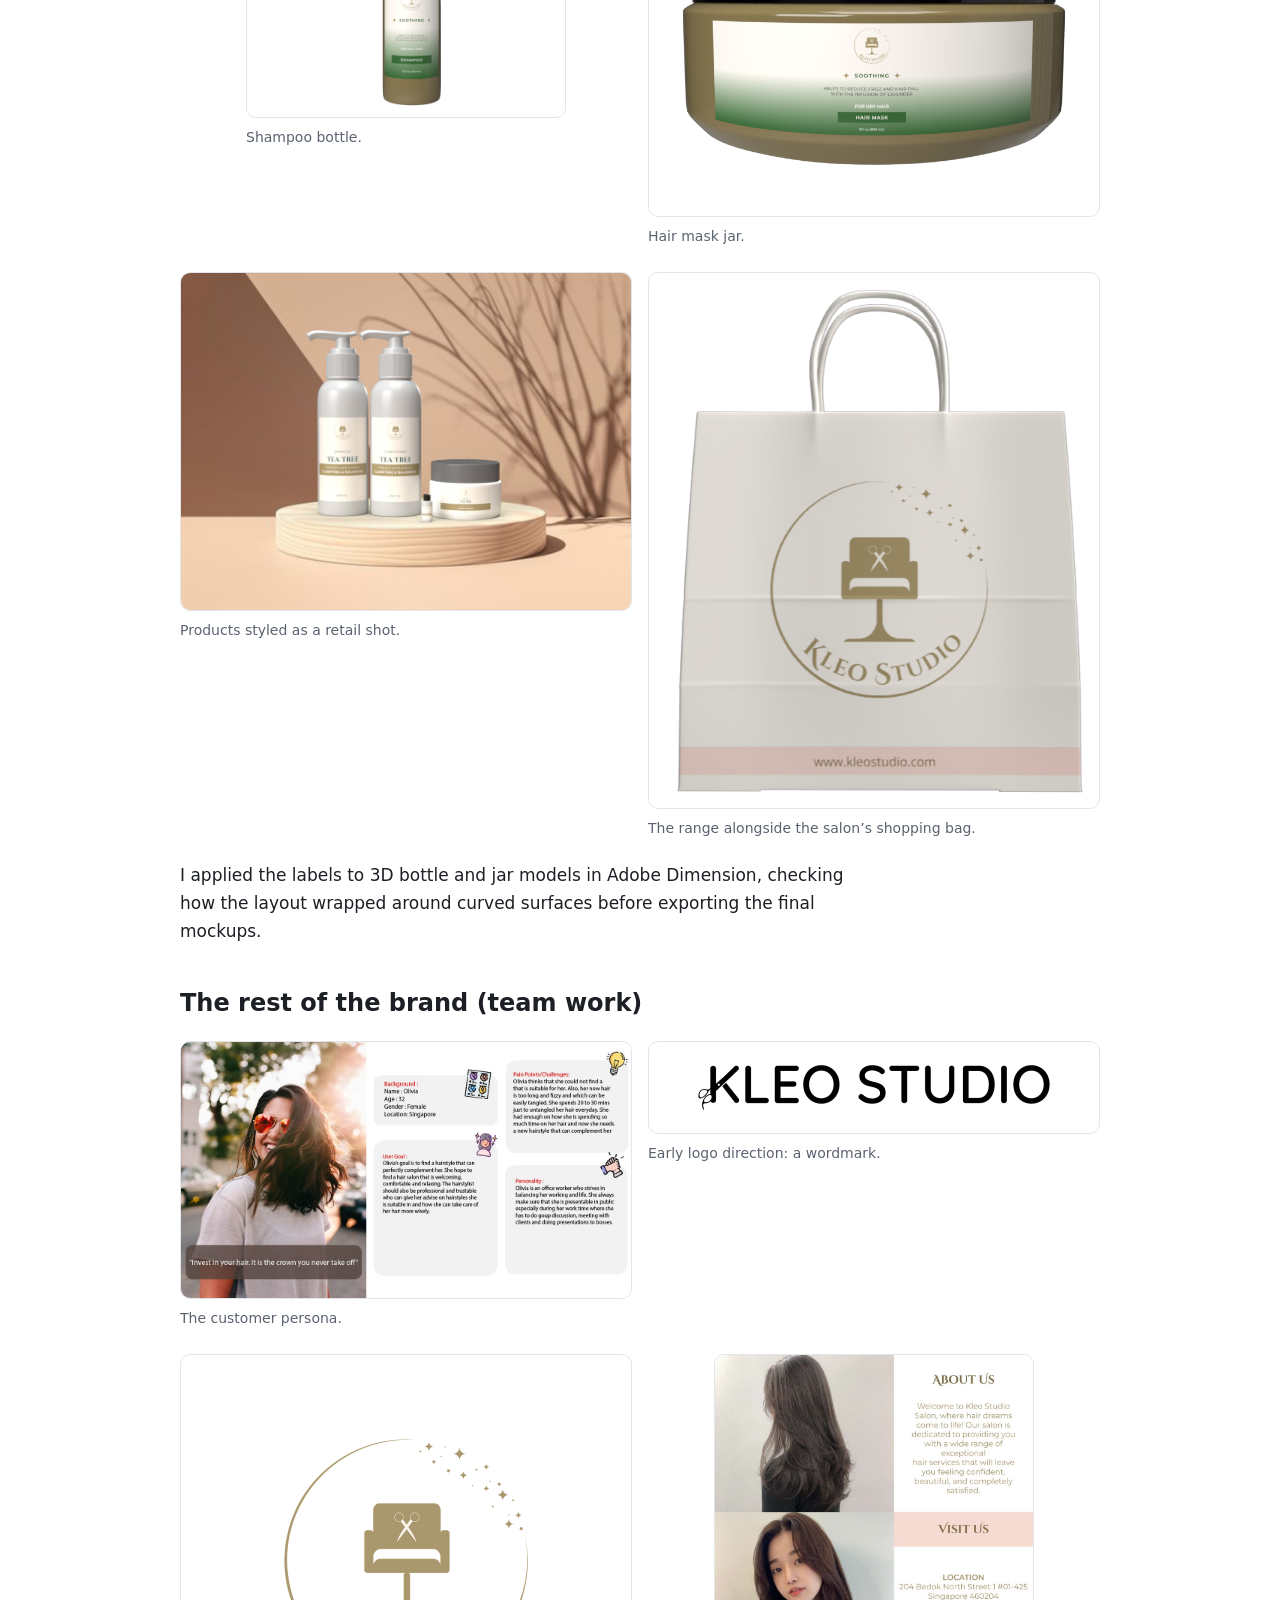
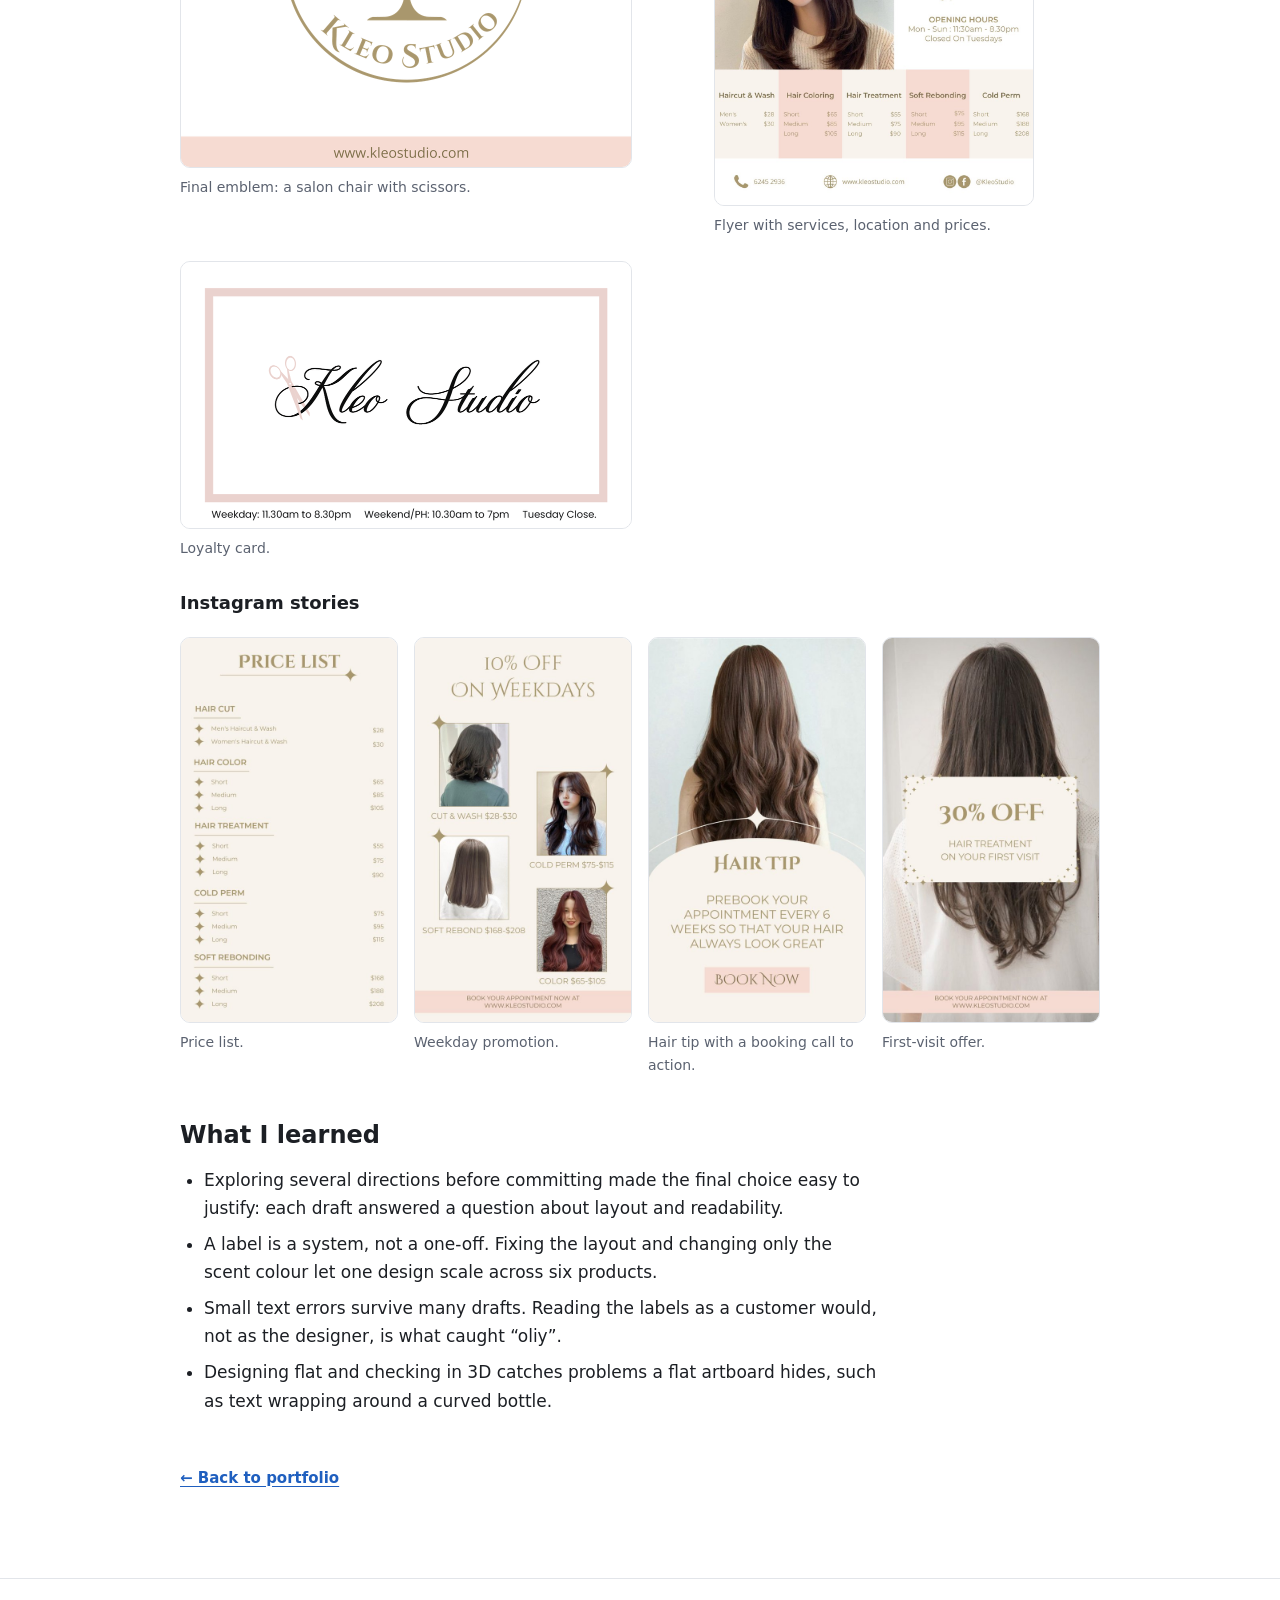
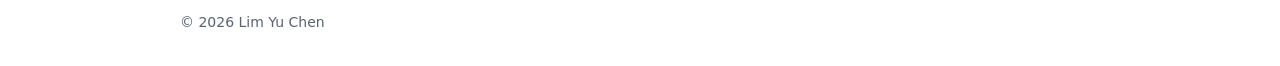
<file: public/kleo-studio.html>
<!doctype html>
<html lang="en">
<head>
  <meta charset="utf-8">
  <meta name="viewport" content="width=device-width, initial-scale=1">
  <title>Kleo Studio – Hair Salon Brand &amp; Packaging | Lim Yu Chen</title>
  <meta name="description" content="Case study: designing the labels, colour variants and 3D packaging mockups for a hair salon's own hair care product line.">
  <link rel="stylesheet" href="styles.css">
</head>
<body>
  <script>
    // Apply the theme before first paint to avoid a flash of the wrong colours.
    (function () {
      var stored = null;
      try { stored = sessionStorage.getItem("theme"); } catch (e) {}
      var dark = stored ? stored === "dark" : matchMedia("(prefers-color-scheme: dark)").matches;
      document.body.classList.toggle("dark", dark);
    })();
  </script>
  <header class="site-header">
    <nav class="container nav" aria-label="Main">
      <a class="nav-name" href="index.html#hero">Lim Yu Chen</a>
      <ul class="nav-links">
        <li><a href="index.html#about">About</a></li>
        <li><a href="index.html#skills">Skills</a></li>
        <li><a href="index.html#projects">Projects</a></li>
        <li><a href="index.html#repos">Repos</a></li>
        <li><a href="index.html#contact">Contact</a></li>
        <li><button type="button" class="theme-toggle" id="theme-toggle" aria-pressed="false">Dark mode</button></li>
      </ul>
    </nav>
  </header>

  <main>
    <section id="hero" class="case-hero">
      <div class="container">
        <a class="back-link" href="index.html#frontend">← Back to portfolio</a>
        <h1>Kleo Studio – Hair Salon Brand &amp; Packaging</h1>
        <p class="case-meta">UI/UX Design Project 2 (EGL312) · Nanyang Polytechnic · 2023 · Team project</p>

        <dl class="at-a-glance" aria-label="At a glance">
          <div>
            <dt>My part</dt>
            <dd>The product line: labels, colour variants and packaging</dd>
          </div>
          <div>
            <dt>Products</dt>
            <dd>Shampoo, conditioner, hair mask, serum, hair oil, hair spray</dd>
          </div>
          <div>
            <dt>Tools</dt>
            <dd>Adobe Illustrator (labels), Adobe Dimension (3D mockups), Photoshop</dd>
          </div>
          <div>
            <dt>Team deliverables</dt>
            <dd>Persona, logo, tote bag, flyer, loyalty card, Instagram stories</dd>
          </div>
        </dl>
      </div>
    </section>

    <section class="case-study">
      <div class="container">
        <h2>The brand</h2>
        <p class="prose">Kleo Studio is a neighbourhood hair salon. Our team built a calm, premium identity that would make customers feel the salon understands their hair, and extend it into a line of the salon’s own hair care products. My part was that product line.</p>

        <figure class="screenshot screenshot-transparent">
          <a href="img/kleo-studio/product-range.png" target="_blank" rel="noopener">
            <img src="img/kleo-studio/product-range.png" width="557" height="626" loading="lazy"
              alt="3D mockup of the product range on a marble plinth among pink peonies: two green Tea Tree and two lavender Lavender pump bottles, matching green and lavender jars, and a white Kleo Studio shopping bag.">
          </a>
          <figcaption>The finished product range.</figcaption>
        </figure>

        <h2>My part: the product line</h2>
        <h3>Exploring label directions</h3>
        <p class="prose">Before settling on a design, I explored four directions for the Tea Tree range, testing how much of the label the logo, product type and benefits should take up.</p>

        <div class="gallery gallery-row-4">
          <figure class="screenshot screenshot-phone">
            <a href="img/kleo-studio/label-draft-1.png" target="_blank" rel="noopener">
              <img src="img/kleo-studio/label-draft-1.png" width="500" height="709" loading="lazy"
                alt="Label draft 1 for Tea Tree shampoo: the gold emblem centred at the top, SHAMPOO and TEA TREE in dark green below it, and a wide gold band across the middle carrying the hair type and benefit, with 450 mL at the bottom.">
            </a>
            <figcaption>Direction 1: centred logo with a bold colour band.</figcaption>
          </figure>
          <figure class="screenshot screenshot-phone">
            <a href="img/kleo-studio/label-draft-2.jpg" target="_blank" rel="noopener">
              <img src="img/kleo-studio/label-draft-2.jpg" width="500" height="709" loading="lazy"
                alt="Label draft 2: the same centred layout on a cream panel laid over a photo of dense green leaves that fills the background.">
            </a>
            <figcaption>Direction 2: a leaf photo background for a natural feel.</figcaption>
          </figure>
          <figure class="screenshot screenshot-phone">
            <a href="img/kleo-studio/label-draft-3.png" target="_blank" rel="noopener">
              <img src="img/kleo-studio/label-draft-3.png" width="500" height="709" loading="lazy"
                alt="Label draft 3: SHAMPOO in a gold tag at the top, TEA TREE left-aligned in large dark-green type above a short gold rule, the hair type, benefit and size left-aligned below, and the emblem in the bottom-right corner.">
            </a>
            <figcaption>Direction 3: left-aligned type, logo moved to the corner.</figcaption>
          </figure>
          <figure class="screenshot screenshot-phone">
            <a href="img/kleo-studio/label-draft-4.png" target="_blank" rel="noopener">
              <img src="img/kleo-studio/label-draft-4.png" width="500" height="709" loading="lazy"
                alt="Label draft 4: the left-aligned layout of draft 3, with the gold rule under TEA TREE extended across the label and ending in a four-pointed star.">
            </a>
            <figcaption>Direction 4: the left-aligned layout with a star accent from the logo.</figcaption>
          </figure>
        </div>

        <p class="prose">Direction 4 became the final design. Left-aligned text reads faster on a curved bottle, moving the logo to the corner gives the product name room, and the star accent ties the label back to the stars around the salon’s emblem. The leaf background looked natural, but it made the text harder to read and wouldn’t work across every scent.</p>

        <h3>The final labels</h3>
        <div class="gallery">
          <figure class="screenshot screenshot-phone">
            <a href="img/kleo-studio/label-final.png" target="_blank" rel="noopener">
              <img src="img/kleo-studio/label-final.png" width="500" height="709" loading="lazy"
                alt="Final Tea Tree shampoo label: SHAMPOO in a gold tag, TEA TREE in large dark-green type above a gold rule ending in a star, then For oily hair and scalp, Clarifying and balancing, and 450 mL, with the emblem in the bottom-right corner.">
            </a>
            <figcaption>Tea Tree shampoo: for oily hair and scalp, clarifying and balancing.</figcaption>
          </figure>
          <figure class="screenshot screenshot-phone">
            <a href="img/kleo-studio/label-final-2.png" target="_blank" rel="noopener">
              <img src="img/kleo-studio/label-final-2.png" width="500" height="709" loading="lazy"
                alt="Final Lavender shampoo label in the same layout, with LAVENDER in purple, For all hair type, Hydrating and calming, and 450 mL.">
            </a>
            <figcaption>Lavender shampoo: hydrating and calming.</figcaption>
          </figure>
        </div>

        <p class="prose">Every label follows the same layout: product type in a tag at the top, scent name as the hero, then hair type, benefit and size, with the emblem in the corner. Only the scent colour changes (green for Tea Tree, purple for Lavender), so a customer can tell the range apart on the shelf while it stays recognisably Kleo. Proofreading mattered here: the early drafts read “oliy hair”, which I caught and corrected before the final labels.</p>

        <h3>Packaging in 3D</h3>
        <div class="gallery">
          <figure class="screenshot screenshot-phone screenshot-transparent">
            <a href="img/kleo-studio/bottle-shampoo.png" target="_blank" rel="noopener">
              <img src="img/kleo-studio/bottle-shampoo.png" width="800" height="600" loading="lazy"
                alt="3D render of a pump bottle of Soothing shampoo for oily hair, with the gold emblem at the top of a white label that fades to green at the bottom.">
            </a>
            <figcaption>Shampoo bottle.</figcaption>
          </figure>
          <figure class="screenshot screenshot-transparent">
            <a href="img/kleo-studio/jar-hairmask.png" target="_blank" rel="noopener">
              <img src="img/kleo-studio/jar-hairmask.png" width="800" height="600" loading="lazy"
                alt="3D render of a wide hair mask jar with a black lid, using the same emblem and white-to-green label as the shampoo bottle.">
            </a>
            <figcaption>Hair mask jar.</figcaption>
          </figure>
          <figure class="screenshot">
            <a href="img/kleo-studio/product-shot.jpg" target="_blank" rel="noopener">
              <img src="img/kleo-studio/product-shot.jpg" width="1024" height="768" loading="lazy"
                alt="Retail-style shot on a round wooden stand against a peach background: Tea Tree shampoo and conditioner bottles, a travel-size bottle and a jar, all with cream labels and a gold band reading Clarifying and Balancing.">
            </a>
            <figcaption>Products styled as a retail shot.</figcaption>
          </figure>
          <figure class="screenshot screenshot-transparent">
            <a href="img/kleo-studio/bag.png" target="_blank" rel="noopener">
              <img src="img/kleo-studio/bag.png" width="562" height="669" loading="lazy"
                alt="A white paper shopping bag with the gold Kleo Studio emblem in the centre and a pink band at the bottom reading www.kleostudio.com.">
            </a>
            <figcaption>The range alongside the salon’s shopping bag.</figcaption>
          </figure>
        </div>

        <p class="prose">I applied the labels to 3D bottle and jar models in Adobe Dimension, checking how the layout wrapped around curved surfaces before exporting the final mockups.</p>

        <h2>The rest of the brand (team work)</h2>
        <div class="gallery">
          <figure class="screenshot">
            <a href="img/kleo-studio/persona.jpg" target="_blank" rel="noopener">
              <img src="img/kleo-studio/persona.jpg" width="1200" height="682" loading="lazy"
                alt="Persona card for Olivia, 32, an office worker in Singapore, with the quote 'Invest in your hair. It is the crown you never take off'. Her goal is a hairstyle that suits her and a welcoming, professional salon that advises her on hair care; her pain point is long, frizzy hair that takes 20 to 30 minutes a day to untangle.">
            </a>
            <figcaption>The customer persona.</figcaption>
          </figure>
          <figure class="screenshot screenshot-transparent">
            <a href="img/kleo-studio/logo-early.png" target="_blank" rel="noopener">
              <img src="img/kleo-studio/logo-early.png" width="900" height="182" loading="lazy"
                alt="Early logo: the words KLEO STUDIO in black rounded capitals, with a small pair of scissors tucked into the K.">
            </a>
            <figcaption>Early logo direction: a wordmark.</figcaption>
          </figure>
          <figure class="screenshot screenshot-transparent">
            <a href="img/kleo-studio/logo-final.png" target="_blank" rel="noopener">
              <img src="img/kleo-studio/logo-final.png" width="900" height="824" loading="lazy"
                alt="Final logo in muted gold: a salon chair with crossed scissors on its back, inside a thin circle with a scatter of stars at the top right and the name Kleo Studio curving along the bottom.">
            </a>
            <figcaption>Final emblem: a salon chair with scissors.</figcaption>
          </figure>
          <figure class="screenshot screenshot-phone">
            <a href="img/kleo-studio/flyer.jpg" target="_blank" rel="noopener">
              <img src="img/kleo-studio/flyer.jpg" width="1000" height="1414" loading="lazy"
                alt="A portrait flyer in cream, pink and gold with two hairstyle photos, an About Us blurb, the salon's location and opening hours (11:30am to 8:30pm, closed on Tuesdays), and a price list for haircuts, colouring, treatment, soft rebonding and cold perms.">
            </a>
            <figcaption>Flyer with services, location and prices.</figcaption>
          </figure>
          <figure class="screenshot screenshot-transparent">
            <a href="img/kleo-studio/loyalty-card.png" target="_blank" rel="noopener">
              <img src="img/kleo-studio/loyalty-card.png" width="900" height="531" loading="lazy"
                alt="A loyalty card with a pale pink border and Kleo Studio in black script beside a pink pair of scissors, with opening hours along the bottom.">
            </a>
            <figcaption>Loyalty card.</figcaption>
          </figure>
        </div>

        <h3>Instagram stories</h3>
        <div class="gallery gallery-row-4">
          <figure class="screenshot screenshot-phone">
            <a href="img/kleo-studio/ig-story-1.jpg" target="_blank" rel="noopener">
              <img src="img/kleo-studio/ig-story-1.jpg" width="540" height="960" loading="lazy"
                alt="Instagram story on a cream background: a gold Price List for haircuts, hair colour, hair treatment, cold perms and soft rebonding, with short, medium and long prices.">
            </a>
            <figcaption>Price list.</figcaption>
          </figure>
          <figure class="screenshot screenshot-phone">
            <a href="img/kleo-studio/ig-story-2.jpg" target="_blank" rel="noopener">
              <img src="img/kleo-studio/ig-story-2.jpg" width="540" height="960" loading="lazy"
                alt="Instagram story headed 10% Off on Weekdays, with four hairstyle photos labelled with price ranges for cut and wash, cold perm, soft rebonding and colour, and a pink booking banner at the bottom.">
            </a>
            <figcaption>Weekday promotion.</figcaption>
          </figure>
          <figure class="screenshot screenshot-phone">
            <a href="img/kleo-studio/ig-story-3.jpg" target="_blank" rel="noopener">
              <img src="img/kleo-studio/ig-story-3.jpg" width="540" height="960" loading="lazy"
                alt="Instagram story showing long wavy brown hair from behind, with a Hair Tip to prebook an appointment every 6 weeks and a pink Book Now button.">
            </a>
            <figcaption>Hair tip with a booking call to action.</figcaption>
          </figure>
          <figure class="screenshot screenshot-phone">
            <a href="img/kleo-studio/ig-story-4.jpg" target="_blank" rel="noopener">
              <img src="img/kleo-studio/ig-story-4.jpg" width="540" height="960" loading="lazy"
                alt="Instagram story showing long brown hair from behind, with a starry cream panel offering 30% off a hair treatment on the first visit and a booking banner at the bottom.">
            </a>
            <figcaption>First-visit offer.</figcaption>
          </figure>
        </div>

        <h2>What I learned</h2>
        <ul class="prose-list">
          <li>Exploring several directions before committing made the final choice easy to justify: each draft answered a question about layout and readability.</li>
          <li>A label is a system, not a one-off. Fixing the layout and changing only the scent colour let one design scale across six products.</li>
          <li>Small text errors survive many drafts. Reading the labels as a customer would, not as the designer, is what caught “oliy”.</li>
          <li>Designing flat and checking in 3D catches problems a flat artboard hides, such as text wrapping around a curved bottle.</li>
        </ul>

        <p class="case-footer-link"><a class="back-link" href="index.html#frontend">← Back to portfolio</a></p>
      </div>
    </section>
  </main>

  <button type="button" class="back-to-top" id="back-to-top" aria-label="Back to top" hidden>↑ Top</button>

  <footer class="site-footer">
    <div class="container">
      <p>© <span id="year">2026</span> Lim Yu Chen</p>
    </div>
  </footer>

  <script src="script.js"></script>
</body>
</html>
</file>
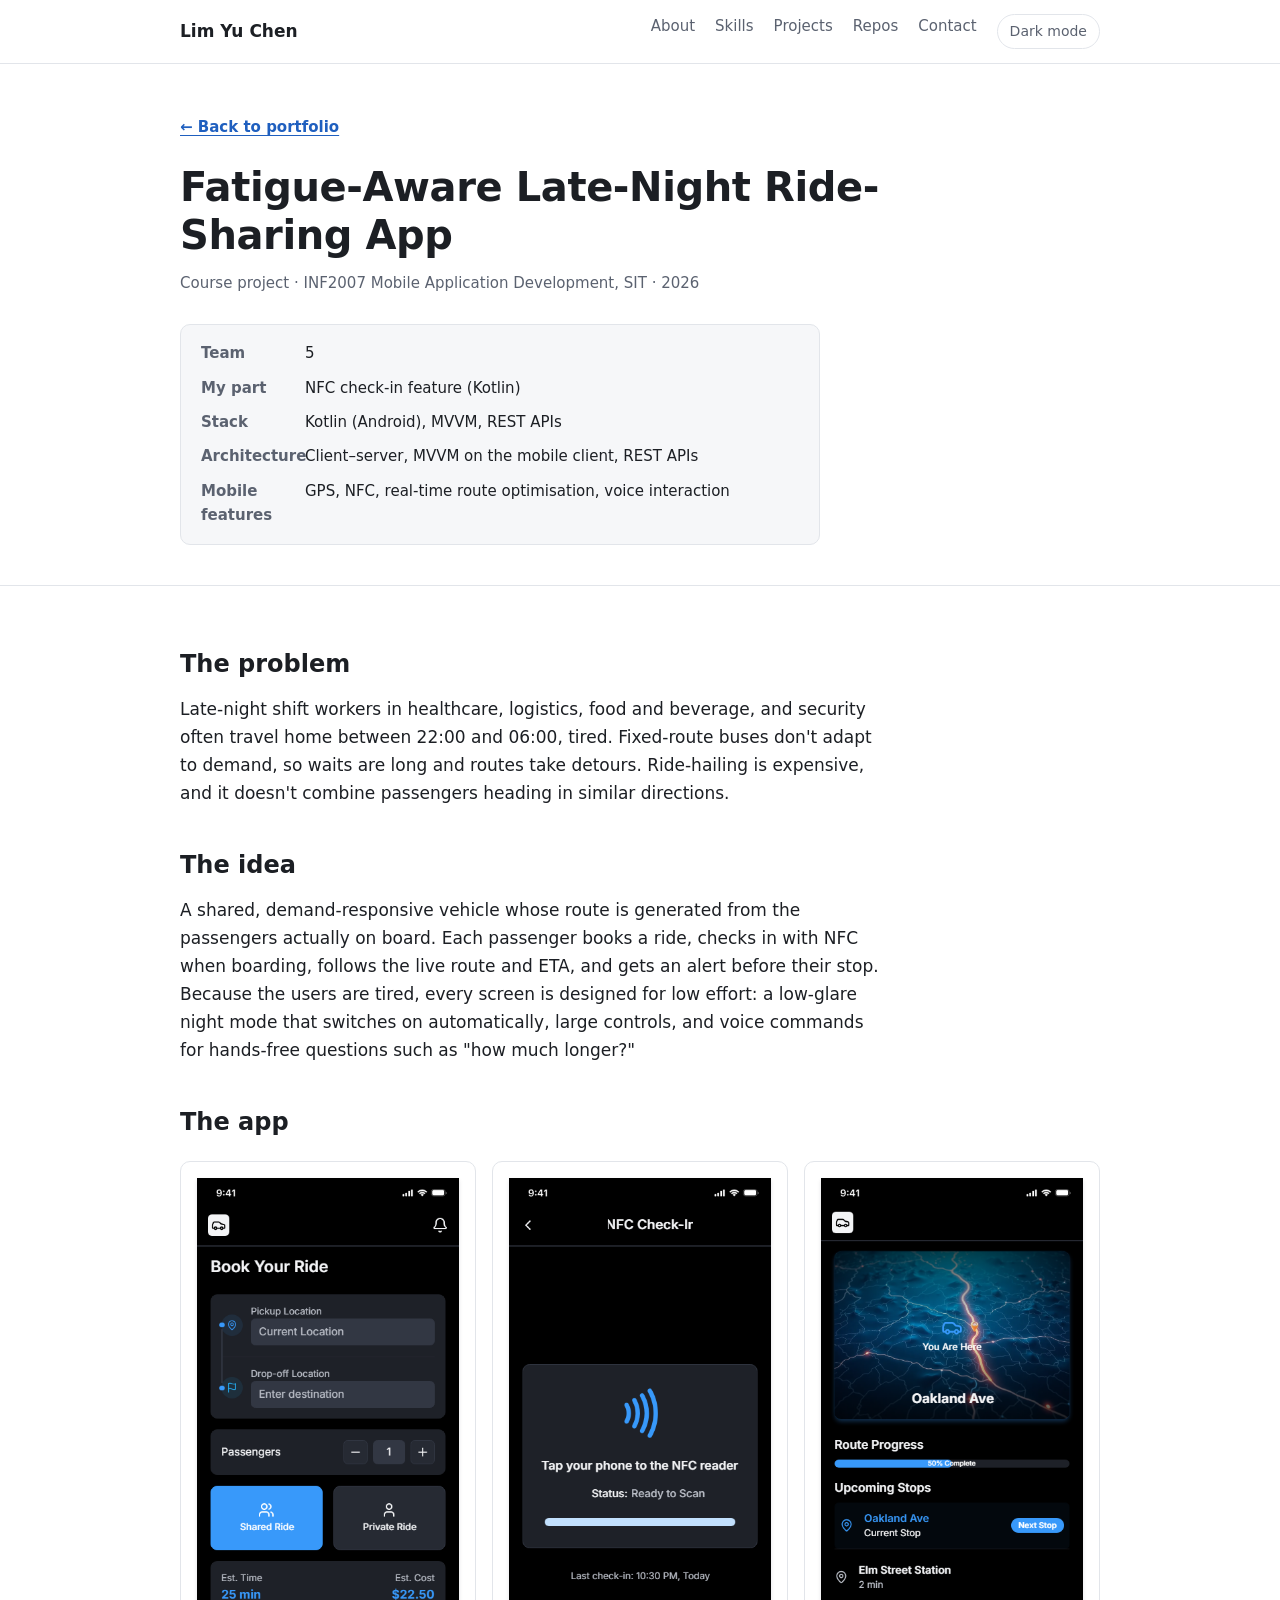
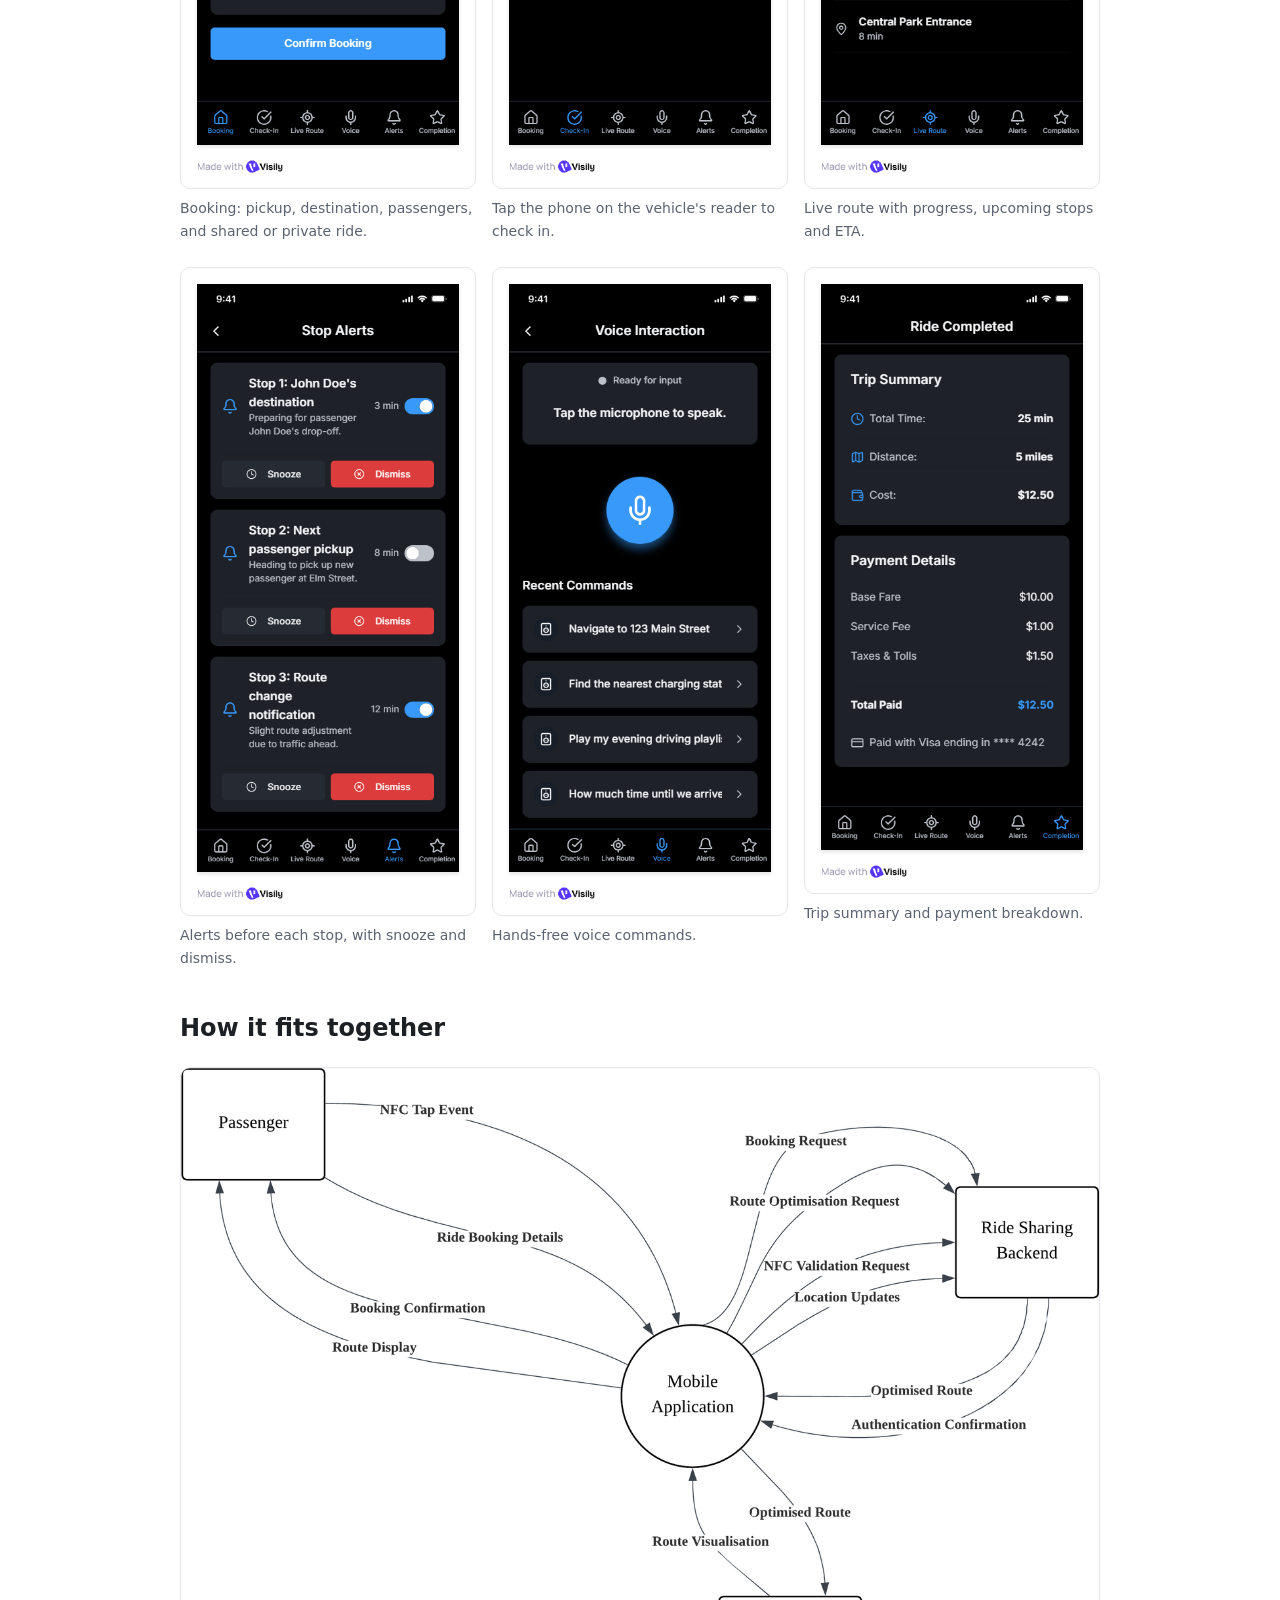
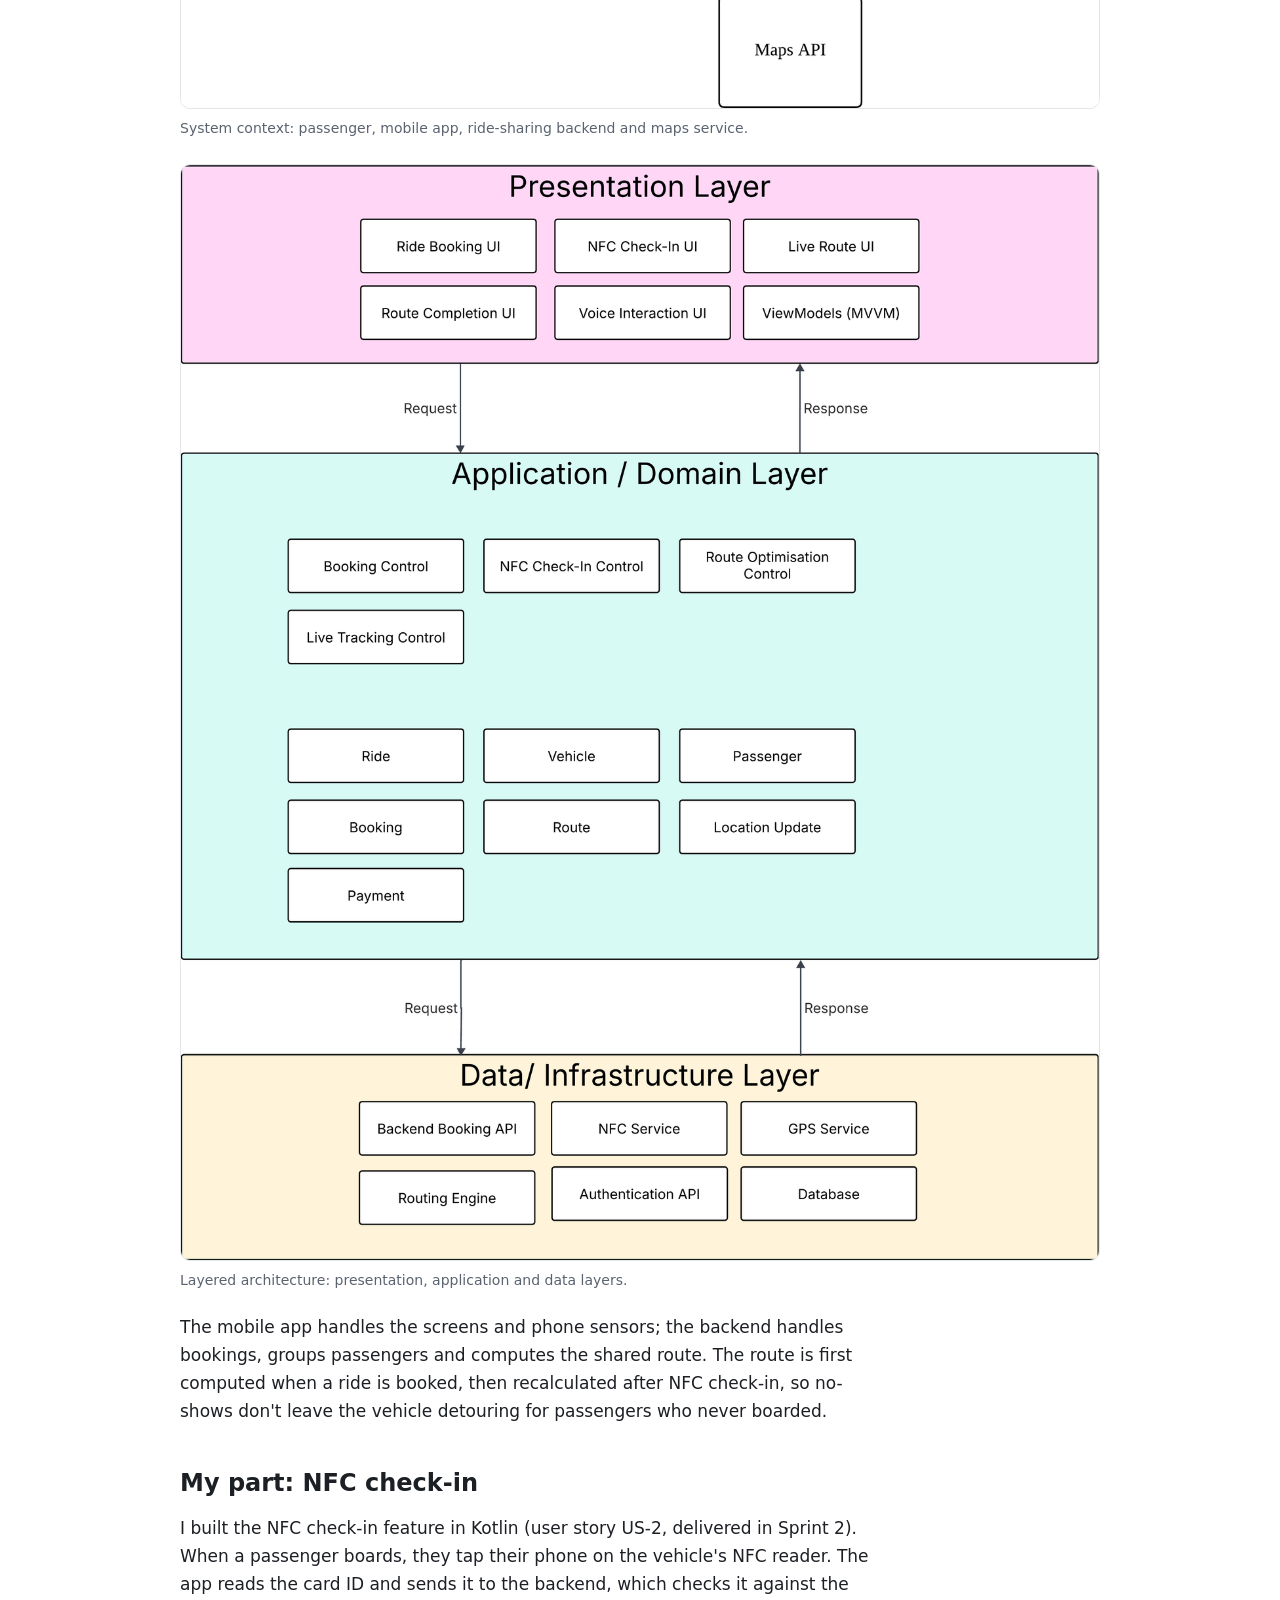
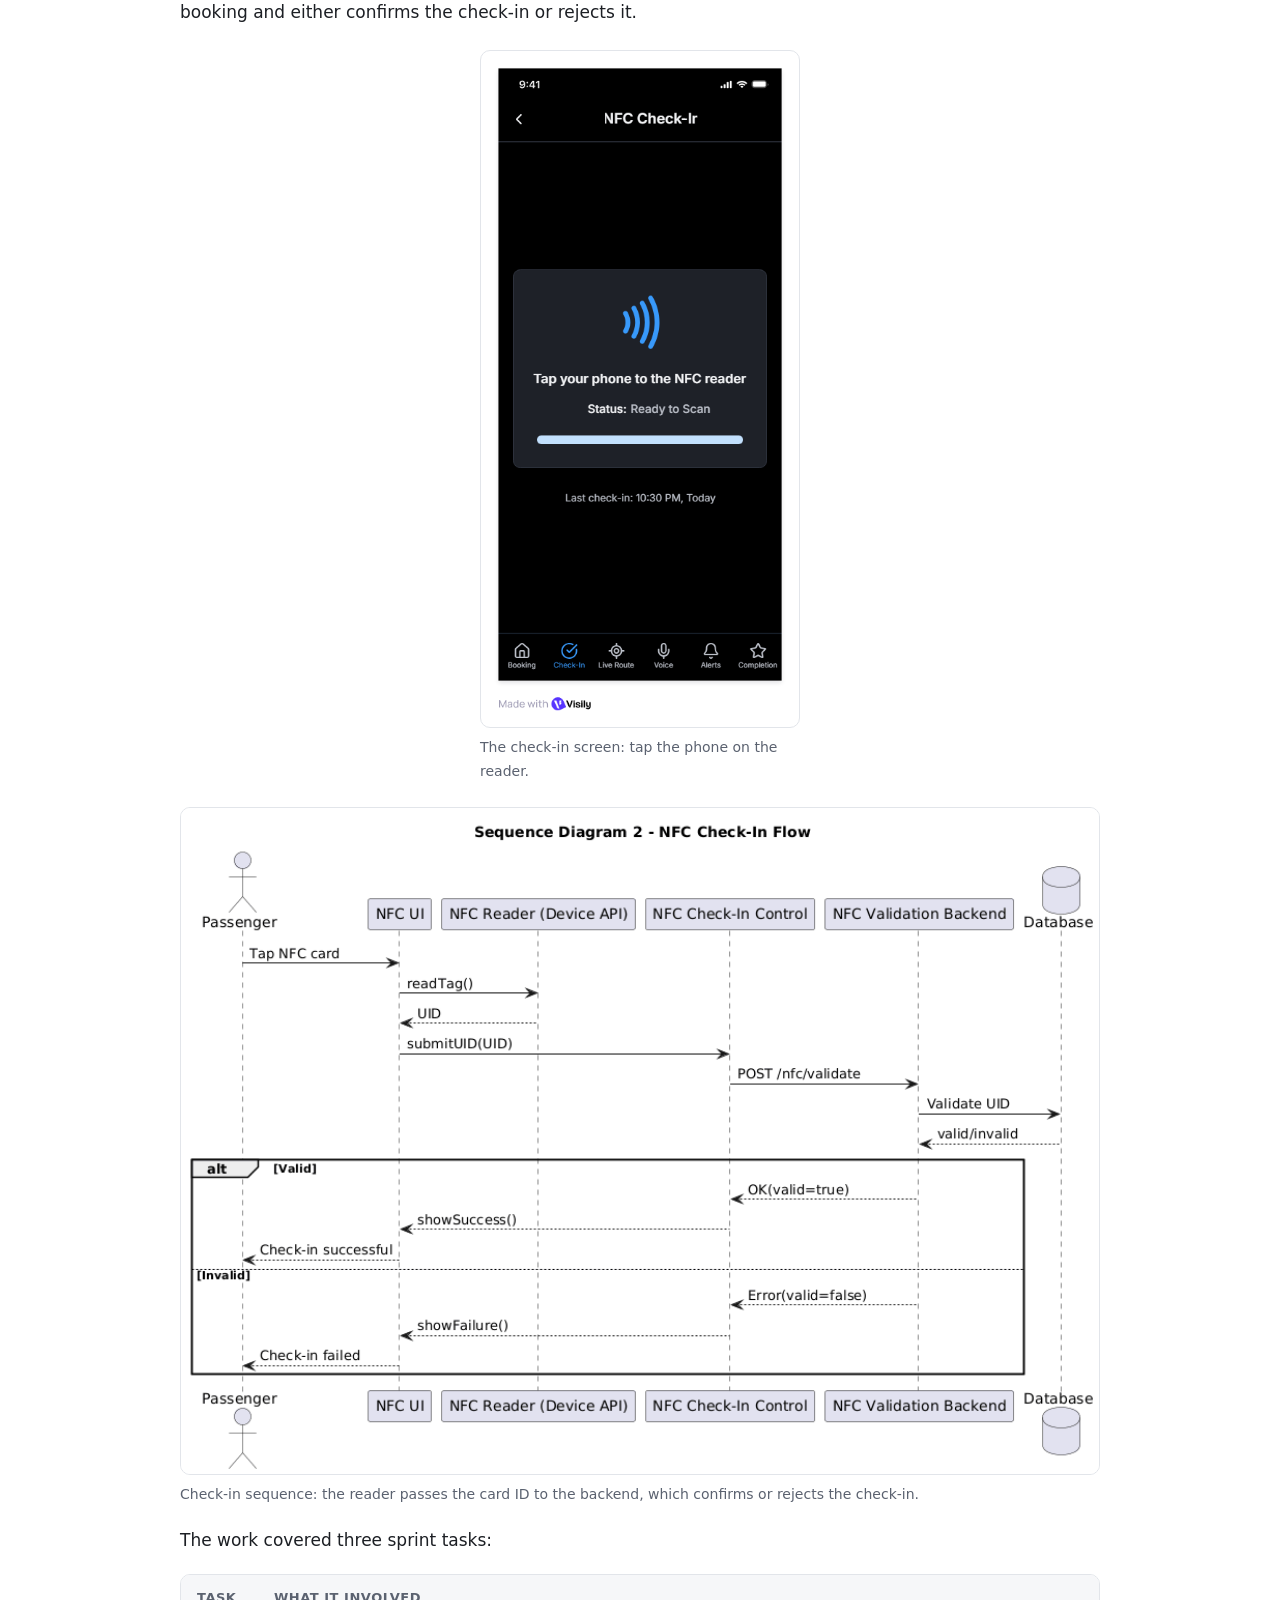
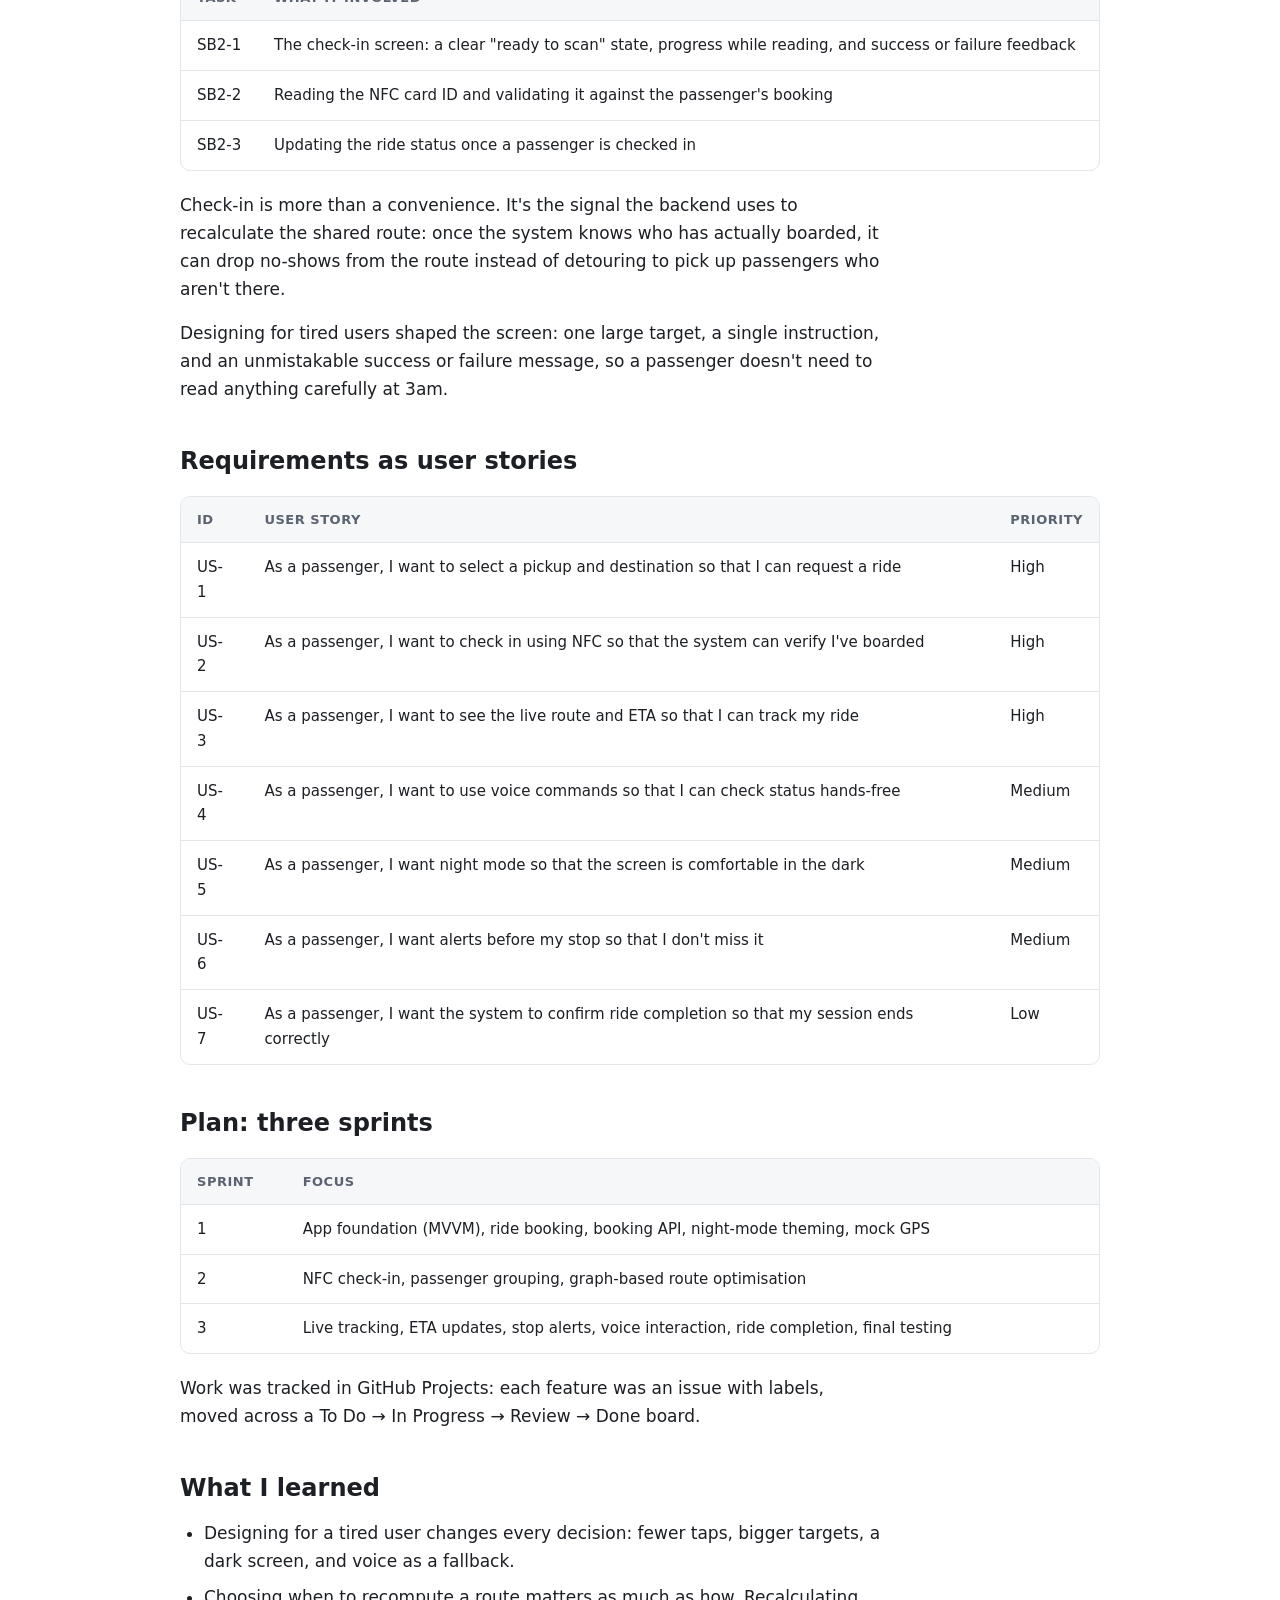
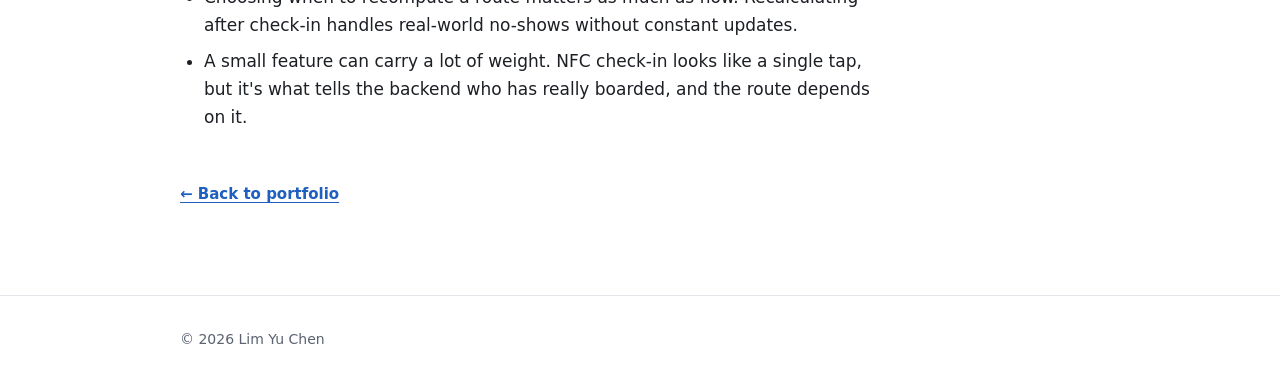
<file: public/night-ride.html>
<!doctype html>
<html lang="en">
<head>
  <meta charset="utf-8">
  <meta name="viewport" content="width=device-width, initial-scale=1">
  <title>Fatigue-Aware Late-Night Ride-Sharing App | Lim Yu Chen</title>
  <meta name="description" content="Case study: NFC check-in for a demand-responsive late-night ride-sharing app designed for tired shift workers.">
  <link rel="stylesheet" href="styles.css">
</head>
<body>
  <script>
    // Apply the theme before first paint to avoid a flash of the wrong colours.
    (function () {
      var stored = null;
      try { stored = sessionStorage.getItem("theme"); } catch (e) {}
      var dark = stored ? stored === "dark" : matchMedia("(prefers-color-scheme: dark)").matches;
      document.body.classList.toggle("dark", dark);
    })();
  </script>
  <header class="site-header">
    <nav class="container nav" aria-label="Main">
      <a class="nav-name" href="index.html#hero">Lim Yu Chen</a>
      <ul class="nav-links">
        <li><a href="index.html#about">About</a></li>
        <li><a href="index.html#skills">Skills</a></li>
        <li><a href="index.html#projects">Projects</a></li>
        <li><a href="index.html#repos">Repos</a></li>
        <li><a href="index.html#contact">Contact</a></li>
        <li><button type="button" class="theme-toggle" id="theme-toggle" aria-pressed="false">Dark mode</button></li>
      </ul>
    </nav>
  </header>

  <main>
    <section id="hero" class="case-hero">
      <div class="container">
        <a class="back-link" href="index.html#projects">← Back to portfolio</a>
        <h1>Fatigue-Aware Late-Night Ride-Sharing App</h1>
        <p class="case-meta">Course project · INF2007 Mobile Application Development, SIT · 2026</p>

        <dl class="at-a-glance" aria-label="At a glance">
          <div>
            <dt>Team</dt>
            <dd>5</dd>
          </div>
          <div>
            <dt>My part</dt>
            <dd>NFC check-in feature (Kotlin)</dd>
          </div>
          <div>
            <dt>Stack</dt>
            <dd>Kotlin (Android), MVVM, REST APIs</dd>
          </div>
          <div>
            <dt>Architecture</dt>
            <dd>Client–server, MVVM on the mobile client, REST APIs</dd>
          </div>
          <div>
            <dt>Mobile features</dt>
            <dd>GPS, NFC, real-time route optimisation, voice interaction</dd>
          </div>
        </dl>
      </div>
    </section>

    <section class="case-study">
      <div class="container">
        <h2>The problem</h2>
        <p class="prose">Late-night shift workers in healthcare, logistics, food and beverage, and security often travel home between 22:00 and 06:00, tired. Fixed-route buses don't adapt to demand, so waits are long and routes take detours. Ride-hailing is expensive, and it doesn't combine passengers heading in similar directions.</p>

        <h2>The idea</h2>
        <p class="prose">A shared, demand-responsive vehicle whose route is generated from the passengers actually on board. Each passenger books a ride, checks in with NFC when boarding, follows the live route and ETA, and gets an alert before their stop. Because the users are tired, every screen is designed for low effort: a low-glare night mode that switches on automatically, large controls, and voice commands for hands-free questions such as "how much longer?"</p>

        <h2>The app</h2>
        <div class="gallery gallery-phones">
          <figure class="screenshot">
            <a href="img/night-ride/ride-booking.png" target="_blank" rel="noopener">
              <img src="img/night-ride/ride-booking.png" width="438" height="932" loading="lazy"
                alt="Dark-themed Book Your Ride screen with pickup and drop-off fields, a passenger counter set to 1, Shared Ride and Private Ride options with Shared Ride selected, an estimated time of 25 minutes and cost of $22.50, and a Confirm Booking button.">
            </a>
            <figcaption>Booking: pickup, destination, passengers, and shared or private ride.</figcaption>
          </figure>
          <figure class="screenshot">
            <a href="img/night-ride/nfc-check-in.png" target="_blank" rel="noopener">
              <img src="img/night-ride/nfc-check-in.png" width="438" height="932" loading="lazy"
                alt="NFC Check-In screen with a large contactless icon, the instruction 'Tap your phone to the NFC reader', status 'Ready to Scan', a progress bar and the last check-in time.">
            </a>
            <figcaption>Tap the phone on the vehicle's reader to check in.</figcaption>
          </figure>
          <figure class="screenshot">
            <a href="img/night-ride/live-route.png" target="_blank" rel="noopener">
              <img src="img/night-ride/live-route.png" width="438" height="932" loading="lazy"
                alt="Live route screen with a dark map marked 'You Are Here' at Oakland Ave, a route progress bar at 50 percent, and upcoming stops: Oakland Ave as the current stop, Elm Street Station in 2 minutes and Central Park Entrance in 8 minutes.">
            </a>
            <figcaption>Live route with progress, upcoming stops and ETA.</figcaption>
          </figure>
          <figure class="screenshot">
            <a href="img/night-ride/stop-alerts.png" target="_blank" rel="noopener">
              <img src="img/night-ride/stop-alerts.png" width="438" height="964" loading="lazy"
                alt="Stop Alerts screen listing three alerts (a passenger's destination in 3 minutes, the next pickup in 8 minutes and a route change in 12 minutes), each with an on/off toggle and Snooze and Dismiss buttons.">
            </a>
            <figcaption>Alerts before each stop, with snooze and dismiss.</figcaption>
          </figure>
          <figure class="screenshot">
            <a href="img/night-ride/voice-interaction.png" target="_blank" rel="noopener">
              <img src="img/night-ride/voice-interaction.png" width="438" height="964" loading="lazy"
                alt="Voice Interaction screen showing 'Ready for input', a large microphone button, and a list of recent commands including 'How much time until we arrive'.">
            </a>
            <figcaption>Hands-free voice commands.</figcaption>
          </figure>
          <figure class="screenshot">
            <a href="img/night-ride/ride-completion.png" target="_blank" rel="noopener">
              <img src="img/night-ride/ride-completion.png" width="438" height="932" loading="lazy"
                alt="Ride Completed screen with a trip summary (25 minutes, 5 miles, $12.50) and payment details: base fare $10.00, service fee $1.00, taxes and tolls $1.50, total paid $12.50.">
            </a>
            <figcaption>Trip summary and payment breakdown.</figcaption>
          </figure>
        </div>

        <h2>How it fits together</h2>
        <figure class="screenshot screenshot-full">
          <a href="img/night-ride/system-context.png" target="_blank" rel="noopener">
            <img src="img/night-ride/system-context.png" width="1400" height="976" loading="lazy"
              alt="System context diagram with the Mobile Application at the centre. The Passenger sends NFC tap events and ride booking details to it and receives booking confirmation and the route display. The app sends booking, route optimisation, NFC validation and location update requests to the Ride Sharing Backend, which returns the optimised route and authentication confirmation. The app exchanges the optimised route and route visualisation with a Maps API.">
          </a>
          <figcaption>System context: passenger, mobile app, ride-sharing backend and maps service.</figcaption>
        </figure>

        <figure class="screenshot screenshot-full">
          <a href="img/night-ride/layered-architecture.png" target="_blank" rel="noopener">
            <img src="img/night-ride/layered-architecture.png" width="1400" height="1671" loading="lazy"
              alt="Layered architecture diagram. The presentation layer holds the booking, NFC check-in, live route, route completion and voice interaction UIs and the ViewModels. The application and domain layer holds booking, NFC check-in, route optimisation and live tracking controls, and the ride, vehicle, passenger, booking, route, location update and payment entities. The data and infrastructure layer holds the backend booking API, NFC service, GPS service, routing engine, authentication API and database. Requests flow down between layers and responses flow up.">
          </a>
          <figcaption>Layered architecture: presentation, application and data layers.</figcaption>
        </figure>

        <p class="prose">The mobile app handles the screens and phone sensors; the backend handles bookings, groups passengers and computes the shared route. The route is first computed when a ride is booked, then recalculated after NFC check-in, so no-shows don't leave the vehicle detouring for passengers who never boarded.</p>

        <h2>My part: NFC check-in</h2>
        <p class="prose">I built the NFC check-in feature in Kotlin (user story US-2, delivered in Sprint 2). When a passenger boards, they tap their phone on the vehicle's NFC reader. The app reads the card ID and sends it to the backend, which checks it against the booking and either confirms the check-in or rejects it.</p>

        <figure class="screenshot screenshot-phone">
          <a href="img/night-ride/nfc-check-in.png" target="_blank" rel="noopener">
            <img src="img/night-ride/nfc-check-in.png" width="438" height="932" loading="lazy"
              alt="NFC Check-In screen with a large contactless icon, the instruction 'Tap your phone to the NFC reader' and status 'Ready to Scan'.">
          </a>
          <figcaption>The check-in screen: tap the phone on the reader.</figcaption>
        </figure>

        <figure class="screenshot screenshot-full">
          <a href="img/night-ride/nfc-sequence.png" target="_blank" rel="noopener">
            <img src="img/night-ride/nfc-sequence.png" width="886" height="643" loading="lazy"
              alt="Sequence diagram of the NFC check-in flow. The passenger taps an NFC card; the NFC UI reads the tag's UID through the device's NFC reader API and submits it to the NFC check-in control, which posts it to /nfc/validate on the validation backend. The backend checks the UID against the database. If valid, success is passed back and the passenger sees 'Check-in successful'; if invalid, an error is passed back and the passenger sees 'Check-in failed'.">
          </a>
          <figcaption>Check-in sequence: the reader passes the card ID to the backend, which confirms or rejects the check-in.</figcaption>
        </figure>

        <p class="prose">The work covered three sprint tasks:</p>
        <div class="table-scroll" role="region" aria-label="Sprint tasks for NFC check-in" tabindex="0">
          <table class="checklist compare-table">
            <thead>
              <tr>
                <th scope="col">Task</th>
                <th scope="col">What it involved</th>
              </tr>
            </thead>
            <tbody>
              <tr>
                <td>SB2-1</td>
                <td>The check-in screen: a clear "ready to scan" state, progress while reading, and success or failure feedback</td>
              </tr>
              <tr>
                <td>SB2-2</td>
                <td>Reading the NFC card ID and validating it against the passenger's booking</td>
              </tr>
              <tr>
                <td>SB2-3</td>
                <td>Updating the ride status once a passenger is checked in</td>
              </tr>
            </tbody>
          </table>
        </div>

        <p class="prose">Check-in is more than a convenience. It's the signal the backend uses to recalculate the shared route: once the system knows who has actually boarded, it can drop no-shows from the route instead of detouring to pick up passengers who aren't there.</p>
        <p class="prose">Designing for tired users shaped the screen: one large target, a single instruction, and an unmistakable success or failure message, so a passenger doesn't need to read anything carefully at 3am.</p>

        <h2>Requirements as user stories</h2>
        <div class="table-scroll" role="region" aria-label="User stories" tabindex="0">
          <table class="checklist compare-table">
            <thead>
              <tr>
                <th scope="col">ID</th>
                <th scope="col">User story</th>
                <th scope="col">Priority</th>
              </tr>
            </thead>
            <tbody>
              <tr>
                <td>US-1</td>
                <td>As a passenger, I want to select a pickup and destination so that I can request a ride</td>
                <td>High</td>
              </tr>
              <tr>
                <td>US-2</td>
                <td>As a passenger, I want to check in using NFC so that the system can verify I've boarded</td>
                <td>High</td>
              </tr>
              <tr>
                <td>US-3</td>
                <td>As a passenger, I want to see the live route and ETA so that I can track my ride</td>
                <td>High</td>
              </tr>
              <tr>
                <td>US-4</td>
                <td>As a passenger, I want to use voice commands so that I can check status hands-free</td>
                <td>Medium</td>
              </tr>
              <tr>
                <td>US-5</td>
                <td>As a passenger, I want night mode so that the screen is comfortable in the dark</td>
                <td>Medium</td>
              </tr>
              <tr>
                <td>US-6</td>
                <td>As a passenger, I want alerts before my stop so that I don't miss it</td>
                <td>Medium</td>
              </tr>
              <tr>
                <td>US-7</td>
                <td>As a passenger, I want the system to confirm ride completion so that my session ends correctly</td>
                <td>Low</td>
              </tr>
            </tbody>
          </table>
        </div>

        <h2>Plan: three sprints</h2>
        <div class="table-scroll" role="region" aria-label="Sprint plan" tabindex="0">
          <table class="checklist compare-table">
            <thead>
              <tr>
                <th scope="col">Sprint</th>
                <th scope="col">Focus</th>
              </tr>
            </thead>
            <tbody>
              <tr>
                <td>1</td>
                <td>App foundation (MVVM), ride booking, booking API, night-mode theming, mock GPS</td>
              </tr>
              <tr>
                <td>2</td>
                <td>NFC check-in, passenger grouping, graph-based route optimisation</td>
              </tr>
              <tr>
                <td>3</td>
                <td>Live tracking, ETA updates, stop alerts, voice interaction, ride completion, final testing</td>
              </tr>
            </tbody>
          </table>
        </div>
        <p class="prose">Work was tracked in GitHub Projects: each feature was an issue with labels, moved across a To Do → In Progress → Review → Done board.</p>

        <h2>What I learned</h2>
        <ul class="prose-list">
          <li>Designing for a tired user changes every decision: fewer taps, bigger targets, a dark screen, and voice as a fallback.</li>
          <li>Choosing when to recompute a route matters as much as how. Recalculating after check-in handles real-world no-shows without constant updates.</li>
          <li>A small feature can carry a lot of weight. NFC check-in looks like a single tap, but it's what tells the backend who has really boarded, and the route depends on it.</li>
        </ul>

        <p class="case-footer-link"><a class="back-link" href="index.html#projects">← Back to portfolio</a></p>
      </div>
    </section>
  </main>

  <button type="button" class="back-to-top" id="back-to-top" aria-label="Back to top" hidden>↑ Top</button>

  <footer class="site-footer">
    <div class="container">
      <p>© <span id="year">2026</span> Lim Yu Chen</p>
    </div>
  </footer>

  <script src="script.js"></script>
</body>
</html>
</file>
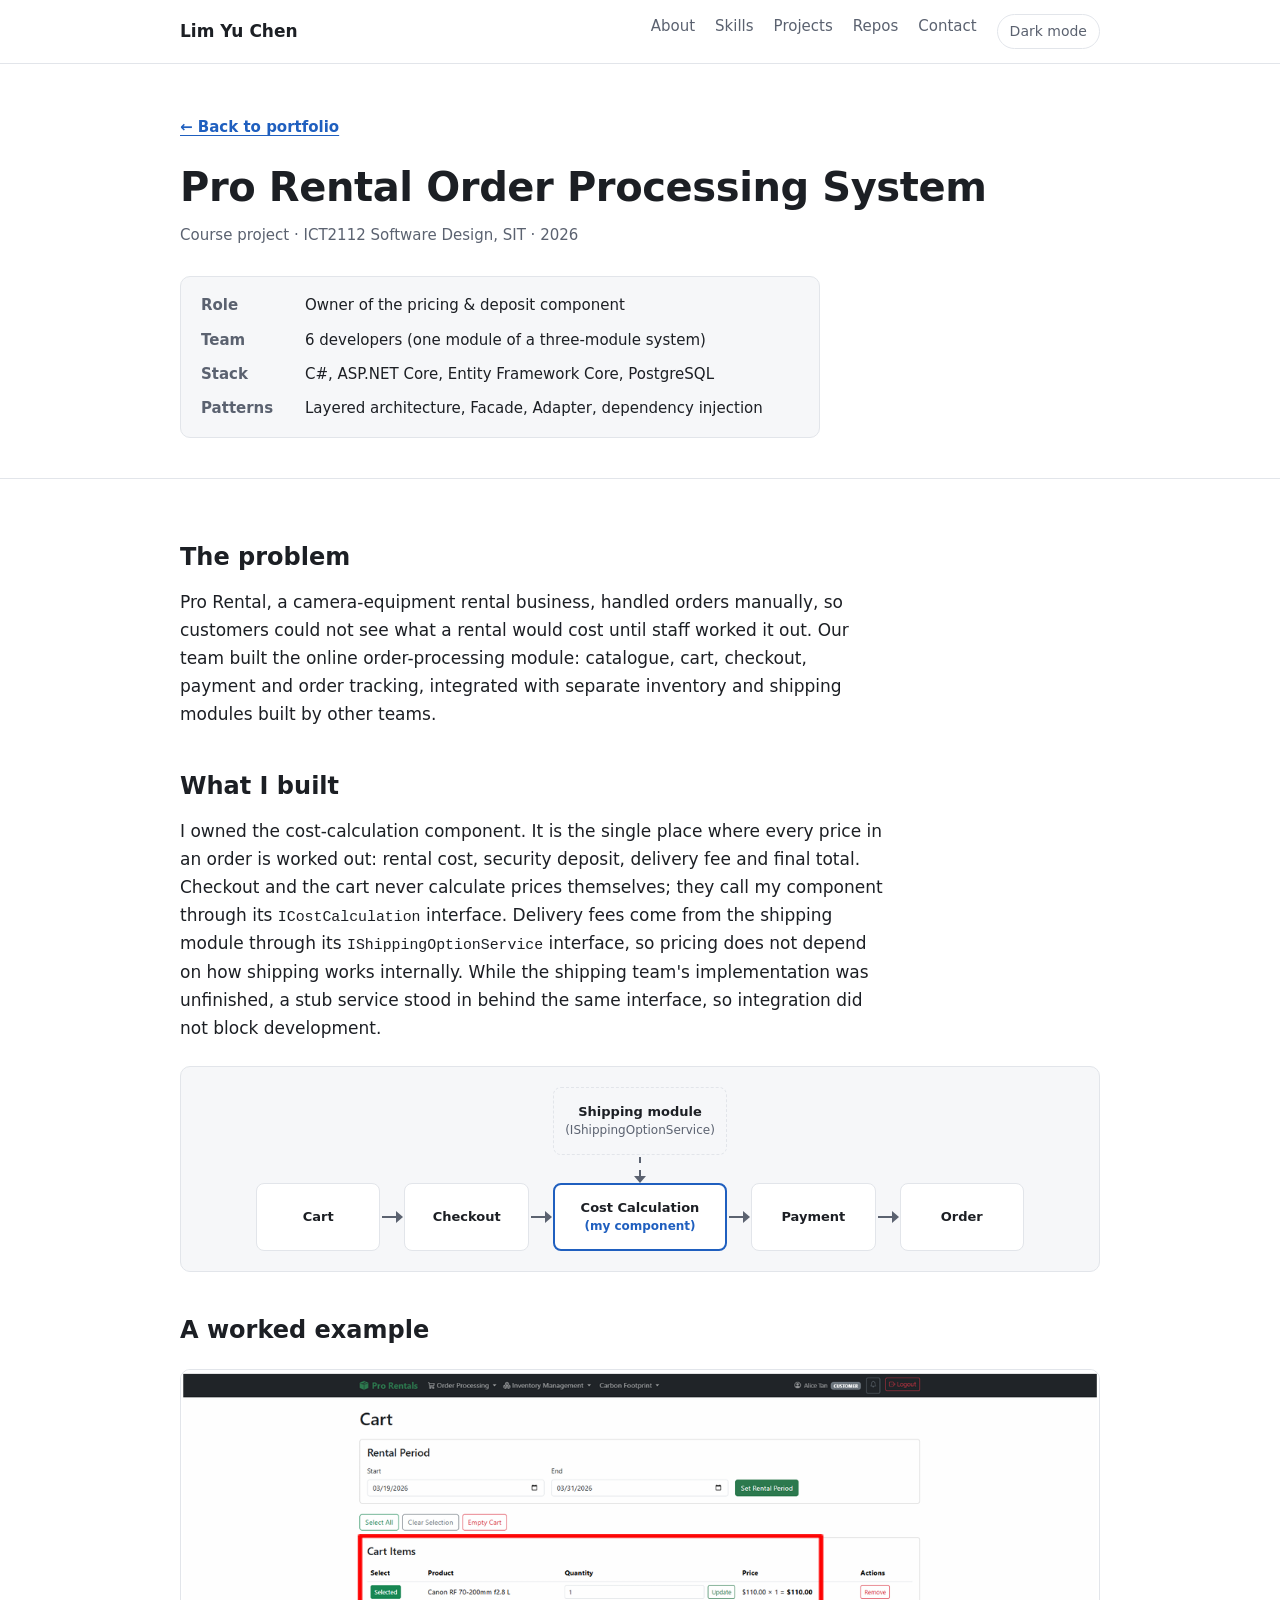
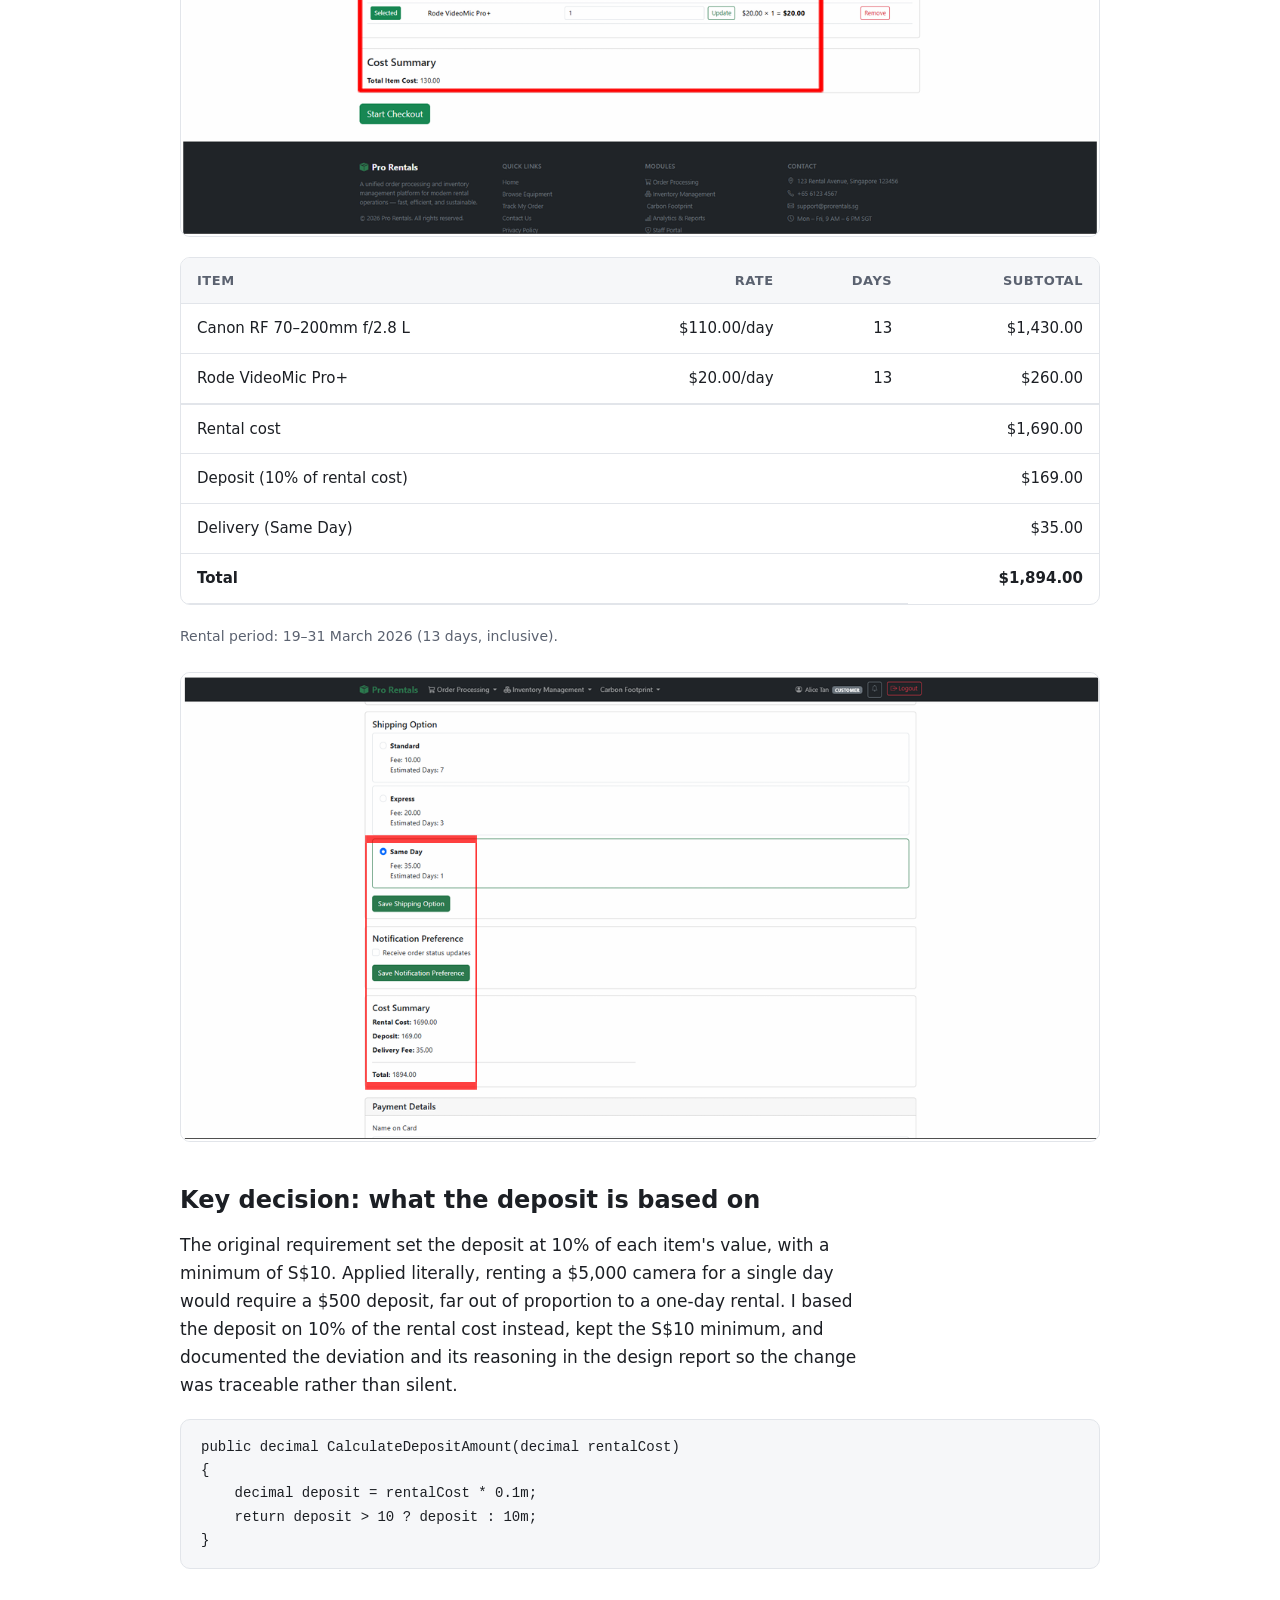
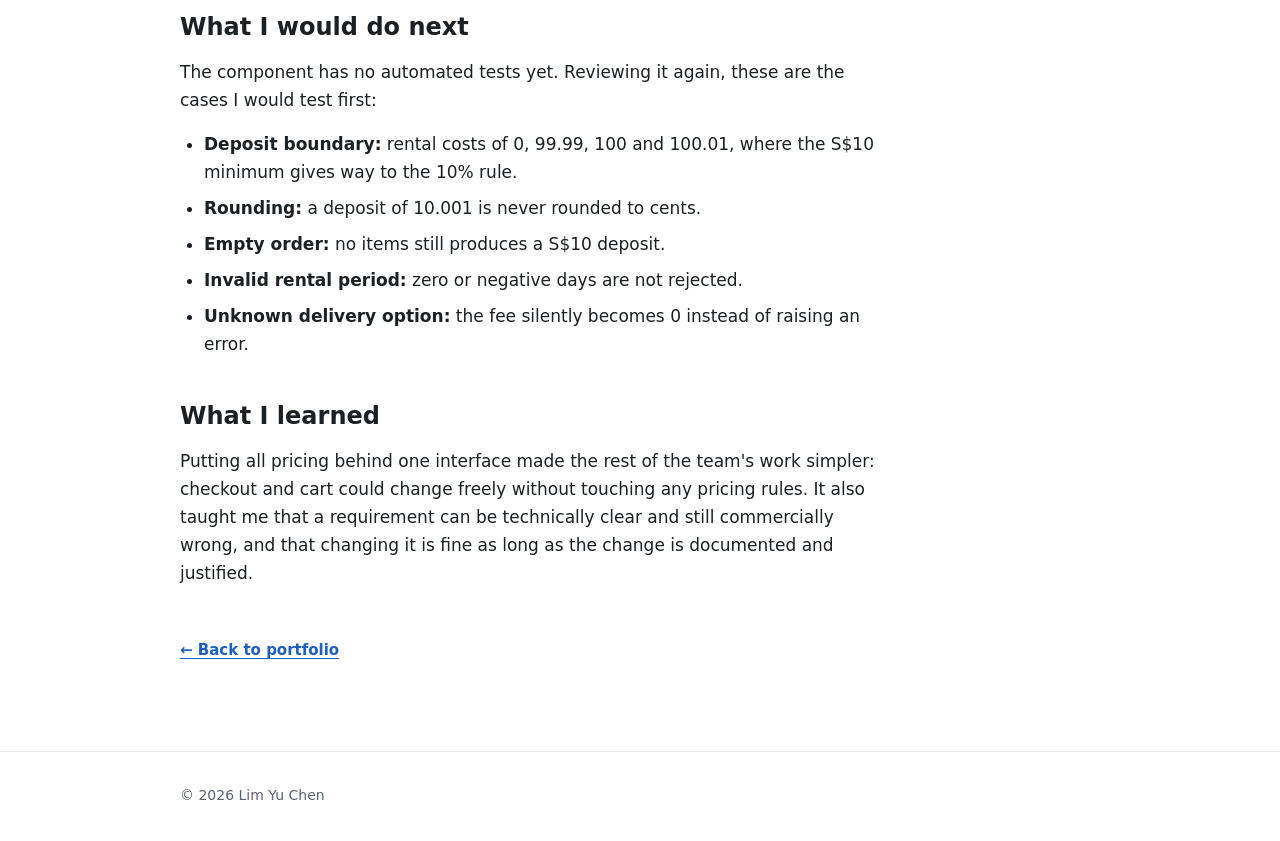
<file: public/pro-rental.html>
<!doctype html>
<html lang="en">
<head>
  <meta charset="utf-8">
  <meta name="viewport" content="width=device-width, initial-scale=1">
  <title>Pro Rental Order Processing System | Lim Yu Chen</title>
  <meta name="description" content="Case study: the pricing and deposit component of a camera-rental order-processing system, built in C# and ASP.NET Core.">
  <link rel="stylesheet" href="styles.css">
</head>
<body>
  <script>
    // Apply the theme before first paint to avoid a flash of the wrong colours.
    (function () {
      var stored = null;
      try { stored = sessionStorage.getItem("theme"); } catch (e) {}
      var dark = stored ? stored === "dark" : matchMedia("(prefers-color-scheme: dark)").matches;
      document.body.classList.toggle("dark", dark);
    })();
  </script>
  <header class="site-header">
    <nav class="container nav" aria-label="Main">
      <a class="nav-name" href="index.html#hero">Lim Yu Chen</a>
      <ul class="nav-links">
        <li><a href="index.html#about">About</a></li>
        <li><a href="index.html#skills">Skills</a></li>
        <li><a href="index.html#projects">Projects</a></li>
        <li><a href="index.html#repos">Repos</a></li>
        <li><a href="index.html#contact">Contact</a></li>
        <li><button type="button" class="theme-toggle" id="theme-toggle" aria-pressed="false">Dark mode</button></li>
      </ul>
    </nav>
  </header>

  <main>
    <section id="hero" class="case-hero">
      <div class="container">
        <a class="back-link" href="index.html#projects">← Back to portfolio</a>
        <h1>Pro Rental Order Processing System</h1>
        <p class="case-meta">Course project · ICT2112 Software Design, SIT · 2026</p>

        <dl class="at-a-glance" aria-label="At a glance">
          <div>
            <dt>Role</dt>
            <dd>Owner of the pricing &amp; deposit component</dd>
          </div>
          <div>
            <dt>Team</dt>
            <dd>6 developers (one module of a three-module system)</dd>
          </div>
          <div>
            <dt>Stack</dt>
            <dd>C#, ASP.NET Core, Entity Framework Core, PostgreSQL</dd>
          </div>
          <div>
            <dt>Patterns</dt>
            <dd>Layered architecture, Facade, Adapter, dependency injection</dd>
          </div>
        </dl>
      </div>
    </section>

    <section class="case-study">
      <div class="container">
        <h2>The problem</h2>
        <p class="prose">Pro Rental, a camera-equipment rental business, handled orders manually, so customers could not see what a rental would cost until staff worked it out. Our team built the online order-processing module: catalogue, cart, checkout, payment and order tracking, integrated with separate inventory and shipping modules built by other teams.</p>

        <h2>What I built</h2>
        <p class="prose">I owned the cost-calculation component. It is the single place where every price in an order is worked out: rental cost, security deposit, delivery fee and final total. Checkout and the cart never calculate prices themselves; they call my component through its <code>ICostCalculation</code> interface. Delivery fees come from the shipping module through its <code>IShippingOptionService</code> interface, so pricing does not depend on how shipping works internally. While the shipping team's implementation was unfinished, a stub service stood in behind the same interface, so integration did not block development.</p>

        <figure class="flow-diagram">
          <ol class="flow" aria-label="Order flow: Cart, Checkout, Cost Calculation (fed by the Shipping module), Payment, Order">
            <li class="flow-step"><span class="flow-box">Cart</span></li>
            <li class="flow-step"><span class="flow-box">Checkout</span></li>
            <li class="flow-step flow-step-fed">
              <span class="flow-box flow-box-external">Shipping module <small>(I<wbr>Shipping<wbr>Option<wbr>Service)</small></span>
              <span class="flow-feed" aria-hidden="true"></span>
              <span class="flow-box flow-box-mine">Cost Calculation <small>(my component)</small></span>
            </li>
            <li class="flow-step"><span class="flow-box">Payment</span></li>
            <li class="flow-step"><span class="flow-box">Order</span></li>
          </ol>
        </figure>

<h2>A worked example</h2>
        <figure class="screenshot">
          <a href="img/pro-rental/cart.png" target="_blank" rel="noopener">
            <img src="img/pro-rental/cart.png" width="1216" height="617" loading="lazy"
              alt="Pro Rentals cart page with a rental period of 19 to 31 March 2026. The cart holds a Canon RF 70–200mm f2.8 L at $110.00 and a Rode VideoMic Pro+ at $20.00, and the cost summary shows a total item cost of 130.00.">
          </a>
        </figure>

        <div class="table-scroll" role="region" aria-label="Worked cost example" tabindex="0">
          <table class="checklist cost-table">
            <thead>
              <tr>
                <th scope="col">Item</th>
                <th scope="col">Rate</th>
                <th scope="col">Days</th>
                <th scope="col">Subtotal</th>
              </tr>
            </thead>
            <tbody>
              <tr>
                <td>Canon RF 70–200mm f/2.8 L</td>
                <td>$110.00/day</td>
                <td>13</td>
                <td>$1,430.00</td>
              </tr>
              <tr>
                <td>Rode VideoMic Pro+</td>
                <td>$20.00/day</td>
                <td>13</td>
                <td>$260.00</td>
              </tr>
              <tr class="cost-row">
                <th scope="row" colspan="3">Rental cost</th>
                <td>$1,690.00</td>
              </tr>
              <tr>
                <th scope="row" colspan="3">Deposit (10% of rental cost)</th>
                <td>$169.00</td>
              </tr>
              <tr>
                <th scope="row" colspan="3">Delivery (Same Day)</th>
                <td>$35.00</td>
              </tr>
              <tr class="cost-total">
                <th scope="row" colspan="3">Total</th>
                <td>$1,894.00</td>
              </tr>
            </tbody>
          </table>
        </div>
        <p class="prose table-note">Rental period: 19–31 March 2026 (13 days, inclusive).</p>

        <figure class="screenshot">
          <a href="img/pro-rental/cost-summary.png" target="_blank" rel="noopener">
            <img src="img/pro-rental/cost-summary.png" width="1216" height="620" loading="lazy"
              alt="Pro Rentals checkout page with the Same Day shipping option selected at a fee of 35.00. The cost summary below shows rental cost 1690.00, deposit 169.00, delivery fee 35.00 and a total of 1894.00.">
          </a>
        </figure>

        <h2>Key decision: what the deposit is based on</h2>
        <p class="prose">The original requirement set the deposit at 10% of each item's value, with a minimum of S$10. Applied literally, renting a $5,000 camera for a single day would require a $500 deposit, far out of proportion to a one-day rental. I based the deposit on 10% of the rental cost instead, kept the S$10 minimum, and documented the deviation and its reasoning in the design report so the change was traceable rather than silent.</p>
        <pre class="code-block" tabindex="0" aria-label="C# code"><code>public decimal CalculateDepositAmount(decimal rentalCost)
{
    decimal deposit = rentalCost * 0.1m;
    return deposit &gt; 10 ? deposit : 10m;
}</code></pre>

        <h2>What I would do next</h2>
        <p class="prose">The component has no automated tests yet. Reviewing it again, these are the cases I would test first:</p>
        <ul class="prose-list">
          <li><strong>Deposit boundary:</strong> rental costs of 0, 99.99, 100 and 100.01, where the S$10 minimum gives way to the 10% rule.</li>
          <li><strong>Rounding:</strong> a deposit of 10.001 is never rounded to cents.</li>
          <li><strong>Empty order:</strong> no items still produces a S$10 deposit.</li>
          <li><strong>Invalid rental period:</strong> zero or negative days are not rejected.</li>
          <li><strong>Unknown delivery option:</strong> the fee silently becomes 0 instead of raising an error.</li>
        </ul>

        <h2>What I learned</h2>
        <p class="prose">Putting all pricing behind one interface made the rest of the team's work simpler: checkout and cart could change freely without touching any pricing rules. It also taught me that a requirement can be technically clear and still commercially wrong, and that changing it is fine as long as the change is documented and justified.</p>

        <p class="case-footer-link"><a class="back-link" href="index.html#projects">← Back to portfolio</a></p>
      </div>
    </section>
  </main>

  <button type="button" class="back-to-top" id="back-to-top" aria-label="Back to top" hidden>↑ Top</button>

  <footer class="site-footer">
    <div class="container">
      <p>© <span id="year">2026</span> Lim Yu Chen</p>
    </div>
  </footer>

  <script src="script.js"></script>
</body>
</html>
</file>
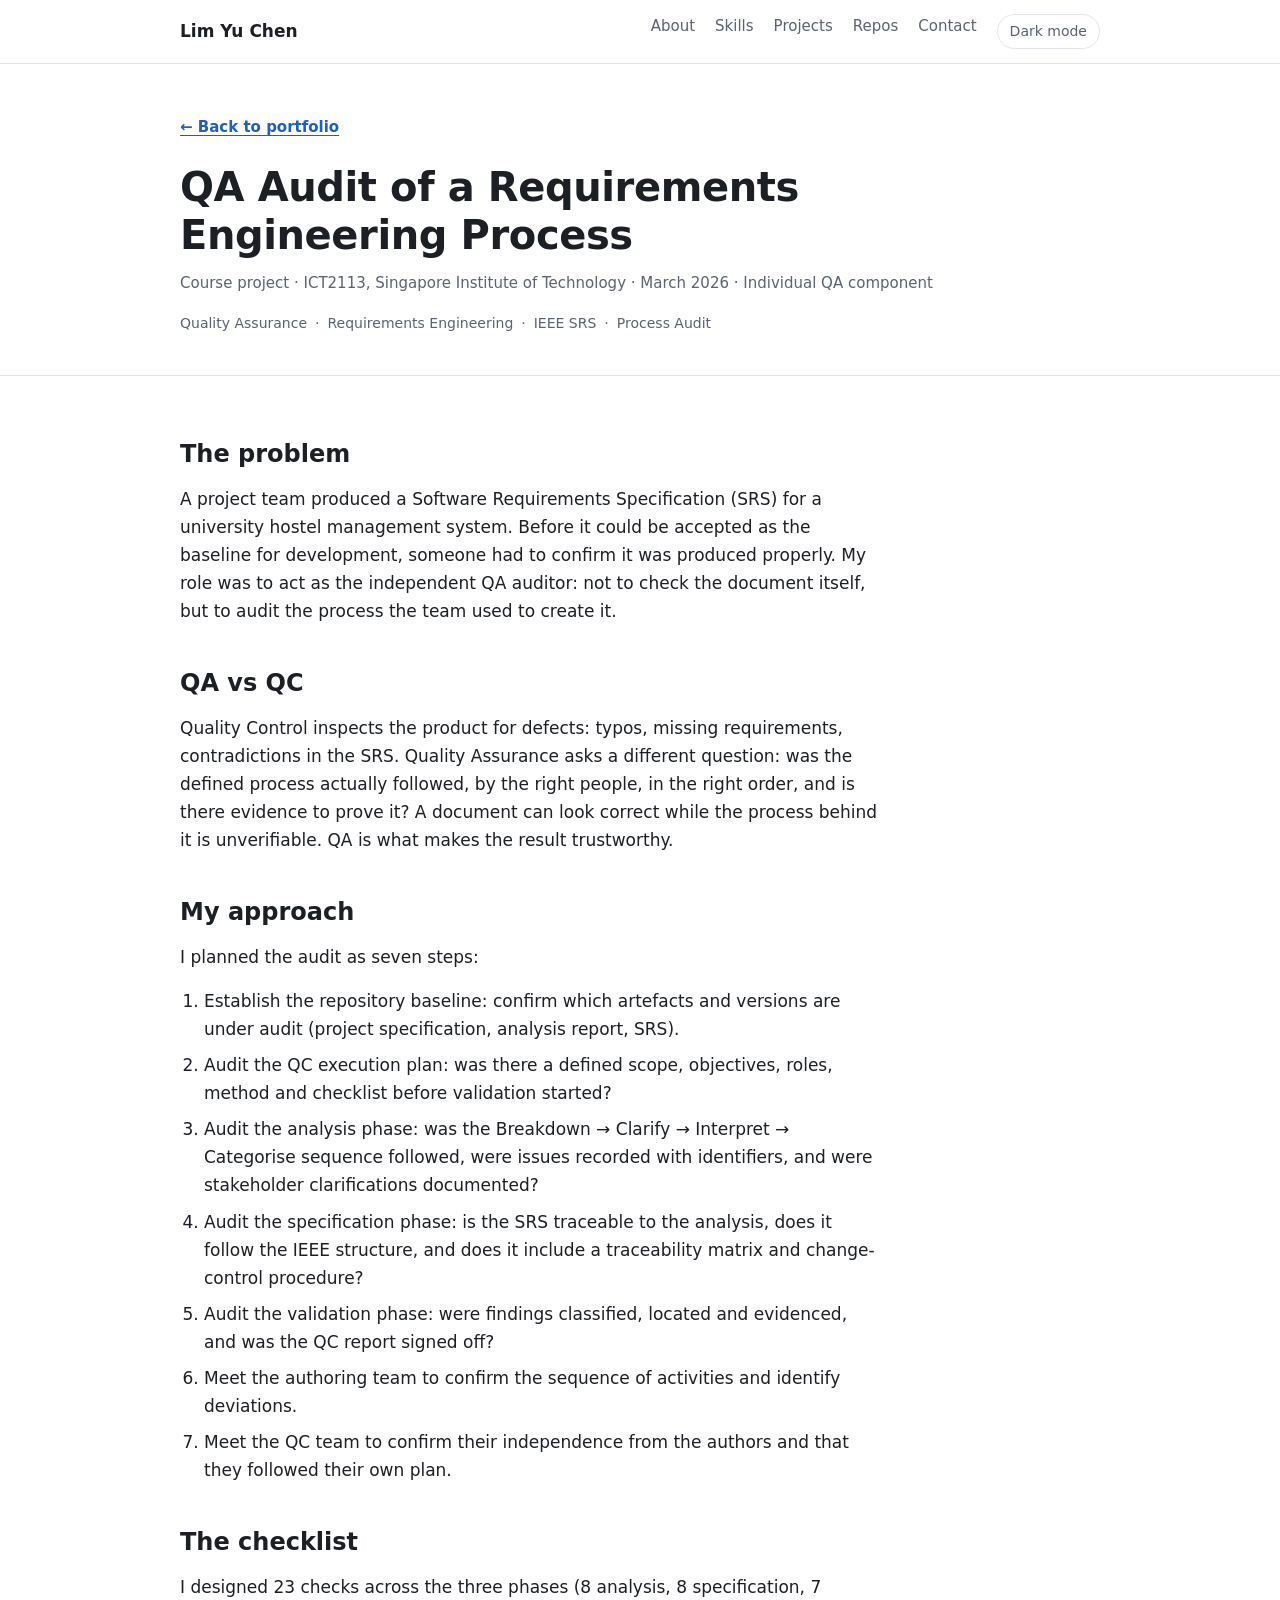
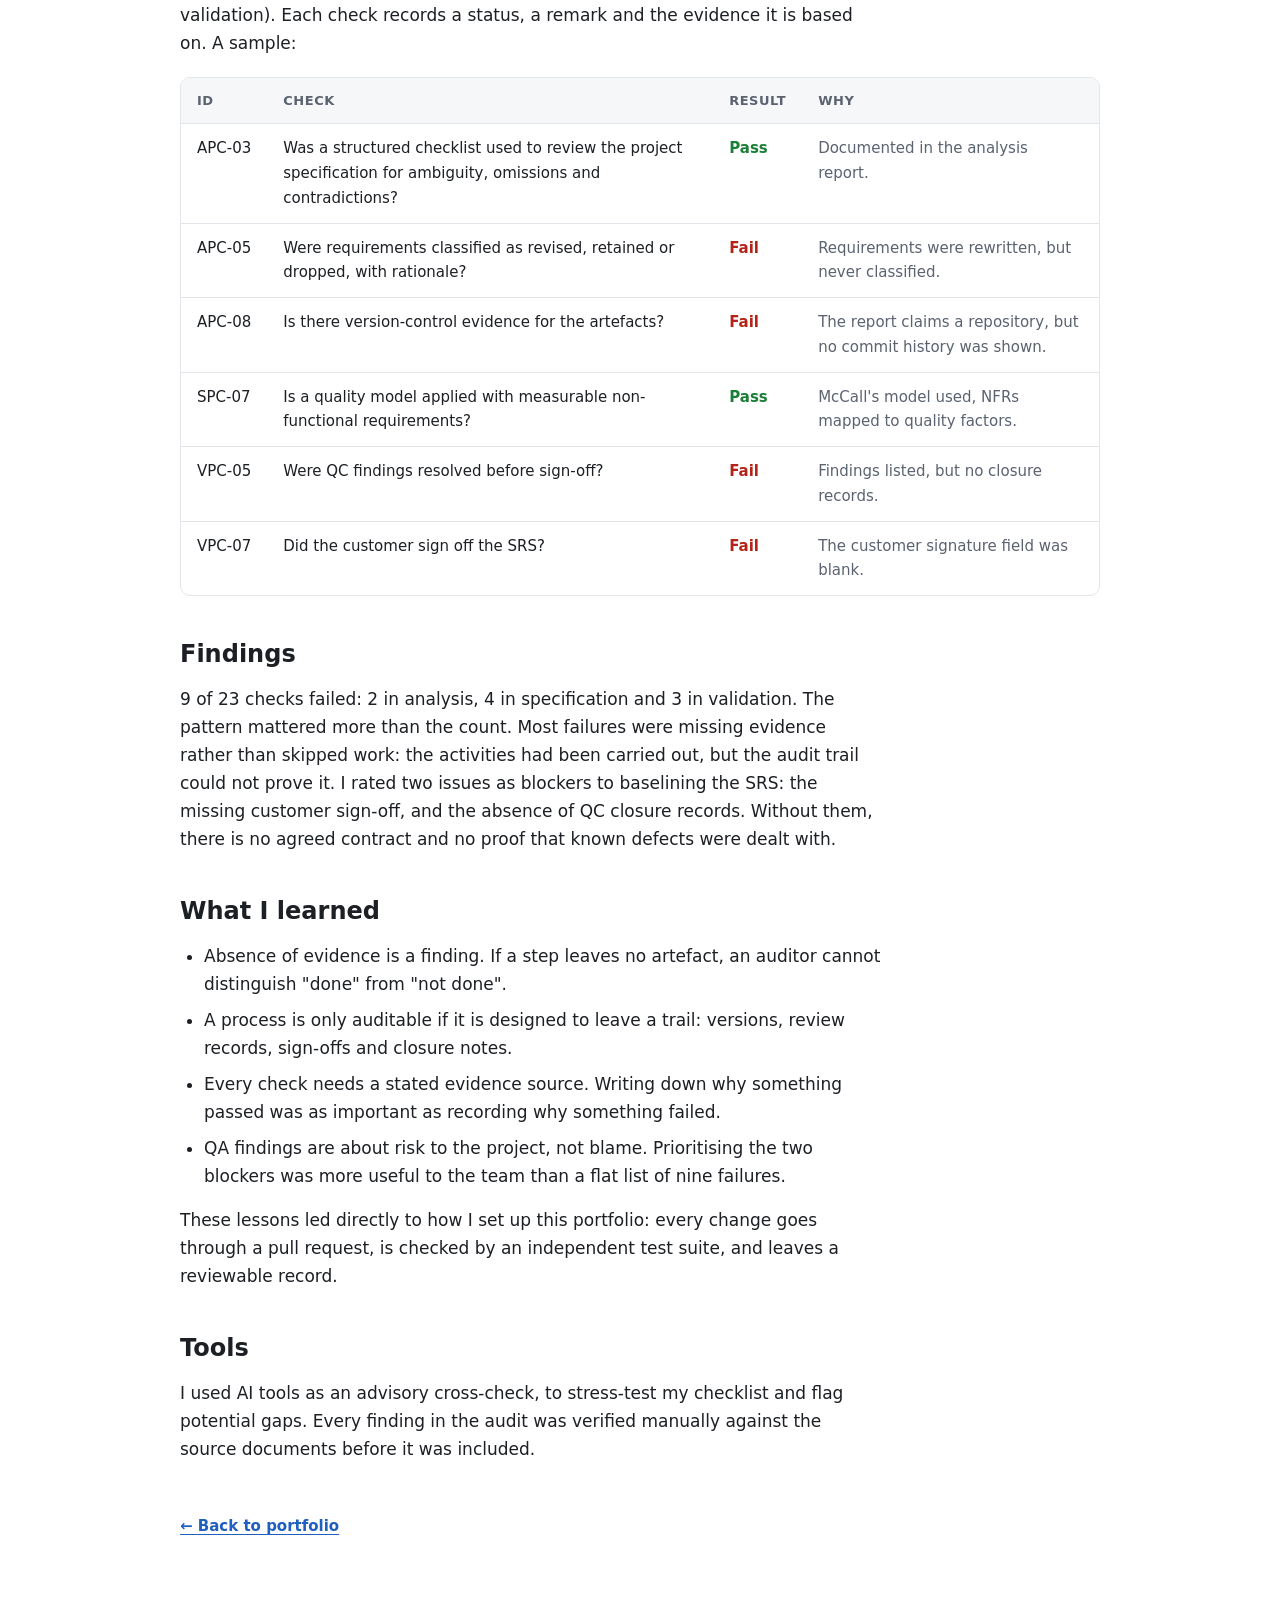
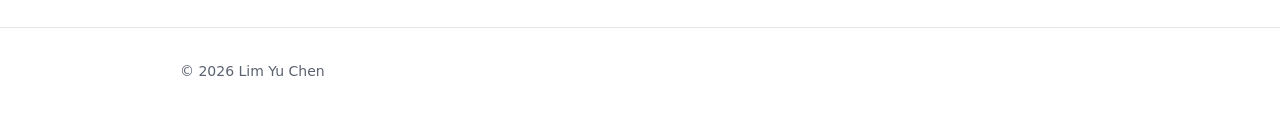
<file: public/qa-audit.html>
<!doctype html>
<html lang="en">
<head>
  <meta charset="utf-8">
  <meta name="viewport" content="width=device-width, initial-scale=1">
  <title>QA Audit of a Requirements Engineering Process | Lim Yu Chen</title>
  <meta name="description" content="Case study: an independent QA audit of the requirements engineering process behind a university hostel management system's SRS.">
  <link rel="stylesheet" href="styles.css">
</head>
<body>
  <script>
    // Apply the theme before first paint to avoid a flash of the wrong colours.
    (function () {
      var stored = null;
      try { stored = sessionStorage.getItem("theme"); } catch (e) {}
      var dark = stored ? stored === "dark" : matchMedia("(prefers-color-scheme: dark)").matches;
      document.body.classList.toggle("dark", dark);
    })();
  </script>
  <header class="site-header">
    <nav class="container nav" aria-label="Main">
      <a class="nav-name" href="index.html#hero">Lim Yu Chen</a>
      <ul class="nav-links">
        <li><a href="index.html#about">About</a></li>
        <li><a href="index.html#skills">Skills</a></li>
        <li><a href="index.html#projects">Projects</a></li>
        <li><a href="index.html#repos">Repos</a></li>
        <li><a href="index.html#contact">Contact</a></li>
        <li><button type="button" class="theme-toggle" id="theme-toggle" aria-pressed="false">Dark mode</button></li>
      </ul>
    </nav>
  </header>

  <main>
    <section id="hero" class="case-hero">
      <div class="container">
        <a class="back-link" href="index.html#projects">← Back to portfolio</a>
        <h1>QA Audit of a Requirements Engineering Process</h1>
        <p class="case-meta">Course project · ICT2113, Singapore Institute of Technology · March 2026 · Individual QA component</p>
        <ul class="card-meta" aria-label="Topics">
          <li>Quality Assurance</li>
          <li>Requirements Engineering</li>
          <li>IEEE SRS</li>
          <li>Process Audit</li>
        </ul>
      </div>
    </section>

    <section class="case-study">
      <div class="container">
        <h2>The problem</h2>
        <p class="prose">A project team produced a Software Requirements Specification (SRS) for a university hostel management system. Before it could be accepted as the baseline for development, someone had to confirm it was produced properly. My role was to act as the independent QA auditor: not to check the document itself, but to audit the process the team used to create it.</p>

        <h2>QA vs QC</h2>
        <p class="prose">Quality Control inspects the product for defects: typos, missing requirements, contradictions in the SRS. Quality Assurance asks a different question: was the defined process actually followed, by the right people, in the right order, and is there evidence to prove it? A document can look correct while the process behind it is unverifiable. QA is what makes the result trustworthy.</p>

        <h2>My approach</h2>
        <p class="prose">I planned the audit as seven steps:</p>
        <ol class="prose-list">
          <li>Establish the repository baseline: confirm which artefacts and versions are under audit (project specification, analysis report, SRS).</li>
          <li>Audit the QC execution plan: was there a defined scope, objectives, roles, method and checklist before validation started?</li>
          <li>Audit the analysis phase: was the Breakdown → Clarify → Interpret → Categorise sequence followed, were issues recorded with identifiers, and were stakeholder clarifications documented?</li>
          <li>Audit the specification phase: is the SRS traceable to the analysis, does it follow the IEEE structure, and does it include a traceability matrix and change-control procedure?</li>
          <li>Audit the validation phase: were findings classified, located and evidenced, and was the QC report signed off?</li>
          <li>Meet the authoring team to confirm the sequence of activities and identify deviations.</li>
          <li>Meet the QC team to confirm their independence from the authors and that they followed their own plan.</li>
        </ol>

        <h2>The checklist</h2>
        <p class="prose">I designed 23 checks across the three phases (8 analysis, 8 specification, 7 validation). Each check records a status, a remark and the evidence it is based on. A sample:</p>
        <div class="table-scroll" role="region" aria-label="Sample checklist" tabindex="0">
          <table class="checklist">
            <thead>
              <tr>
                <th scope="col">ID</th>
                <th scope="col">Check</th>
                <th scope="col">Result</th>
                <th scope="col">Why</th>
              </tr>
            </thead>
            <tbody>
              <tr>
                <td>APC-03</td>
                <td>Was a structured checklist used to review the project specification for ambiguity, omissions and contradictions?</td>
                <td><span class="result result-pass">Pass</span></td>
                <td>Documented in the analysis report.</td>
              </tr>
              <tr>
                <td>APC-05</td>
                <td>Were requirements classified as revised, retained or dropped, with rationale?</td>
                <td><span class="result result-fail">Fail</span></td>
                <td>Requirements were rewritten, but never classified.</td>
              </tr>
              <tr>
                <td>APC-08</td>
                <td>Is there version-control evidence for the artefacts?</td>
                <td><span class="result result-fail">Fail</span></td>
                <td>The report claims a repository, but no commit history was shown.</td>
              </tr>
              <tr>
                <td>SPC-07</td>
                <td>Is a quality model applied with measurable non-functional requirements?</td>
                <td><span class="result result-pass">Pass</span></td>
                <td>McCall's model used, NFRs mapped to quality factors.</td>
              </tr>
              <tr>
                <td>VPC-05</td>
                <td>Were QC findings resolved before sign-off?</td>
                <td><span class="result result-fail">Fail</span></td>
                <td>Findings listed, but no closure records.</td>
              </tr>
              <tr>
                <td>VPC-07</td>
                <td>Did the customer sign off the SRS?</td>
                <td><span class="result result-fail">Fail</span></td>
                <td>The customer signature field was blank.</td>
              </tr>
            </tbody>
          </table>
        </div>

        <h2>Findings</h2>
        <p class="prose">9 of 23 checks failed: 2 in analysis, 4 in specification and 3 in validation. The pattern mattered more than the count. Most failures were missing evidence rather than skipped work: the activities had been carried out, but the audit trail could not prove it. I rated two issues as blockers to baselining the SRS: the missing customer sign-off, and the absence of QC closure records. Without them, there is no agreed contract and no proof that known defects were dealt with.</p>

        <h2>What I learned</h2>
        <ul class="prose-list">
          <li>Absence of evidence is a finding. If a step leaves no artefact, an auditor cannot distinguish "done" from "not done".</li>
          <li>A process is only auditable if it is designed to leave a trail: versions, review records, sign-offs and closure notes.</li>
          <li>Every check needs a stated evidence source. Writing down why something passed was as important as recording why something failed.</li>
          <li>QA findings are about risk to the project, not blame. Prioritising the two blockers was more useful to the team than a flat list of nine failures.</li>
        </ul>
        <p class="prose">These lessons led directly to how I set up this portfolio: every change goes through a pull request, is checked by an independent test suite, and leaves a reviewable record.</p>

        <h2>Tools</h2>
        <p class="prose">I used AI tools as an advisory cross-check, to stress-test my checklist and flag potential gaps. Every finding in the audit was verified manually against the source documents before it was included.</p>

        <p class="case-footer-link"><a class="back-link" href="index.html#projects">← Back to portfolio</a></p>
      </div>
    </section>
  </main>

  <button type="button" class="back-to-top" id="back-to-top" aria-label="Back to top" hidden>↑ Top</button>

  <footer class="site-footer">
    <div class="container">
      <p>© <span id="year">2026</span> Lim Yu Chen</p>
    </div>
  </footer>

  <script src="script.js"></script>
</body>
</html>
</file>
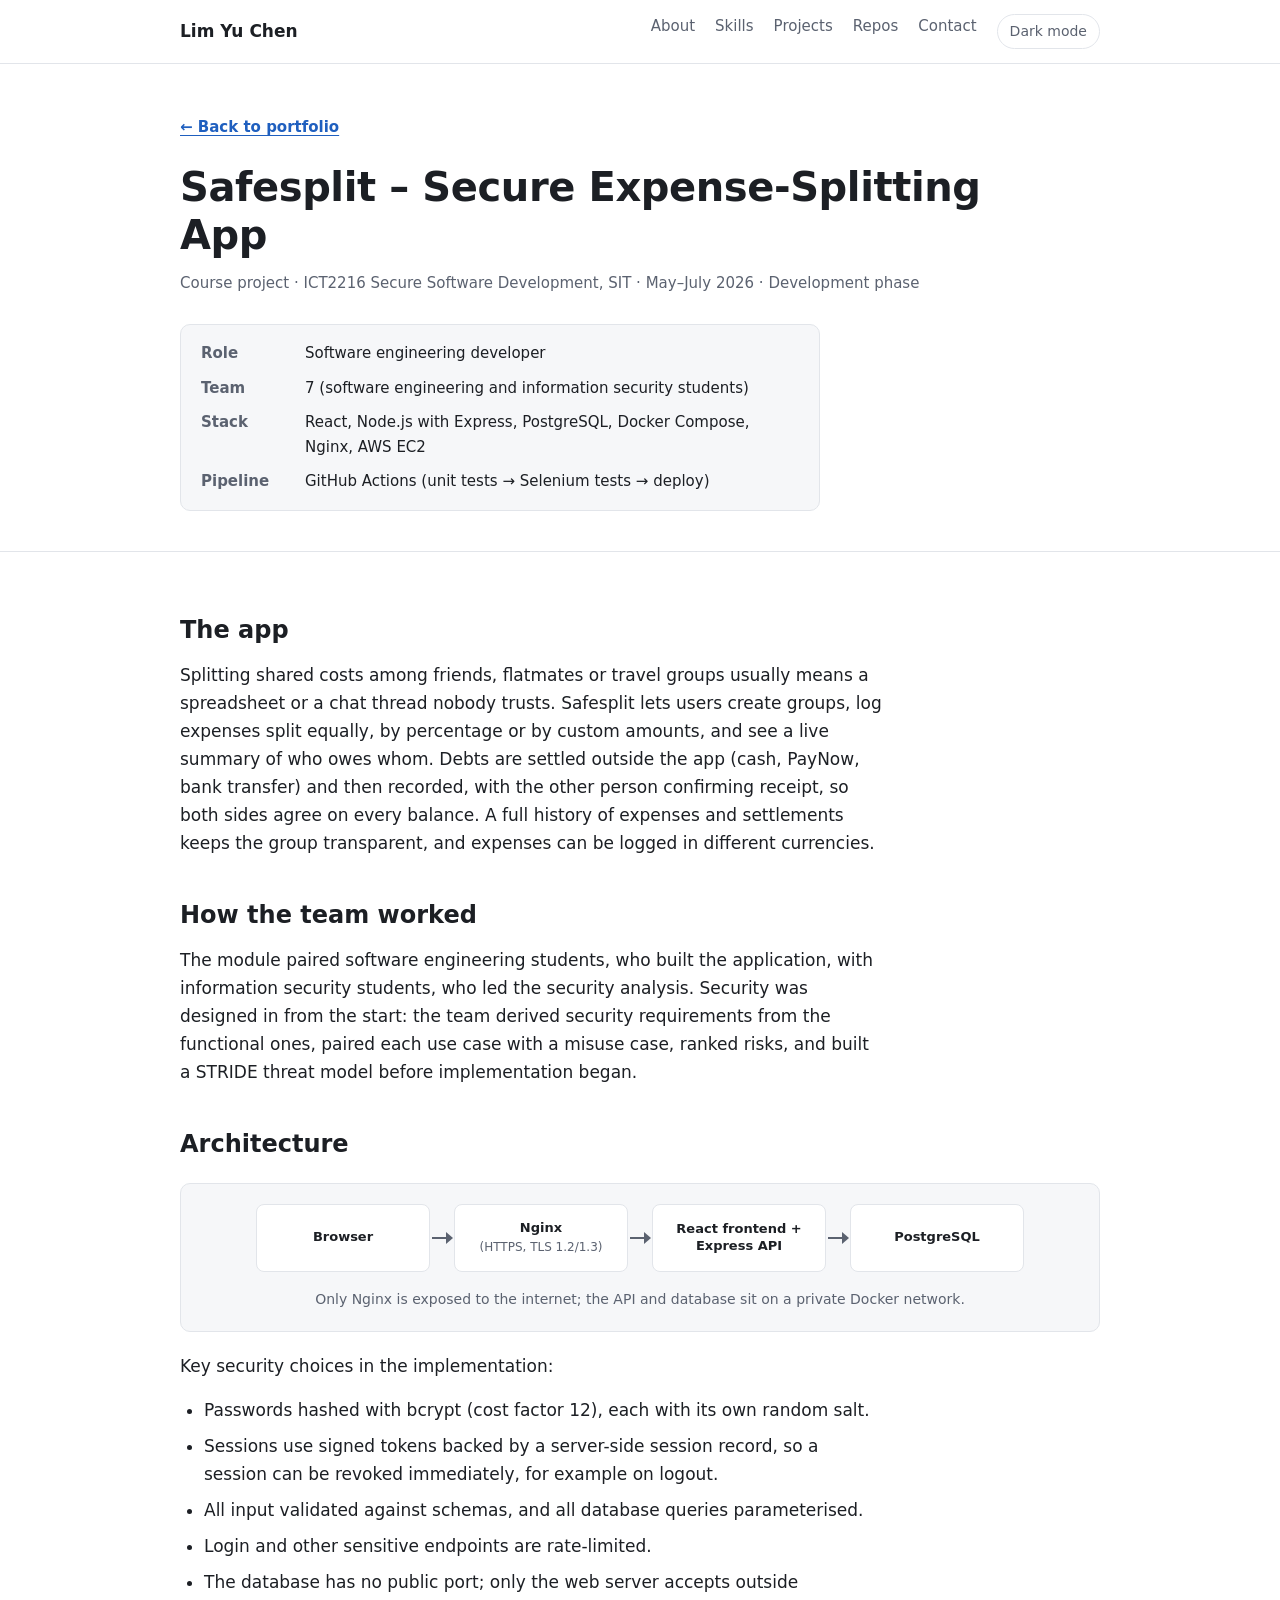
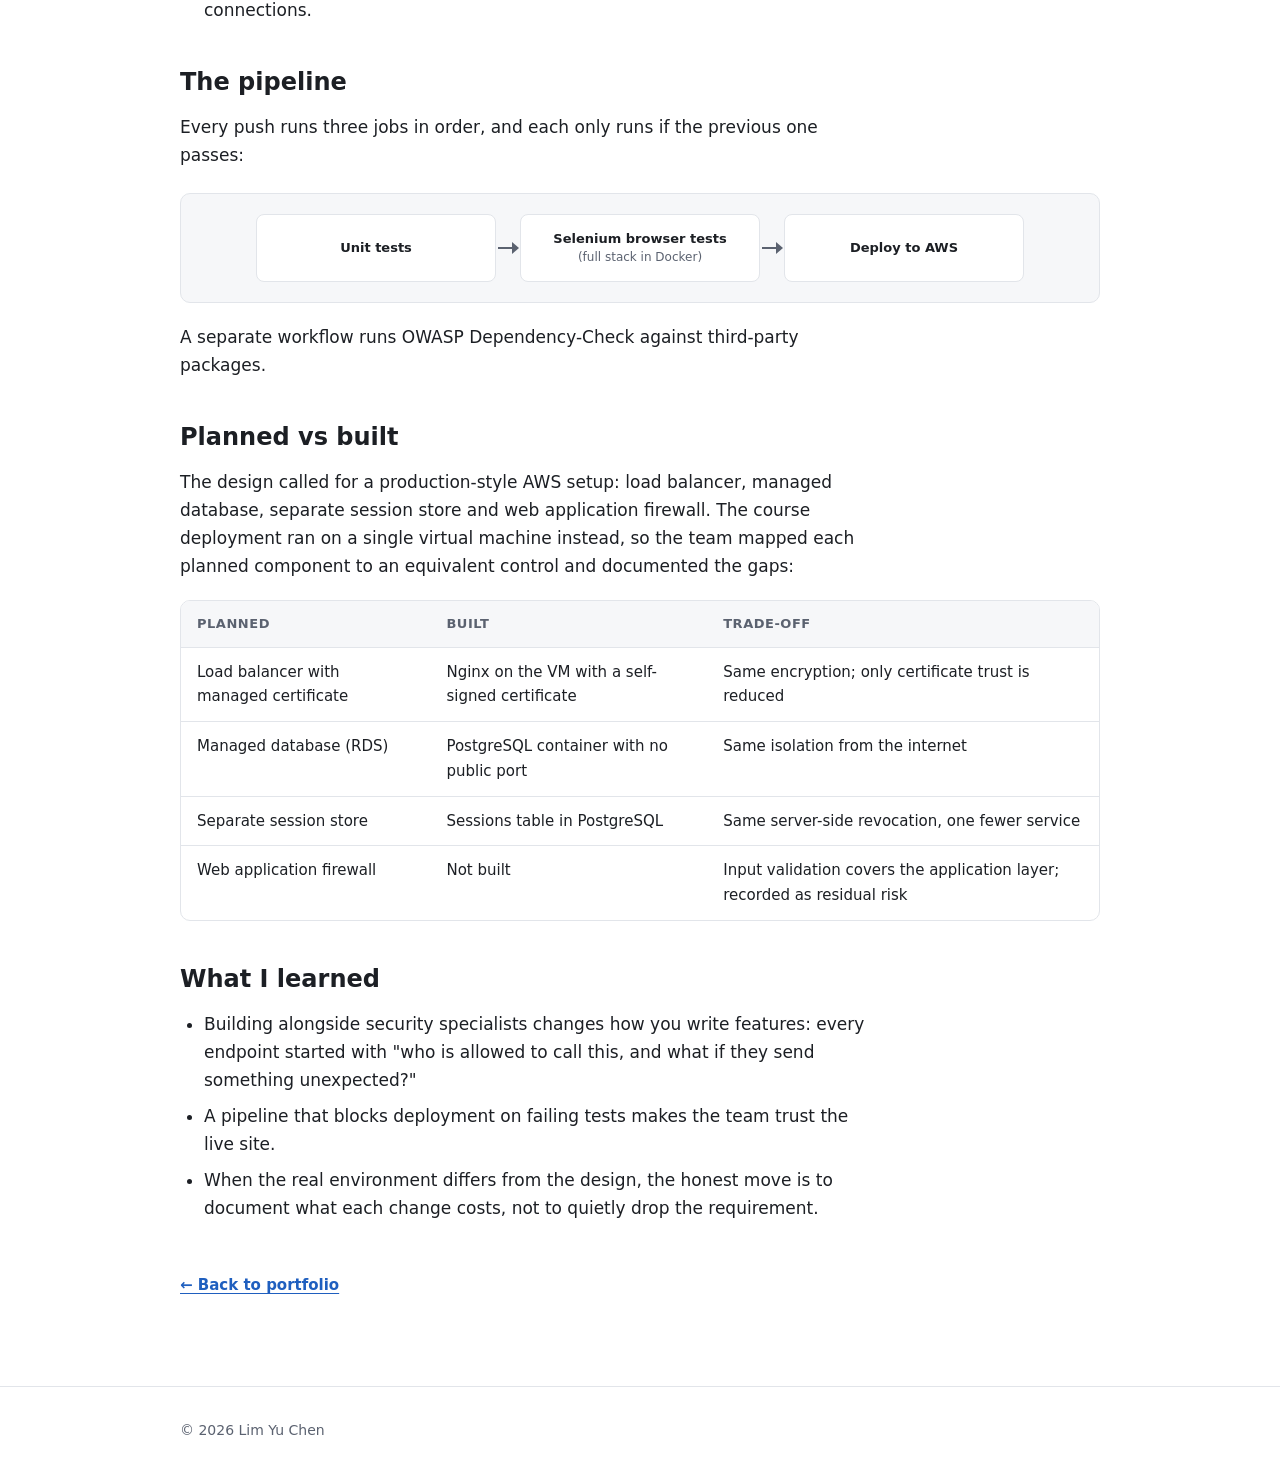
<file: public/safesplit.html>
<!doctype html>
<html lang="en">
<head>
  <meta charset="utf-8">
  <meta name="viewport" content="width=device-width, initial-scale=1">
  <title>Safesplit – Secure Expense-Splitting App | Lim Yu Chen</title>
  <meta name="description" content="Case study: Safesplit, a group expense-splitting web app built by software engineering and information security students, with security designed in from the requirements stage.">
  <link rel="stylesheet" href="styles.css">
</head>
<body>
  <script>
    // Apply the theme before first paint to avoid a flash of the wrong colours.
    (function () {
      var stored = null;
      try { stored = sessionStorage.getItem("theme"); } catch (e) {}
      var dark = stored ? stored === "dark" : matchMedia("(prefers-color-scheme: dark)").matches;
      document.body.classList.toggle("dark", dark);
    })();
  </script>
  <header class="site-header">
    <nav class="container nav" aria-label="Main">
      <a class="nav-name" href="index.html#hero">Lim Yu Chen</a>
      <ul class="nav-links">
        <li><a href="index.html#about">About</a></li>
        <li><a href="index.html#skills">Skills</a></li>
        <li><a href="index.html#projects">Projects</a></li>
        <li><a href="index.html#repos">Repos</a></li>
        <li><a href="index.html#contact">Contact</a></li>
        <li><button type="button" class="theme-toggle" id="theme-toggle" aria-pressed="false">Dark mode</button></li>
      </ul>
    </nav>
  </header>

  <main>
    <section id="hero" class="case-hero">
      <div class="container">
        <a class="back-link" href="index.html#projects">← Back to portfolio</a>
        <h1>Safesplit – Secure Expense-Splitting App</h1>
        <p class="case-meta">Course project · ICT2216 Secure Software Development, SIT · May–July 2026 · Development phase</p>

        <dl class="at-a-glance" aria-label="At a glance">
          <div>
            <dt>Role</dt>
            <dd>Software engineering developer</dd>
          </div>
          <div>
            <dt>Team</dt>
            <dd>7 (software engineering and information security students)</dd>
          </div>
          <div>
            <dt>Stack</dt>
            <dd>React, Node.js with Express, PostgreSQL, Docker Compose, Nginx, AWS EC2</dd>
          </div>
          <div>
            <dt>Pipeline</dt>
            <dd>GitHub Actions (unit tests → Selenium tests → deploy)</dd>
          </div>
        </dl>
      </div>
    </section>

    <section class="case-study">
      <div class="container">
        <h2>The app</h2>
        <p class="prose">Splitting shared costs among friends, flatmates or travel groups usually means a spreadsheet or a chat thread nobody trusts. Safesplit lets users create groups, log expenses split equally, by percentage or by custom amounts, and see a live summary of who owes whom. Debts are settled outside the app (cash, PayNow, bank transfer) and then recorded, with the other person confirming receipt, so both sides agree on every balance. A full history of expenses and settlements keeps the group transparent, and expenses can be logged in different currencies.</p>

        <h2>How the team worked</h2>
        <p class="prose">The module paired software engineering students, who built the application, with information security students, who led the security analysis. Security was designed in from the start: the team derived security requirements from the functional ones, paired each use case with a misuse case, ranked risks, and built a STRIDE threat model before implementation began.</p>

        <!-- TODO: add a "My part" section here: the pages, features or API endpoints built, and anything solved along the way. -->

        <h2>Architecture</h2>
        <figure class="flow-diagram">
          <ol class="flow" aria-label="Request path: Browser, Nginx, React frontend and Express API, PostgreSQL">
            <li class="flow-step"><span class="flow-box">Browser</span></li>
            <li class="flow-step"><span class="flow-box">Nginx <small>(HTTPS, TLS 1.2/1.3)</small></span></li>
            <li class="flow-step"><span class="flow-box">React frontend + Express API</span></li>
            <li class="flow-step"><span class="flow-box">PostgreSQL</span></li>
          </ol>
          <figcaption class="flow-note">Only Nginx is exposed to the internet; the API and database sit on a private Docker network.</figcaption>
        </figure>

        <p class="prose">Key security choices in the implementation:</p>
        <ul class="prose-list">
          <li>Passwords hashed with bcrypt (cost factor 12), each with its own random salt.</li>
          <li>Sessions use signed tokens backed by a server-side session record, so a session can be revoked immediately, for example on logout.</li>
          <li>All input validated against schemas, and all database queries parameterised.</li>
          <li>Login and other sensitive endpoints are rate-limited.</li>
          <li>The database has no public port; only the web server accepts outside connections.</li>
        </ul>

        <h2>The pipeline</h2>
        <p class="prose">Every push runs three jobs in order, and each only runs if the previous one passes:</p>
        <figure class="flow-diagram">
          <ol class="flow" aria-label="CI pipeline: Unit tests, Selenium browser tests, Deploy to AWS">
            <li class="flow-step"><span class="flow-box">Unit tests</span></li>
            <li class="flow-step"><span class="flow-box">Selenium browser tests <small>(full stack in Docker)</small></span></li>
            <li class="flow-step"><span class="flow-box">Deploy to AWS</span></li>
          </ol>
        </figure>
        <p class="prose">A separate workflow runs OWASP Dependency-Check against third-party packages.</p>

        <h2>Planned vs built</h2>
        <p class="prose">The design called for a production-style AWS setup: load balancer, managed database, separate session store and web application firewall. The course deployment ran on a single virtual machine instead, so the team mapped each planned component to an equivalent control and documented the gaps:</p>
        <div class="table-scroll" role="region" aria-label="Planned versus built infrastructure" tabindex="0">
          <table class="checklist compare-table">
            <thead>
              <tr>
                <th scope="col">Planned</th>
                <th scope="col">Built</th>
                <th scope="col">Trade-off</th>
              </tr>
            </thead>
            <tbody>
              <tr>
                <td>Load balancer with managed certificate</td>
                <td>Nginx on the VM with a self-signed certificate</td>
                <td>Same encryption; only certificate trust is reduced</td>
              </tr>
              <tr>
                <td>Managed database (RDS)</td>
                <td>PostgreSQL container with no public port</td>
                <td>Same isolation from the internet</td>
              </tr>
              <tr>
                <td>Separate session store</td>
                <td>Sessions table in PostgreSQL</td>
                <td>Same server-side revocation, one fewer service</td>
              </tr>
              <tr>
                <td>Web application firewall</td>
                <td>Not built</td>
                <td>Input validation covers the application layer; recorded as residual risk</td>
              </tr>
            </tbody>
          </table>
        </div>

        <h2>What I learned</h2>
        <ul class="prose-list">
          <li>Building alongside security specialists changes how you write features: every endpoint started with "who is allowed to call this, and what if they send something unexpected?"</li>
          <li>A pipeline that blocks deployment on failing tests makes the team trust the live site.</li>
          <li>When the real environment differs from the design, the honest move is to document what each change costs, not to quietly drop the requirement.</li>
        </ul>

        <p class="case-footer-link"><a class="back-link" href="index.html#projects">← Back to portfolio</a></p>
      </div>
    </section>
  </main>

  <button type="button" class="back-to-top" id="back-to-top" aria-label="Back to top" hidden>↑ Top</button>

  <footer class="site-footer">
    <div class="container">
      <p>© <span id="year">2026</span> Lim Yu Chen</p>
    </div>
  </footer>

  <script src="script.js"></script>
</body>
</html>
</file>
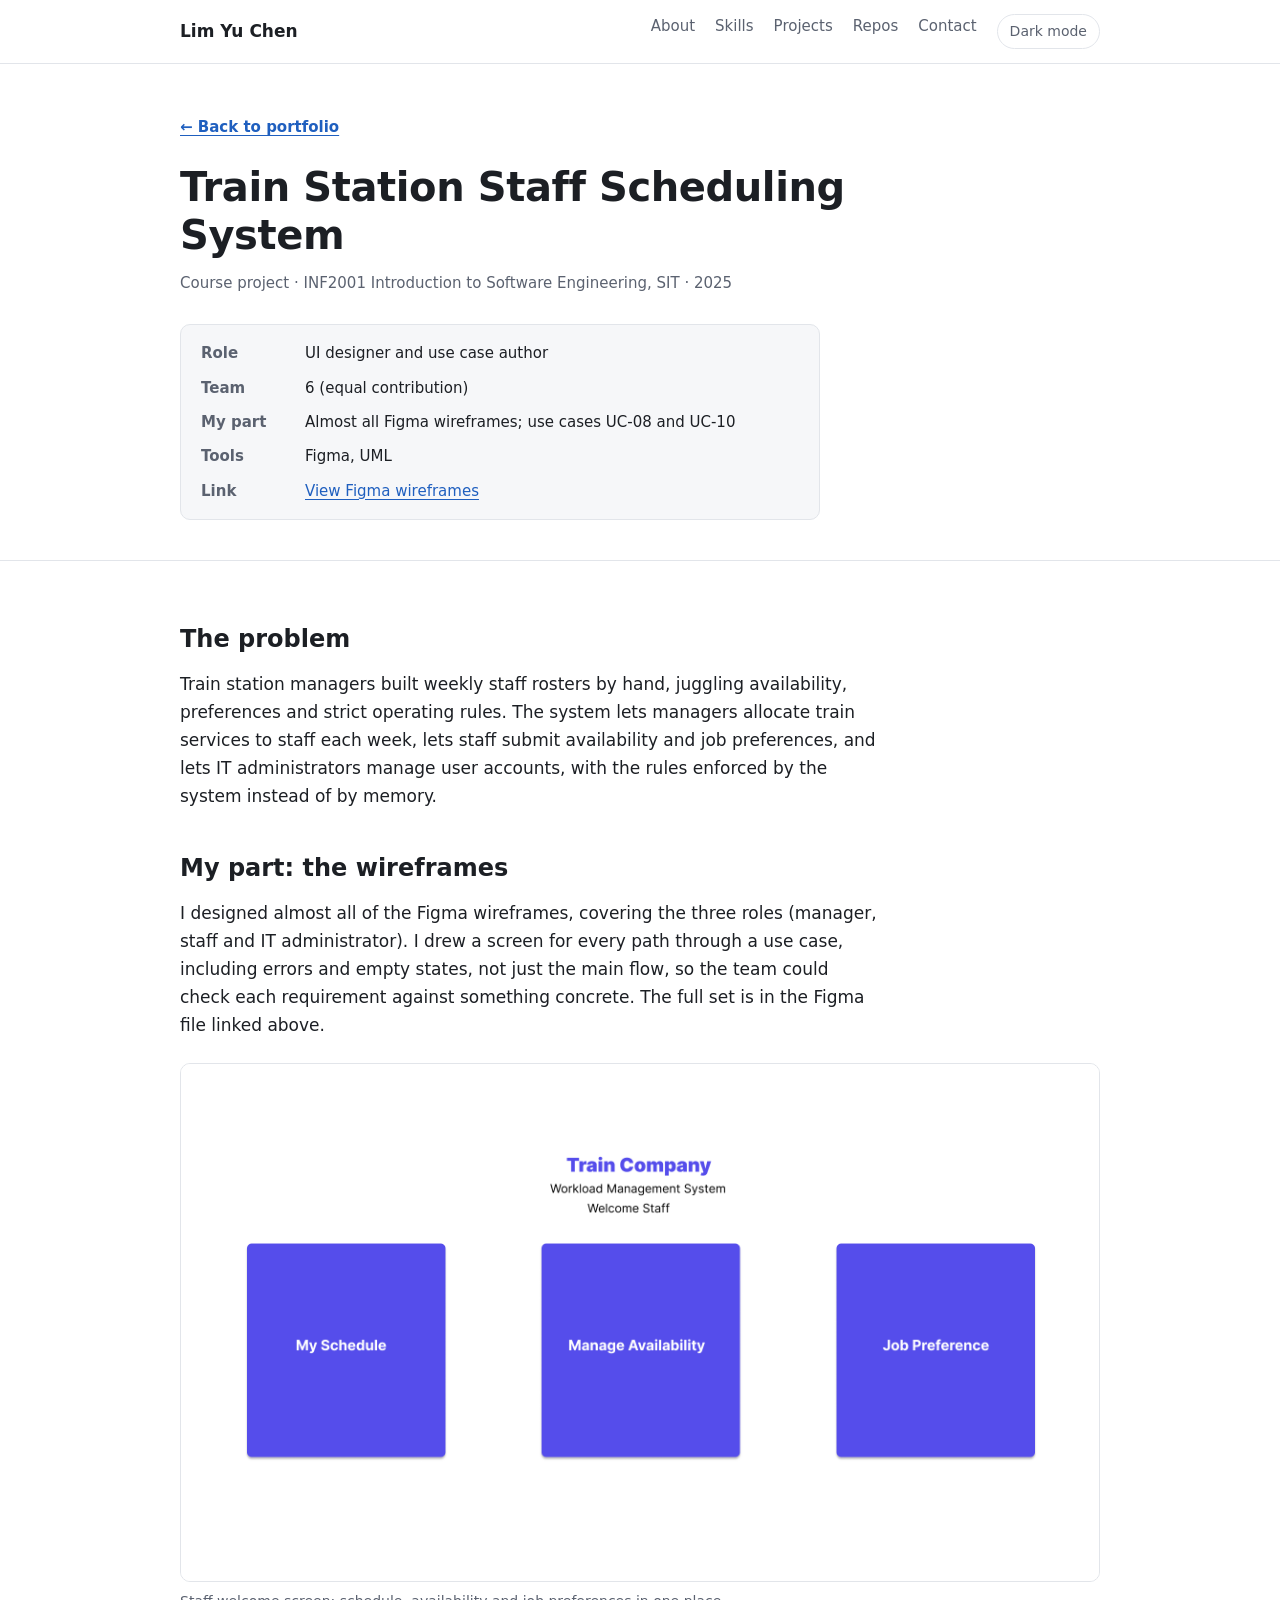
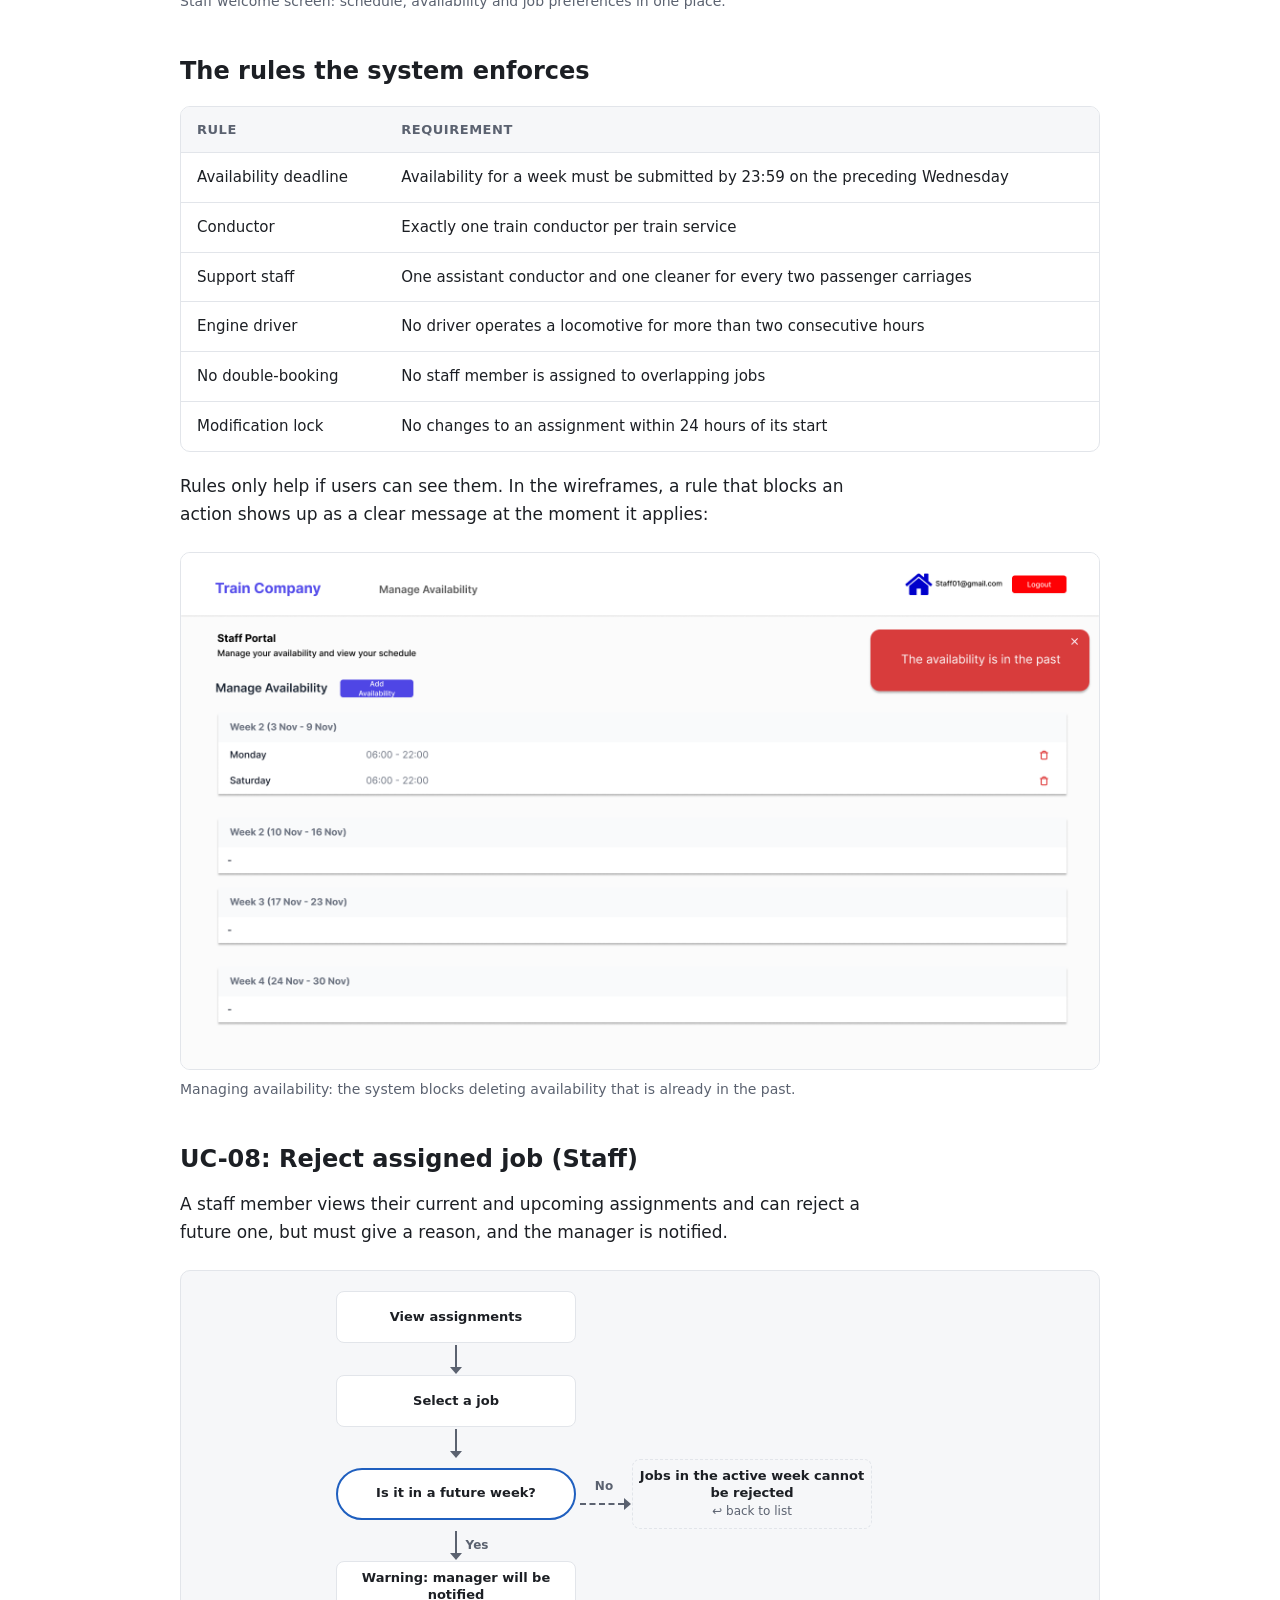
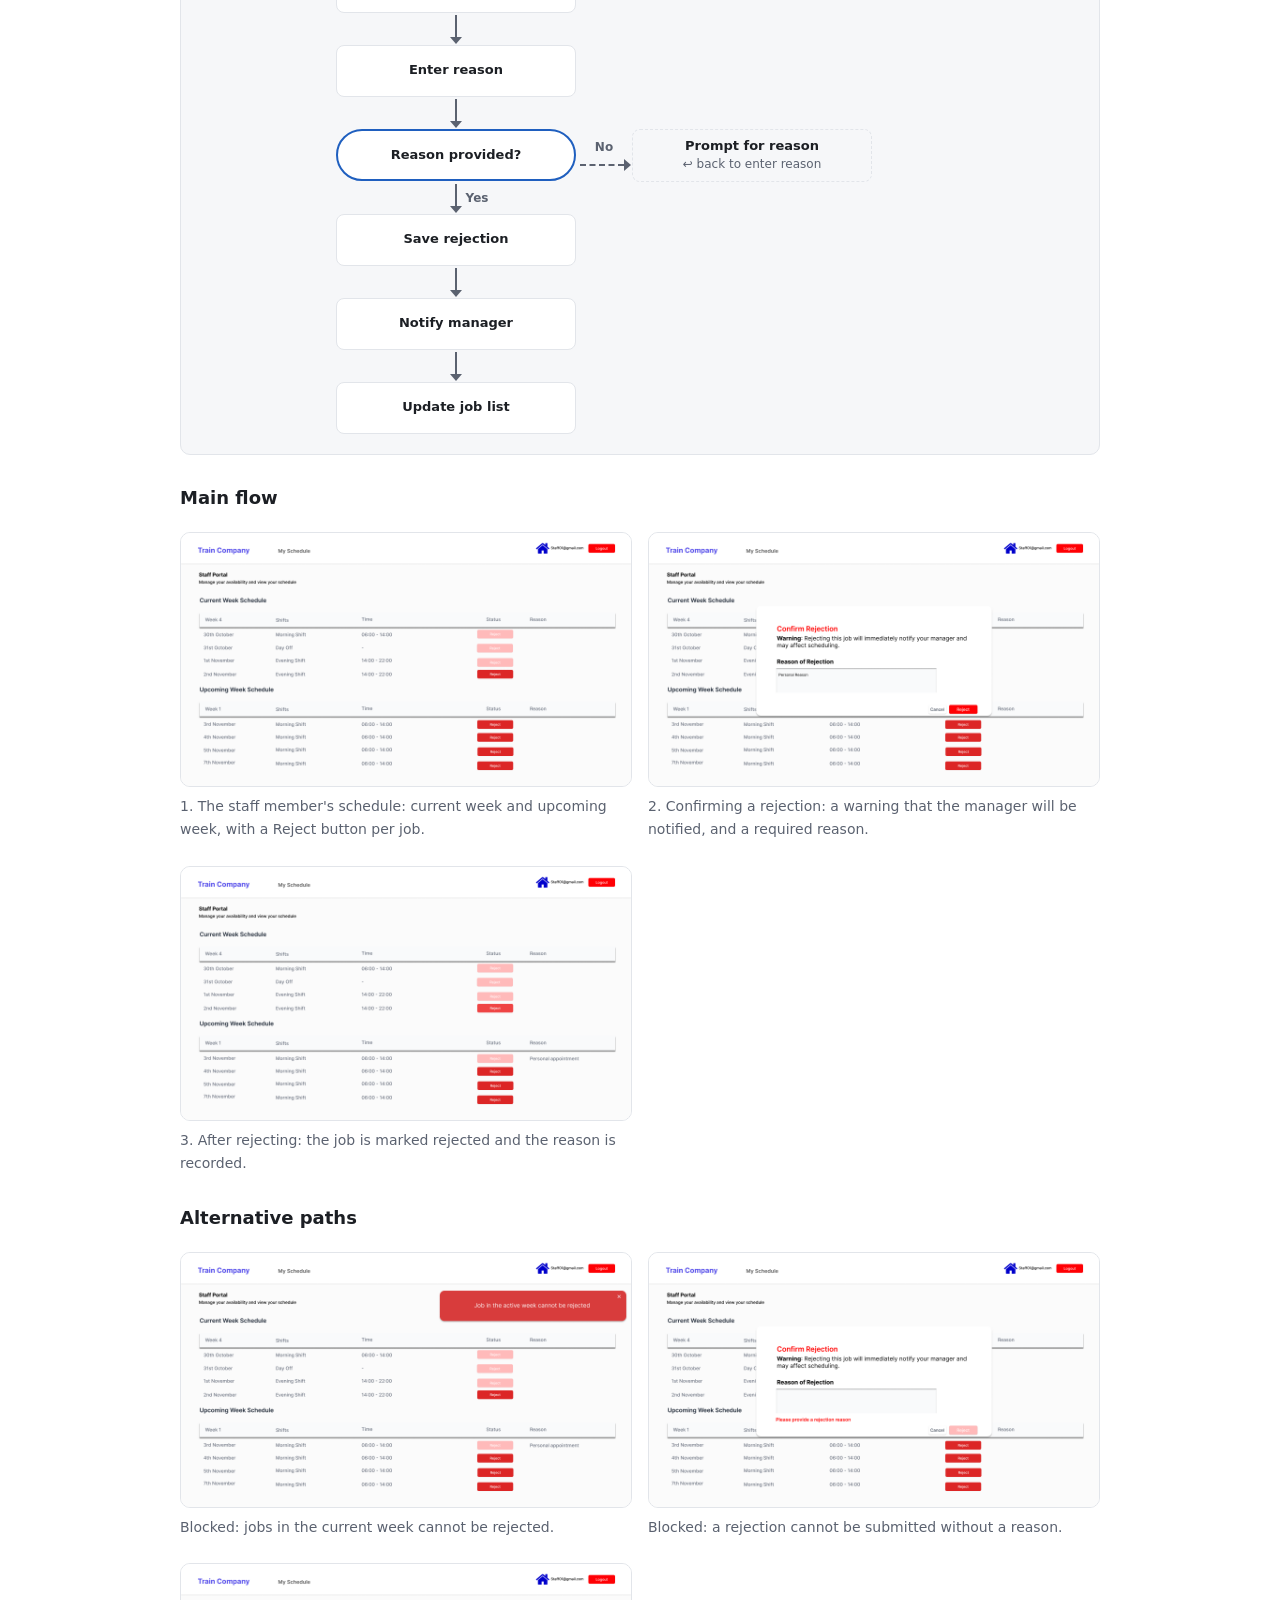
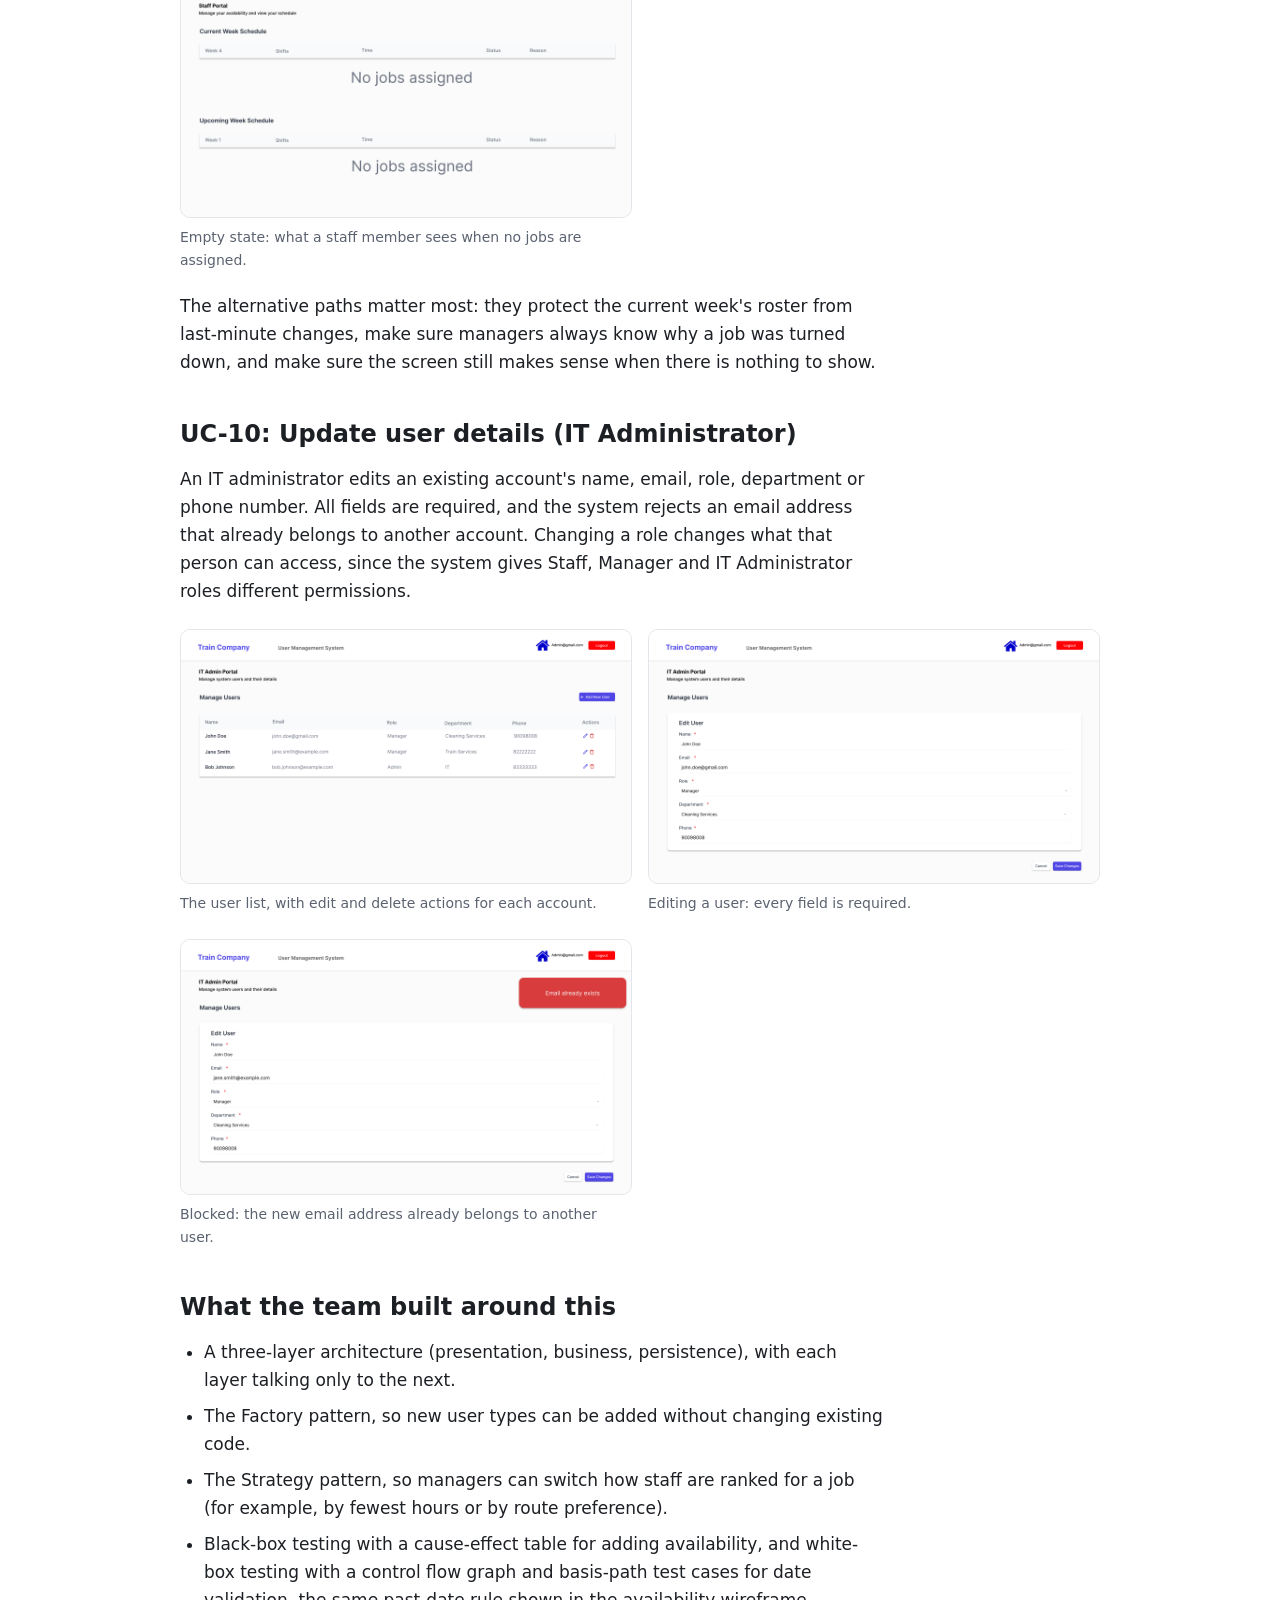
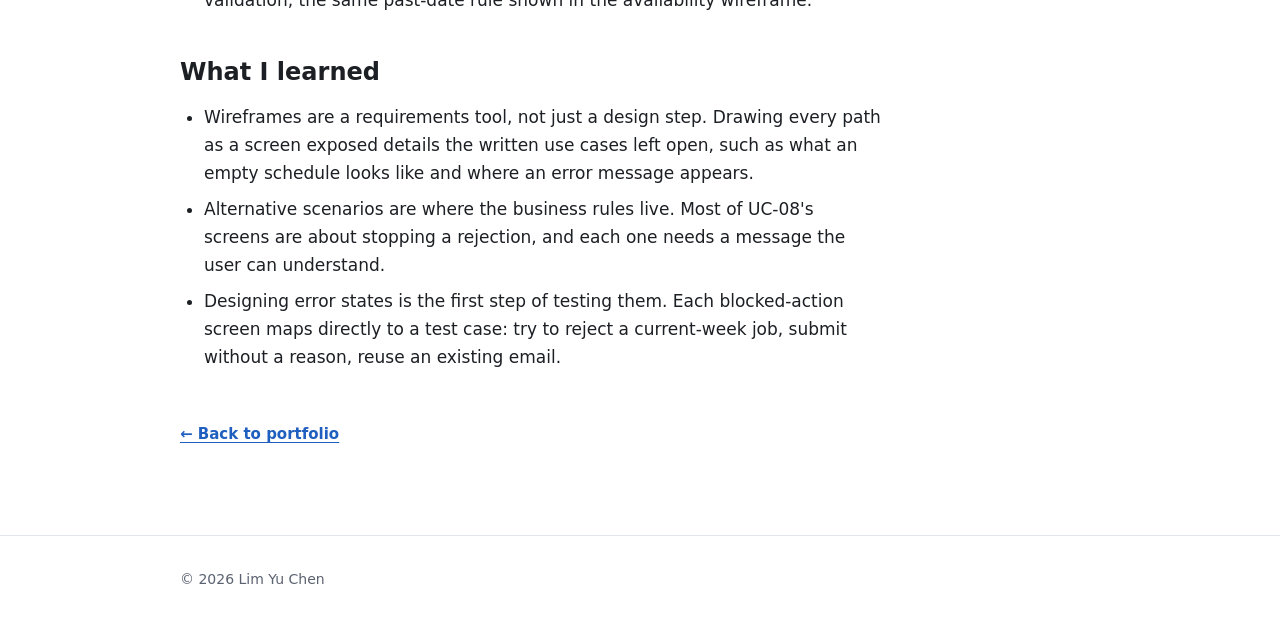
<file: public/scheduling.html>
<!doctype html>
<html lang="en">
<head>
  <meta charset="utf-8">
  <meta name="viewport" content="width=device-width, initial-scale=1">
  <title>Train Station Staff Scheduling System | Lim Yu Chen</title>
  <meta name="description" content="Case study: Figma wireframes and use cases for a train station staff scheduling system that enforces rostering rules.">
  <link rel="stylesheet" href="styles.css">
</head>
<body>
  <script>
    // Apply the theme before first paint to avoid a flash of the wrong colours.
    (function () {
      var stored = null;
      try { stored = sessionStorage.getItem("theme"); } catch (e) {}
      var dark = stored ? stored === "dark" : matchMedia("(prefers-color-scheme: dark)").matches;
      document.body.classList.toggle("dark", dark);
    })();
  </script>
  <header class="site-header">
    <nav class="container nav" aria-label="Main">
      <a class="nav-name" href="index.html#hero">Lim Yu Chen</a>
      <ul class="nav-links">
        <li><a href="index.html#about">About</a></li>
        <li><a href="index.html#skills">Skills</a></li>
        <li><a href="index.html#projects">Projects</a></li>
        <li><a href="index.html#repos">Repos</a></li>
        <li><a href="index.html#contact">Contact</a></li>
        <li><button type="button" class="theme-toggle" id="theme-toggle" aria-pressed="false">Dark mode</button></li>
      </ul>
    </nav>
  </header>

  <main>
    <section id="hero" class="case-hero">
      <div class="container">
        <a class="back-link" href="index.html#projects">← Back to portfolio</a>
        <h1>Train Station Staff Scheduling System</h1>
        <p class="case-meta">Course project · INF2001 Introduction to Software Engineering, SIT · 2025</p>

        <dl class="at-a-glance" aria-label="At a glance">
          <div>
            <dt>Role</dt>
            <dd>UI designer and use case author</dd>
          </div>
          <div>
            <dt>Team</dt>
            <dd>6 (equal contribution)</dd>
          </div>
          <div>
            <dt>My part</dt>
            <dd>Almost all Figma wireframes; use cases UC-08 and UC-10</dd>
          </div>
          <div>
            <dt>Tools</dt>
            <dd>Figma, UML</dd>
          </div>
          <div>
            <dt>Link</dt>
            <dd><a href="https://www.figma.com/design/fdSWLuWIiKrwcCBHg0YOWa/ISE-Train-and-Employee-management" target="_blank" rel="noopener noreferrer">View Figma wireframes</a></dd>
          </div>
        </dl>
      </div>
    </section>

    <section class="case-study">
      <div class="container">
        <h2>The problem</h2>
        <p class="prose">Train station managers built weekly staff rosters by hand, juggling availability, preferences and strict operating rules. The system lets managers allocate train services to staff each week, lets staff submit availability and job preferences, and lets IT administrators manage user accounts, with the rules enforced by the system instead of by memory.</p>

        <h2>My part: the wireframes</h2>
        <p class="prose">I designed almost all of the Figma wireframes, covering the three roles (manager, staff and IT administrator). I drew a screen for every path through a use case, including errors and empty states, not just the main flow, so the team could check each requirement against something concrete. The full set is in the Figma file linked above.</p>

        <figure class="screenshot">
          <a href="img/scheduling/staff-welcome.png" target="_blank" rel="noopener">
            <img src="img/scheduling/staff-welcome.png" width="1920" height="1080" loading="lazy"
              alt="Wireframe of the staff welcome screen for the Train Company Workload Management System, headed 'Welcome Staff', with three large buttons: My Schedule, Manage Availability and Job Preference.">
          </a>
          <figcaption>Staff welcome screen: schedule, availability and job preferences in one place.</figcaption>
        </figure>

        <h2>The rules the system enforces</h2>
        <div class="table-scroll" role="region" aria-label="Scheduling rules" tabindex="0">
          <table class="checklist compare-table">
            <thead>
              <tr>
                <th scope="col">Rule</th>
                <th scope="col">Requirement</th>
              </tr>
            </thead>
            <tbody>
              <tr>
                <td>Availability deadline</td>
                <td>Availability for a week must be submitted by 23:59 on the preceding Wednesday</td>
              </tr>
              <tr>
                <td>Conductor</td>
                <td>Exactly one train conductor per train service</td>
              </tr>
              <tr>
                <td>Support staff</td>
                <td>One assistant conductor and one cleaner for every two passenger carriages</td>
              </tr>
              <tr>
                <td>Engine driver</td>
                <td>No driver operates a locomotive for more than two consecutive hours</td>
              </tr>
              <tr>
                <td>No double-booking</td>
                <td>No staff member is assigned to overlapping jobs</td>
              </tr>
              <tr>
                <td>Modification lock</td>
                <td>No changes to an assignment within 24 hours of its start</td>
              </tr>
            </tbody>
          </table>
        </div>

        <p class="prose">Rules only help if users can see them. In the wireframes, a rule that blocks an action shows up as a clear message at the moment it applies:</p>

        <figure class="screenshot">
          <a href="img/scheduling/staff-availability-delete.png" target="_blank" rel="noopener">
            <img src="img/scheduling/staff-availability-delete.png" width="1920" height="1080" loading="lazy"
              alt="Wireframe of the staff Manage Availability screen listing availability by week, with Monday and Saturday from 06:00 to 22:00 in the first week and delete icons beside them. A red message in the corner reads 'The availability is in the past'.">
          </a>
          <figcaption>Managing availability: the system blocks deleting availability that is already in the past.</figcaption>
        </figure>

        <h2>UC-08: Reject assigned job (Staff)</h2>
        <p class="prose">A staff member views their current and upcoming assignments and can reject a future one, but must give a reason, and the manager is notified.</p>

        <figure class="flowchart-figure">
          <ol class="flowchart" aria-label="UC-08 flow">
            <li class="fc-step"><span class="flow-box fc-node">View assignments</span></li>
            <li class="fc-step"><span class="flow-box fc-node">Select a job</span></li>
            <li class="fc-step fc-decision">
              <span class="flow-box fc-node">Is it in a future week?</span>
              <span class="fc-alt">
                <span class="fc-alt-arrow">No</span>
                <span class="flow-box fc-alt-node">Jobs in the active week cannot be rejected <small>↩ back to list</small></span>
              </span>
              <span class="fc-yes">Yes</span>
            </li>
            <li class="fc-step"><span class="flow-box fc-node">Warning: manager will be notified</span></li>
            <li class="fc-step"><span class="flow-box fc-node">Enter reason</span></li>
            <li class="fc-step fc-decision">
              <span class="flow-box fc-node">Reason provided?</span>
              <span class="fc-alt">
                <span class="fc-alt-arrow">No</span>
                <span class="flow-box fc-alt-node">Prompt for reason <small>↩ back to enter reason</small></span>
              </span>
              <span class="fc-yes">Yes</span>
            </li>
            <li class="fc-step"><span class="flow-box fc-node">Save rejection</span></li>
            <li class="fc-step"><span class="flow-box fc-node">Notify manager</span></li>
            <li class="fc-step"><span class="flow-box fc-node">Update job list</span></li>
          </ol>
        </figure>

        <h3>Main flow</h3>
        <div class="gallery">
          <figure class="screenshot">
            <a href="img/scheduling/view-schedule.png" target="_blank" rel="noopener">
              <img src="img/scheduling/view-schedule.png" width="1920" height="1080" loading="lazy"
                alt="Wireframe of the staff My Schedule screen with a Current Week Schedule table and an Upcoming Week Schedule table. Each row shows a date, shift, time and a Reject button; the Reject buttons for past days in the current week are faded.">
            </a>
            <figcaption>1. The staff member's schedule: current week and upcoming week, with a Reject button per job.</figcaption>
          </figure>
          <figure class="screenshot">
            <a href="img/scheduling/reject-confirm.png" target="_blank" rel="noopener">
              <img src="img/scheduling/reject-confirm.png" width="1920" height="1080" loading="lazy"
                alt="Wireframe of a Confirm Rejection dialog over the schedule. A warning says rejecting the job will immediately notify the manager and may affect scheduling, and a Reason of Rejection box contains 'Personal Reason', with Cancel and Reject buttons.">
            </a>
            <figcaption>2. Confirming a rejection: a warning that the manager will be notified, and a required reason.</figcaption>
          </figure>
          <figure class="screenshot">
            <a href="img/scheduling/reject-done.png" target="_blank" rel="noopener">
              <img src="img/scheduling/reject-done.png" width="1920" height="1080" loading="lazy"
                alt="Wireframe of the schedule after a rejection. In the upcoming week, the 3rd November morning shift's Reject button is faded and the Reason column shows 'Personal appointment'.">
            </a>
            <figcaption>3. After rejecting: the job is marked rejected and the reason is recorded.</figcaption>
          </figure>
        </div>

        <h3>Alternative paths</h3>
        <div class="gallery">
          <figure class="screenshot">
            <a href="img/scheduling/reject-active-week.png" target="_blank" rel="noopener">
              <img src="img/scheduling/reject-active-week.png" width="1920" height="1080" loading="lazy"
                alt="Wireframe of the schedule with a red message at the top right reading 'Job in the active week cannot be rejected'.">
            </a>
            <figcaption>Blocked: jobs in the current week cannot be rejected.</figcaption>
          </figure>
          <figure class="screenshot">
            <a href="img/scheduling/reject-reason-empty.png" target="_blank" rel="noopener">
              <img src="img/scheduling/reject-reason-empty.png" width="1920" height="1080" loading="lazy"
                alt="Wireframe of the Confirm Rejection dialog with an empty reason box, red text reading 'Please provide a rejection reason' below it, and the Reject button greyed out.">
            </a>
            <figcaption>Blocked: a rejection cannot be submitted without a reason.</figcaption>
          </figure>
          <figure class="screenshot">
            <a href="img/scheduling/schedule-empty.png" target="_blank" rel="noopener">
              <img src="img/scheduling/schedule-empty.png" width="1920" height="1080" loading="lazy"
                alt="Wireframe of the staff My Schedule screen where both the current week and upcoming week tables show 'No jobs assigned'.">
            </a>
            <figcaption>Empty state: what a staff member sees when no jobs are assigned.</figcaption>
          </figure>
        </div>

        <p class="prose">The alternative paths matter most: they protect the current week's roster from last-minute changes, make sure managers always know why a job was turned down, and make sure the screen still makes sense when there is nothing to show.</p>

        <h2>UC-10: Update user details (IT Administrator)</h2>
        <p class="prose">An IT administrator edits an existing account's name, email, role, department or phone number. All fields are required, and the system rejects an email address that already belongs to another account. Changing a role changes what that person can access, since the system gives Staff, Manager and IT Administrator roles different permissions.</p>

        <div class="gallery">
          <figure class="screenshot">
            <a href="img/scheduling/admin-users.png" target="_blank" rel="noopener">
              <img src="img/scheduling/admin-users.png" width="1920" height="1080" loading="lazy"
                alt="Wireframe of the IT Admin Portal's Manage Users screen: a table of three users with name, email, role, department and phone columns, edit and delete icons for each row, and an Add New User button.">
            </a>
            <figcaption>The user list, with edit and delete actions for each account.</figcaption>
          </figure>
          <figure class="screenshot">
            <a href="img/scheduling/admin-edit-user.png" target="_blank" rel="noopener">
              <img src="img/scheduling/admin-edit-user.png" width="1920" height="1080" loading="lazy"
                alt="Wireframe of the Edit User form with Name, Email, Role, Department and Phone fields, each marked with a red asterisk as required, and Cancel and Save Changes buttons.">
            </a>
            <figcaption>Editing a user: every field is required.</figcaption>
          </figure>
          <figure class="screenshot">
            <a href="img/scheduling/admin-duplicate-email.png" target="_blank" rel="noopener">
              <img src="img/scheduling/admin-duplicate-email.png" width="1920" height="1080" loading="lazy"
                alt="Wireframe of the Edit User form where the email has been changed to another user's address, with a red message at the top right reading 'Email already exists'.">
            </a>
            <figcaption>Blocked: the new email address already belongs to another user.</figcaption>
          </figure>
        </div>

        <h2>What the team built around this</h2>
        <ul class="prose-list">
          <li>A three-layer architecture (presentation, business, persistence), with each layer talking only to the next.</li>
          <li>The Factory pattern, so new user types can be added without changing existing code.</li>
          <li>The Strategy pattern, so managers can switch how staff are ranked for a job (for example, by fewest hours or by route preference).</li>
          <li>Black-box testing with a cause-effect table for adding availability, and white-box testing with a control flow graph and basis-path test cases for date validation, the same past-date rule shown in the availability wireframe.</li>
        </ul>

        <h2>What I learned</h2>
        <ul class="prose-list">
          <li>Wireframes are a requirements tool, not just a design step. Drawing every path as a screen exposed details the written use cases left open, such as what an empty schedule looks like and where an error message appears.</li>
          <li>Alternative scenarios are where the business rules live. Most of UC-08's screens are about stopping a rejection, and each one needs a message the user can understand.</li>
          <li>Designing error states is the first step of testing them. Each blocked-action screen maps directly to a test case: try to reject a current-week job, submit without a reason, reuse an existing email.</li>
        </ul>

        <p class="case-footer-link"><a class="back-link" href="index.html#projects">← Back to portfolio</a></p>
      </div>
    </section>
  </main>

  <button type="button" class="back-to-top" id="back-to-top" aria-label="Back to top" hidden>↑ Top</button>

  <footer class="site-footer">
    <div class="container">
      <p>© <span id="year">2026</span> Lim Yu Chen</p>
    </div>
  </footer>

  <script src="script.js"></script>
</body>
</html>
</file>
<file: public/styles.css>
:root {
  --bg: #ffffff;
  --bg-alt: #f6f7f9;
  --text: #1c1f24;
  --muted: #5b6270;
  --border: #e2e5ea;
  --accent: #1f5fbf;
  --accent-text: #ffffff;
  --pass: #1a7f37;
  --fail: #b42318;
  --radius: 10px;
  --max: 960px;
  color-scheme: light;
}

body.dark {
  --bg: #111418;
  --bg-alt: #171b21;
  --text: #e6e8eb;
  --muted: #9aa2ae;
  --border: #2a3039;
  --accent: #6ea8ff;
  --accent-text: #0b1220;
  --pass: #6fdc8c;
  --fail: #ff8a80;
  color-scheme: dark;
}

*,
*::before,
*::after {
  box-sizing: border-box;
}

html {
  scroll-behavior: smooth;
  scroll-padding-top: 4.5rem;
}

body {
  margin: 0;
  background: var(--bg);
  color: var(--text);
  font-family: system-ui, -apple-system, "Segoe UI", Roboto, "Helvetica Neue", Arial, sans-serif;
  font-size: 1.0625rem;
  line-height: 1.65;
  -webkit-font-smoothing: antialiased;
}

a {
  color: var(--accent);
  text-underline-offset: 0.2em;
}

a:hover {
  text-decoration-thickness: 2px;
}

:focus-visible {
  outline: 2px solid var(--accent);
  outline-offset: 3px;
}

h1,
h2,
h3,
h4 {
  line-height: 1.2;
  margin: 0 0 0.75rem;
}

h2 {
  font-size: 1.5rem;
  margin-bottom: 1.5rem;
}

h3 {
  font-size: 1.0625rem;
}

ul {
  list-style: none;
  margin: 0;
  padding: 0;
}

.container {
  max-width: var(--max);
  margin: 0 auto;
  padding-inline: 1.25rem;
}

section {
  padding-block: 4rem;
}

section:nth-of-type(even) {
  background: var(--bg-alt);
}

.prose {
  max-width: 65ch;
  margin: 0;
}

.subheading {
  margin-top: 2.25rem;
}

.detail-list {
  max-width: 65ch;
  padding-left: 1.25rem;
  list-style: disc;
  color: var(--muted);
}

.detail-list li + li {
  margin-top: 0.4rem;
}

/* Header */
.site-header {
  position: sticky;
  top: 0;
  z-index: 10;
  background: color-mix(in srgb, var(--bg) 92%, transparent);
  backdrop-filter: blur(8px);
  border-bottom: 1px solid var(--border);
}

.nav {
  display: flex;
  flex-wrap: wrap;
  align-items: center;
  justify-content: space-between;
  gap: 0.5rem 1.5rem;
  padding-block: 0.875rem;
}

.nav-name {
  font-weight: 700;
  color: var(--text);
  text-decoration: none;
}

.nav-links {
  display: flex;
  flex-wrap: wrap;
  gap: 0.25rem 1.25rem;
  font-size: 0.9375rem;
}

.nav-links a {
  color: var(--muted);
  text-decoration: none;
}

.nav-links a:hover {
  color: var(--text);
}

.theme-toggle {
  padding: 0.3rem 0.75rem;
  border: 1px solid var(--border);
  border-radius: 999px;
  background: transparent;
  color: var(--muted);
  font: inherit;
  font-size: 0.875rem;
  cursor: pointer;
}

.theme-toggle:hover {
  border-color: var(--accent);
  color: var(--text);
}

/* Hero */
.hero {
  padding-block: 6rem 5rem;
}

.hero h1 {
  font-size: clamp(2.25rem, 7vw, 3.5rem);
  letter-spacing: -0.02em;
}

.tagline {
  font-size: clamp(1.125rem, 2.5vw, 1.3125rem);
  color: var(--muted);
  max-width: 40ch;
  margin: 0 0 2rem;
}

.link-row {
  display: flex;
  flex-wrap: wrap;
  gap: 0.75rem;
}

.button {
  display: inline-block;
  padding: 0.6rem 1.2rem;
  border: 1px solid var(--border);
  border-radius: var(--radius);
  color: var(--text);
  font-weight: 600;
  font-size: 0.9375rem;
  text-decoration: none;
  transition: border-color 0.15s, background-color 0.15s;
}

.button:hover {
  border-color: var(--accent);
}

.button-primary {
  background: var(--accent);
  border-color: var(--accent);
  color: var(--accent-text);
}

/* Skills */
.tags {
  display: flex;
  flex-wrap: wrap;
  gap: 0.5rem;
}

.tags li {
  padding: 0.35rem 0.85rem;
  border: 1px solid var(--border);
  border-radius: 999px;
  background: var(--bg);
  font-size: 0.9375rem;
}

/* Cards */
.card-grid {
  display: grid;
  grid-template-columns: repeat(auto-fill, minmax(min(100%, 260px), 1fr));
  gap: 1rem;
}

.card {
  display: flex;
  flex-direction: column;
  padding: 1.25rem;
  border: 1px solid var(--border);
  border-radius: var(--radius);
  background: var(--bg);
  min-width: 0;
}

.card h3,
.card h4 {
  font-size: 1.0625rem;
  overflow-wrap: anywhere;
}

.card h3 a,
.card h4 a {
  color: var(--text);
  text-decoration: none;
}

.card h3 a:hover,
.card h4 a:hover {
  color: var(--accent);
}

/* Project track tabs */
.project-tabs {
  display: flex;
  flex-wrap: wrap;
  gap: 0.5rem;
  margin-bottom: 1.25rem;
  padding-bottom: 0.75rem;
  border-bottom: 1px solid var(--border);
}

.project-tabs[hidden] {
  display: none;
}

.project-tab {
  padding: 0.4rem 1rem;
  border: 1px solid var(--border);
  border-radius: 999px;
  background: var(--bg-alt);
  color: var(--text);
  font: inherit;
  font-size: 0.9375rem;
  font-weight: 600;
  line-height: 1.4;
  cursor: pointer;
}

.project-tab:hover {
  border-color: var(--accent);
  color: var(--accent);
}

.project-tab[aria-selected="true"] {
  border-color: var(--accent);
  background: var(--accent);
  color: var(--accent-text);
}

.project-tab:focus-visible {
  outline: 2px solid var(--accent);
  outline-offset: 3px;
}

.project-card[hidden] {
  display: none;
}

.card p {
  margin: 0;
  color: var(--muted);
  font-size: 0.9375rem;
  flex-grow: 1;
}

.card-meta {
  display: flex;
  flex-wrap: wrap;
  gap: 1rem;
  margin-top: 1rem;
  font-size: 0.875rem;
  color: var(--muted);
}

/* Topic lists: tighter spacing with a dot between items. */
ul.card-meta {
  gap: 0.25rem 0.5rem;
}

ul.card-meta li + li::before {
  content: "·";
  margin-right: 0.5rem;
}

.card-link {
  align-self: flex-start;
  margin-top: 1rem;
  font-size: 0.9375rem;
  font-weight: 600;
}

/* Case study pages */
.case-hero {
  padding-block: 3rem 2.5rem;
}

.case-hero h1 {
  font-size: clamp(1.75rem, 5vw, 2.5rem);
  letter-spacing: -0.01em;
  max-width: 30ch;
}

.back-link {
  display: inline-block;
  margin-bottom: 1.5rem;
  font-size: 0.9375rem;
  font-weight: 600;
}

.case-meta {
  margin: 0;
  color: var(--muted);
  font-size: 0.9375rem;
}

section.case-study {
  background: var(--bg);
  border-top: 1px solid var(--border);
}

.case-study h2 {
  margin: 2.75rem 0 1rem;
}

.case-study h2:first-child {
  margin-top: 0;
}

.case-study .prose + .prose,
.case-study .prose-list + .prose {
  margin-top: 1rem;
}

.prose-list {
  max-width: 65ch;
  margin: 1rem 0 0;
  padding-left: 1.5rem;
}

ul.prose-list {
  list-style: disc;
}

.prose-list li + li {
  margin-top: 0.5rem;
}

.case-footer-link {
  margin: 3rem 0 0;
}

/* Wide tables scroll inside their own box so the page never scrolls sideways. */
.table-scroll {
  margin-top: 1.25rem;
  overflow-x: auto;
  border: 1px solid var(--border);
  border-radius: var(--radius);
}

.checklist {
  width: 100%;
  min-width: 40rem;
  border-collapse: collapse;
  font-size: 0.9375rem;
}

.checklist th,
.checklist td {
  padding: 0.75rem 1rem;
  text-align: left;
  vertical-align: top;
  border-bottom: 1px solid var(--border);
}

.checklist th {
  background: var(--bg-alt);
  font-size: 0.8125rem;
  text-transform: uppercase;
  letter-spacing: 0.04em;
  color: var(--muted);
}

.checklist tbody tr:last-child td {
  border-bottom: 0;
}

.checklist td:first-child {
  white-space: nowrap;
  font-variant-numeric: tabular-nums;
}

/* Text comparison tables: every column wraps, and the last isn't muted. */
.compare-table td:first-child {
  white-space: normal;
}

.checklist.compare-table td:last-child {
  color: var(--text);
}

.checklist td:last-child {
  color: var(--muted);
}

.result {
  font-weight: 700;
}

.result-pass {
  color: var(--pass);
}

.result-fail {
  color: var(--fail);
}

/* At-a-glance summary box */
.at-a-glance {
  display: grid;
  gap: 0.6rem;
  max-width: 40rem;
  margin: 1.75rem 0 0;
  padding: 1rem 1.25rem;
  border: 1px solid var(--border);
  border-radius: var(--radius);
  background: var(--bg-alt);
  font-size: 0.9375rem;
}

.at-a-glance div {
  display: grid;
  grid-template-columns: 5.5rem 1fr;
  gap: 0 1rem;
}

.at-a-glance dt {
  color: var(--muted);
  font-weight: 600;
}

.at-a-glance dd {
  margin: 0;
  min-width: 0;
}

/* Inline code and code blocks */
code {
  font-family: ui-monospace, SFMono-Regular, Consolas, "Liberation Mono", Menlo, monospace;
  font-size: 0.875em;
  overflow-wrap: anywhere;
}

.code-block {
  max-width: 100%;
  margin: 1.25rem 0 0;
  padding: 1rem 1.25rem;
  overflow-x: auto;
  border: 1px solid var(--border);
  border-radius: var(--radius);
  background: var(--bg-alt);
  font-size: 0.9375rem;
  line-height: 1.55;
}

.code-block code {
  font-size: 0.875rem;
  overflow-wrap: normal;
}

/* Screenshots and diagrams */
.screenshot,
.flow-diagram {
  margin: 1.5rem 0 0;
}

/* Case-study images always fit the text column. */
.case-study img,
.case-hero .screenshot img {
  display: block;
  max-width: 100%;
  height: auto;
  border: 1px solid var(--border);
  border-radius: var(--radius);
}

/* Flow diagram: a row of boxes joined by CSS-drawn arrows; stacks on narrow screens. */
.flow-diagram {
  padding: 1.25rem 1rem;
  border: 1px solid var(--border);
  border-radius: var(--radius);
  background: var(--bg-alt);
}

.flow {
  --box-h: 4.25rem;
  --gap: 1.5rem;
  display: flex;
  align-items: flex-end;
  max-width: 48rem;
  margin: 0 auto;
  padding: 0;
  list-style: none;
}

.flow-step {
  position: relative;
  display: flex;
  flex-direction: column;
  flex: 1 1 0;
  min-width: 0;
}

.flow-step-fed {
  flex-grow: 1.4;
}

.flow-step + .flow-step {
  margin-left: var(--gap);
}

/* Main arrow: a line in the gap before each step, ending in a head. */
.flow-step + .flow-step::before,
.flow-step + .flow-step::after {
  content: "";
  position: absolute;
}

.flow-step + .flow-step::before {
  left: calc(-1 * var(--gap) + 2px);
  bottom: calc(var(--box-h) / 2 - 1px);
  width: calc(var(--gap) - 10px);
  border-top: 2px solid var(--muted);
}

.flow-step + .flow-step::after {
  left: -8px;
  bottom: calc(var(--box-h) / 2 - 6px);
  border: 6px solid transparent;
  border-right: 0;
  border-left: 7px solid var(--muted);
}

.flow-box {
  display: flex;
  flex-direction: column;
  justify-content: center;
  align-items: center;
  min-height: var(--box-h);
  padding: 0.5rem 0.4rem;
  border: 1.5px solid var(--border);
  border-radius: 8px;
  background: var(--bg);
  color: var(--text);
  font-size: 0.8125rem;
  font-weight: 600;
  line-height: 1.3;
  text-align: center;
  overflow-wrap: anywhere;
}

.flow-box small {
  display: block;
  margin-top: 0.15rem;
  color: var(--muted);
  font-size: 0.75rem;
  font-weight: 400;
}

.flow-box-mine {
  border: 2px solid var(--accent);
}

.flow-box-mine small {
  color: var(--accent);
  font-weight: 600;
}

.flow-box-external {
  border-style: dashed;
  background: transparent;
}

/* Dashed feed arrow from the shipping module into cost calculation. */
.flow-feed {
  position: relative;
  height: 1.75rem;
}

.flow-feed::before,
.flow-feed::after {
  content: "";
  position: absolute;
}

.flow-feed::before {
  top: 2px;
  bottom: 7px;
  left: calc(50% - 1px);
  border-left: 2px dashed var(--muted);
}

.flow-feed::after {
  bottom: 0;
  left: calc(50% - 6px);
  border: 6px solid transparent;
  border-bottom: 0;
  border-top: 7px solid var(--muted);
}

.flow-note {
  max-width: 48rem;
  margin: 1rem auto 0;
  color: var(--muted);
  font-size: 0.875rem;
  text-align: center;
}

.case-study .flow-diagram + .prose {
  margin-top: 1.25rem;
}

/* Diagrams whose last step branches downward: align steps by their top edge. */
.flow-top {
  align-items: flex-start;
}

.flow-top .flow-step + .flow-step::before {
  bottom: auto;
  top: calc(var(--box-h) / 2 - 1px);
}

.flow-top .flow-step + .flow-step::after {
  bottom: auto;
  top: calc(var(--box-h) / 2 - 6px);
}

.flow-step-wide {
  flex-grow: 2;
}

.flow-branches {
  display: flex;
  gap: 0.75rem;
  margin-top: 1.75rem;
}

.flow-branches .flow-box {
  position: relative;
  flex: 1 1 0;
  min-width: 0;
}

/* Each branch gets a short arrow down from the step above. */
.flow-branches .flow-box::before,
.flow-branches .flow-box::after {
  content: "";
  position: absolute;
}

.flow-branches .flow-box::before {
  top: calc(-1.75rem + 2px);
  left: calc(50% - 1px);
  height: calc(1.75rem - 10px);
  border-left: 2px solid var(--muted);
}

.flow-branches .flow-box::after {
  top: -8px;
  left: calc(50% - 6px);
  border: 6px solid transparent;
  border-bottom: 0;
  border-top: 7px solid var(--muted);
}

/* Sub-headings and spacing inside case studies. */
.case-study h3 {
  margin: 2rem 0 0.75rem;
  font-size: 1.125rem;
}

.case-study h2 + h3 {
  margin-top: 0;
}

.case-study .table-scroll + .prose {
  margin-top: 1.25rem;
}

.case-study .flowchart-figure + .prose {
  margin-top: 1.25rem;
}

/* Vertical flowchart: steps run down the left, and a decision's "No" path branches right. */
.flowchart-figure {
  margin: 1.5rem 0 0;
  padding: 1.25rem 1rem;
  border: 1px solid var(--border);
  border-radius: var(--radius);
  background: var(--bg-alt);
}

.flowchart {
  --node-w: 15rem;
  --box-h: 3.25rem;
  --gap: 2rem;
  max-width: 38rem;
  margin: 0 auto;
  padding: 0;
  list-style: none;
}

.fc-step {
  position: relative;
  display: flex;
  align-items: center;
}

.fc-step + .fc-step {
  margin-top: var(--gap);
}

.fc-step + .fc-step::before,
.fc-step + .fc-step::after {
  content: "";
  position: absolute;
}

.fc-step + .fc-step::before {
  top: calc(-1 * var(--gap) + 2px);
  left: calc(var(--node-w) / 2 - 1px);
  height: calc(var(--gap) - 10px);
  border-left: 2px solid var(--muted);
}

.fc-step + .fc-step::after {
  top: -8px;
  left: calc(var(--node-w) / 2 - 6px);
  border: 6px solid transparent;
  border-bottom: 0;
  border-top: 7px solid var(--muted);
}

.fc-node {
  flex: 0 0 var(--node-w);
}

/* Decisions are pill-shaped with an accent outline. */
.fc-decision .fc-node {
  border: 2px solid var(--accent);
  border-radius: 999px;
}

.fc-yes {
  position: absolute;
  top: 100%;
  left: calc(var(--node-w) / 2 + 0.6rem);
  color: var(--muted);
  font-size: 0.75rem;
  font-weight: 600;
  line-height: var(--gap);
}

.fc-alt {
  display: flex;
  align-items: center;
  flex: 1 1 auto;
  min-width: 0;
}

/* "No" label sits above a dashed arrow pointing at the alternative outcome. */
.fc-alt-arrow {
  position: relative;
  flex: 0 0 3.5rem;
  padding-bottom: 0.9rem;
  color: var(--muted);
  font-size: 0.75rem;
  font-weight: 600;
  text-align: center;
}

.fc-alt-arrow::before,
.fc-alt-arrow::after {
  content: "";
  position: absolute;
}

.fc-alt-arrow::before {
  left: 4px;
  right: 8px;
  bottom: calc(0.45rem - 1px);
  border-top: 2px dashed var(--muted);
}

.fc-alt-arrow::after {
  right: 1px;
  bottom: calc(0.45rem - 6px);
  border: 6px solid transparent;
  border-right: 0;
  border-left: 7px solid var(--muted);
}

.fc-alt-node {
  flex: 1 1 auto;
  min-width: 0;
  max-width: 15rem;
  border-style: dashed;
  background: transparent;
}

@media (max-width: 40rem) {
  .flowchart {
    --node-w: 52%;
  }

  .fc-alt-arrow {
    flex-basis: 2.25rem;
  }

  .fc-alt-node {
    font-size: 0.75rem;
  }
}

/* Screenshot captions, and pairs or galleries shown in two columns on wide screens. */
.screenshot figcaption {
  margin-top: 0.5rem;
  color: var(--muted);
  font-size: 0.875rem;
}

.screenshot-pair,
.gallery {
  display: grid;
  gap: 1.5rem 1rem;
  margin-top: 1.5rem;
}

.screenshot-pair .screenshot,
.gallery .screenshot {
  margin: 0;
  min-width: 0;
}

@media (min-width: 40rem) {
  .screenshot-pair,
  .gallery {
    grid-template-columns: repeat(2, minmax(0, 1fr));
  }
}

.case-study .gallery + .prose {
  margin-top: 1.25rem;
}

/* Tall phone screenshots: capped at 20rem wide, three across on wide screens. */
@media (min-width: 60rem) {
  .gallery-phones {
    grid-template-columns: repeat(3, minmax(0, 1fr));
  }
}

.gallery-phones .screenshot,
.screenshot-phone {
  width: 100%;
  max-width: 20rem;
}

.gallery-phones .screenshot {
  justify-self: center;
}

.case-study .screenshot-phone {
  margin-inline: auto;
}

/* Diagrams always span the text column. */
.screenshot-full img {
  width: 100%;
}

/* Images with transparent areas sit on white, so dark artwork stays visible in dark mode. */
.screenshot-transparent img {
  background: #fff;
}

/* A row of four portrait images (label drafts, stories): 1 column, 2 on tablets, 4 across on wide screens. */
@media (min-width: 60rem) {
  .gallery-row-4 {
    grid-template-columns: repeat(4, minmax(0, 1fr));
  }
}

/* Colour palette: real swatches with their hex codes; 2 across on phones, 4 on wider screens. */
.swatches {
  display: grid;
  grid-template-columns: repeat(2, minmax(0, 1fr));
  gap: 1rem;
  max-width: 40rem;
  margin: 1.5rem 0 0;
  padding: 0;
  list-style: none;
}

@media (min-width: 40rem) {
  .swatches {
    grid-template-columns: repeat(4, minmax(0, 1fr));
  }
}

.swatch {
  margin: 0;
}

.swatch-chip {
  display: block;
  height: 4.5rem;
  border: 1px solid var(--border);
  border-radius: var(--radius);
  background: var(--swatch);
}

.swatch-hex {
  display: block;
  margin-top: 0.5rem;
  font-family: ui-monospace, SFMono-Regular, Consolas, monospace;
  font-weight: 600;
}

.swatch-role {
  display: block;
  color: var(--muted);
  font-size: 0.875rem;
}

.case-study .swatches + .prose {
  margin-top: 1.25rem;
}

/* Word samples: pill-shaped tags grouped by category, all in one neutral style. */
.word-samples {
  display: grid;
  grid-template-columns: repeat(auto-fit, minmax(min(100%, 15rem), 1fr));
  gap: 1rem 1.5rem;
  margin-top: 1.5rem;
}

.word-group {
  min-width: 0;
}

.case-study .word-group-label {
  margin: 0 0 0.5rem;
  color: var(--muted);
  font-size: 0.8125rem;
  font-weight: 700;
  letter-spacing: 0.06em;
  text-transform: uppercase;
}

.pill-list {
  display: flex;
  flex-wrap: wrap;
  gap: 0.4rem;
}

.pill-list li,
.flow-pills span {
  padding: 0.2rem 0.65rem;
  border: 1px solid var(--border);
  border-radius: 999px;
  background: var(--bg);
  color: var(--text);
  font-size: 0.8125rem;
  line-height: 1.4;
  overflow-wrap: anywhere;
}

/* Diagrams whose boxes differ in height: centre the row and put arrows at mid-height. */
.flow-center {
  align-items: center;
}

.flow-center .flow-step + .flow-step::before {
  bottom: auto;
  top: calc(50% - 1px);
}

.flow-center .flow-step + .flow-step::after {
  bottom: auto;
  top: calc(50% - 6px);
}

@media (max-width: 40rem) {
  .flow-center {
    align-items: stretch;
  }

  .flow-center .flow-step + .flow-step::before {
    top: calc(-1 * var(--gap) + 2px);
  }

  .flow-center .flow-step + .flow-step::after {
    top: -8px;
  }
}

/* Mini pills inside a diagram box. */
.flow-pills {
  display: flex;
  flex-wrap: wrap;
  justify-content: center;
  gap: 0.25rem;
  margin-top: 0.35rem;
}

.flow-pills span {
  padding: 0.05rem 0.45rem;
  background: var(--bg-alt);
  font-size: 0.6875rem;
  font-weight: 500;
}

.case-study .word-samples + .prose,
.case-study .word-samples + h3 {
  margin-top: 2rem;
}

/* An image that opens a case study sits flush with the top of the section. */
.case-study .case-lead-image {
  margin-top: 0;
}

.case-study .screenshot + .prose {
  margin-top: 1.25rem;
}

/* Solution principles as small cards: 1 column, then 2 x 2, then 4 across. */
.principle-grid {
  display: grid;
  grid-template-columns: minmax(0, 1fr);
  gap: 1rem;
  margin-top: 1.5rem;
}

@media (min-width: 40rem) {
  .principle-grid {
    grid-template-columns: repeat(2, minmax(0, 1fr));
  }
}

@media (min-width: 60rem) {
  .principle-grid {
    grid-template-columns: repeat(4, minmax(0, 1fr));
  }
}

.principle {
  min-width: 0;
  padding: 1rem 1.1rem;
  border: 1px solid var(--border);
  border-top: 3px solid var(--accent);
  border-radius: var(--radius);
  background: var(--bg-alt);
}

.case-study .principle h3 {
  margin: 0 0 0.35rem;
  font-size: 1rem;
}

.principle p {
  margin: 0;
  color: var(--muted);
  font-size: 0.9375rem;
}

/* Lyrics: a quiet block with each stanza's lines kept as written. */
.lyrics {
  max-width: 40rem;
  margin-top: 1.5rem;
  padding: 1.25rem 1.5rem;
  border-left: 3px solid var(--accent);
  border-radius: 0 var(--radius) var(--radius) 0;
  background: var(--bg-alt);
  color: var(--text);
  font-size: 1rem;
  font-style: italic;
  line-height: 1.75;
}

.stanza {
  margin: 0;
}

.stanza + .stanza {
  margin-top: 1.25rem;
}

.stanza-label {
  display: block;
  margin-bottom: 0.15rem;
  color: var(--muted);
  font-size: 0.75rem;
  font-style: normal;
  font-weight: 700;
  letter-spacing: 0.06em;
  text-transform: uppercase;
}

.case-study .principle-grid + h2,
.case-study .lyrics + h2 {
  margin-top: 2.75rem;
}

/* Stacked branching diagram: centre the steps so both branches hang below the last one. */
@media (max-width: 40rem) {
  .flow-top .flow-step > .flow-box {
    margin-inline: auto;
  }

  .flow-top .flow-step + .flow-step::before {
    top: calc(-1 * var(--gap) + 2px);
    left: calc(50% - 1px);
  }

  .flow-top .flow-step + .flow-step::after {
    top: -8px;
    left: calc(50% - 6px);
  }

  .flow .flow-branches .flow-box {
    width: auto;
  }
}

@media (max-width: 40rem) {
  .flow {
    flex-direction: column;
    align-items: stretch;
  }

  .flow .flow-box {
    width: 55%;
  }

  .flow-step + .flow-step {
    margin-left: 0;
    margin-top: var(--gap);
  }

  /* Main arrows point down, centred on the 55%-wide boxes. */
  .flow-step + .flow-step::before {
    top: calc(-1 * var(--gap) + 2px);
    bottom: auto;
    left: calc(27.5% - 1px);
    width: 0;
    height: calc(var(--gap) - 10px);
    border-top: 0;
    border-left: 2px solid var(--muted);
  }

  .flow-step + .flow-step::after {
    top: -8px;
    bottom: auto;
    left: calc(27.5% - 6px);
    border: 6px solid transparent;
    border-bottom: 0;
    border-top: 7px solid var(--muted);
  }

  /* Shipping sits to the right of cost calculation, feeding it from the side. */
  .flow-step-fed {
    flex-direction: row-reverse;
    align-items: stretch;
  }

  .flow-step-fed .flow-box-external {
    flex: 1 1 0;
    width: auto;
    min-width: 0;
  }

  .flow-feed {
    flex: 0 0 1.75rem;
    height: auto;
  }

  .flow-feed::before {
    top: calc(50% - 1px);
    bottom: auto;
    left: 7px;
    right: 2px;
    border-left: 0;
    border-top: 2px dashed var(--muted);
  }

  .flow-feed::after {
    top: calc(50% - 6px);
    bottom: auto;
    left: 0;
    border: 6px solid transparent;
    border-left: 0;
    border-right: 7px solid var(--muted);
  }
}

/* Cost breakdown table */
.cost-table {
  min-width: 32rem;
}

.cost-table th[scope="row"] {
  background: none;
  font-size: inherit;
  text-transform: none;
  letter-spacing: normal;
  color: var(--text);
  font-weight: 400;
}

.cost-table td:nth-child(n + 2),
.cost-table th[scope="col"]:nth-child(n + 2) {
  text-align: right;
  white-space: nowrap;
  font-variant-numeric: tabular-nums;
}

.cost-table td:last-child {
  color: var(--text);
}

.cost-table tr.cost-row th,
.cost-table tr.cost-row td {
  border-top: 2px solid var(--border);
}

.cost-table tr.cost-total th,
.cost-table tr.cost-total td {
  font-weight: 700;
}

.table-note {
  margin-top: 0.75rem;
  font-size: 0.875rem;
  color: var(--muted);
}

.card .card-context {
  flex-grow: 0;
  margin-bottom: 0.75rem;
  font-size: 0.8125rem;
}

/* Project summary cards: 1 column on phones, 2 on tablets, 3 on wide screens. */
.project-grid {
  grid-template-columns: minmax(0, 1fr);
}

@media (min-width: 40rem) {
  .project-grid {
    grid-template-columns: repeat(2, minmax(0, 1fr));
  }
}

@media (min-width: 60rem) {
  .project-grid {
    grid-template-columns: repeat(3, minmax(0, 1fr));
  }
}

.project-card .card-summary,
.project-card .card-role {
  flex-grow: 0;
}

.project-card .card-role {
  margin-top: 0.6rem;
}

.project-card .card-role strong {
  color: var(--text);
}

/* Links sit at the bottom of the card so they line up across a row. */
.card-links {
  display: flex;
  flex-wrap: wrap;
  gap: 0.5rem 1.25rem;
  margin-top: auto;
  padding-top: 1rem;
}

.card-links .card-link {
  margin-top: 0;
}

.status {
  color: var(--muted);
  margin: 0;
}

.status:empty {
  display: none;
}

/* Contact */
.contact-list {
  margin-top: 1.5rem;
  display: grid;
  gap: 0.75rem;
}

.contact-list li {
  display: flex;
  flex-wrap: wrap;
  gap: 0.25rem 1rem;
}

.contact-list span {
  min-width: 5.5rem;
  color: var(--muted);
}

.contact-list a {
  overflow-wrap: anywhere;
}

/* Back to top */
.back-to-top {
  position: fixed;
  right: 1.25rem;
  bottom: calc(1.25rem + env(safe-area-inset-bottom, 0px));
  z-index: 10;
  padding: 0.6rem 1rem;
  border: 1px solid var(--border);
  border-radius: 999px;
  background: var(--bg);
  color: var(--text);
  font: inherit;
  font-size: 0.875rem;
  font-weight: 600;
  box-shadow: 0 4px 14px rgb(0 0 0 / 0.12);
  cursor: pointer;
}

.back-to-top:hover {
  border-color: var(--accent);
}

.back-to-top[hidden] {
  display: none;
}

/* Footer */
.site-footer {
  border-top: 1px solid var(--border);
  padding-block: 2rem;
  color: var(--muted);
  font-size: 0.875rem;
}

.site-footer p {
  margin: 0;
}

@media (max-width: 600px) {
  section {
    padding-block: 3rem;
  }

  .hero {
    padding-block: 4rem 3.5rem;
  }

  .nav-links {
    gap: 0.25rem 1rem;
  }
}

@media (prefers-reduced-motion: reduce) {
  html {
    scroll-behavior: auto;
  }
}
</file>
